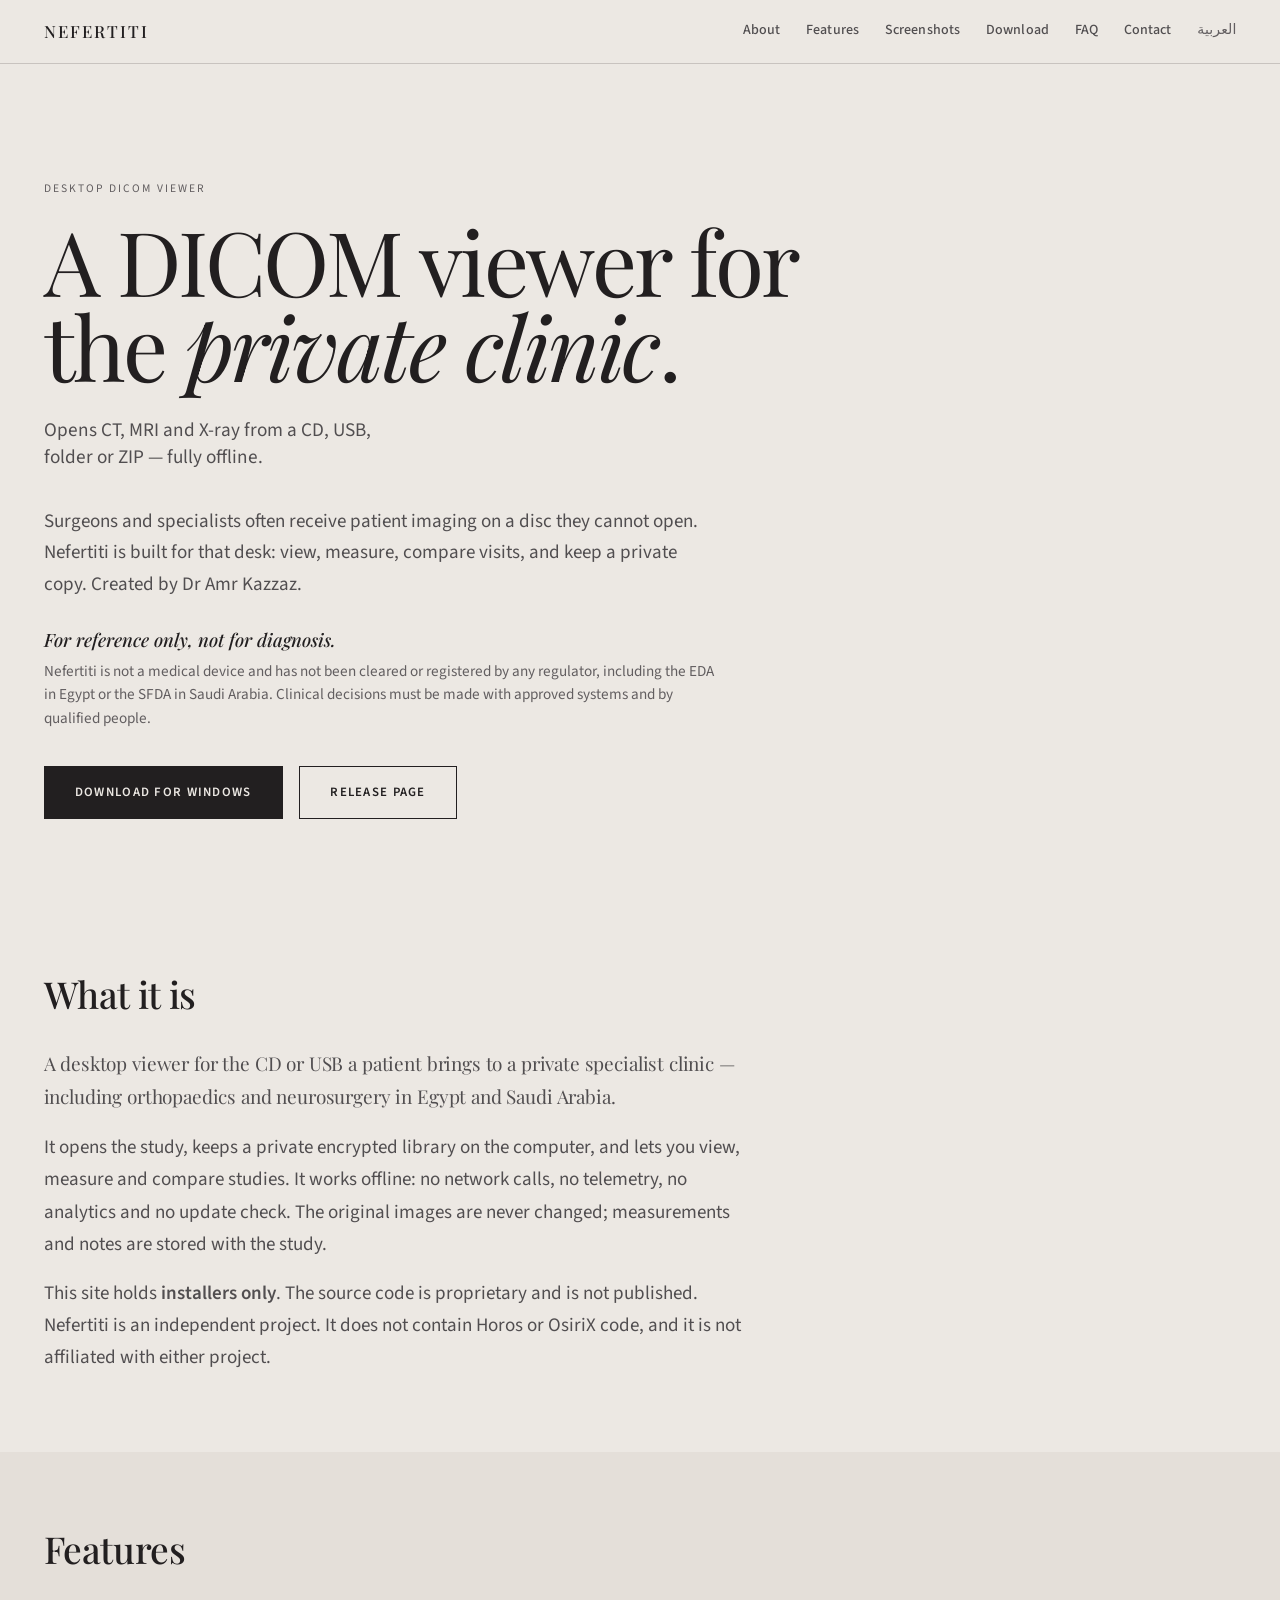
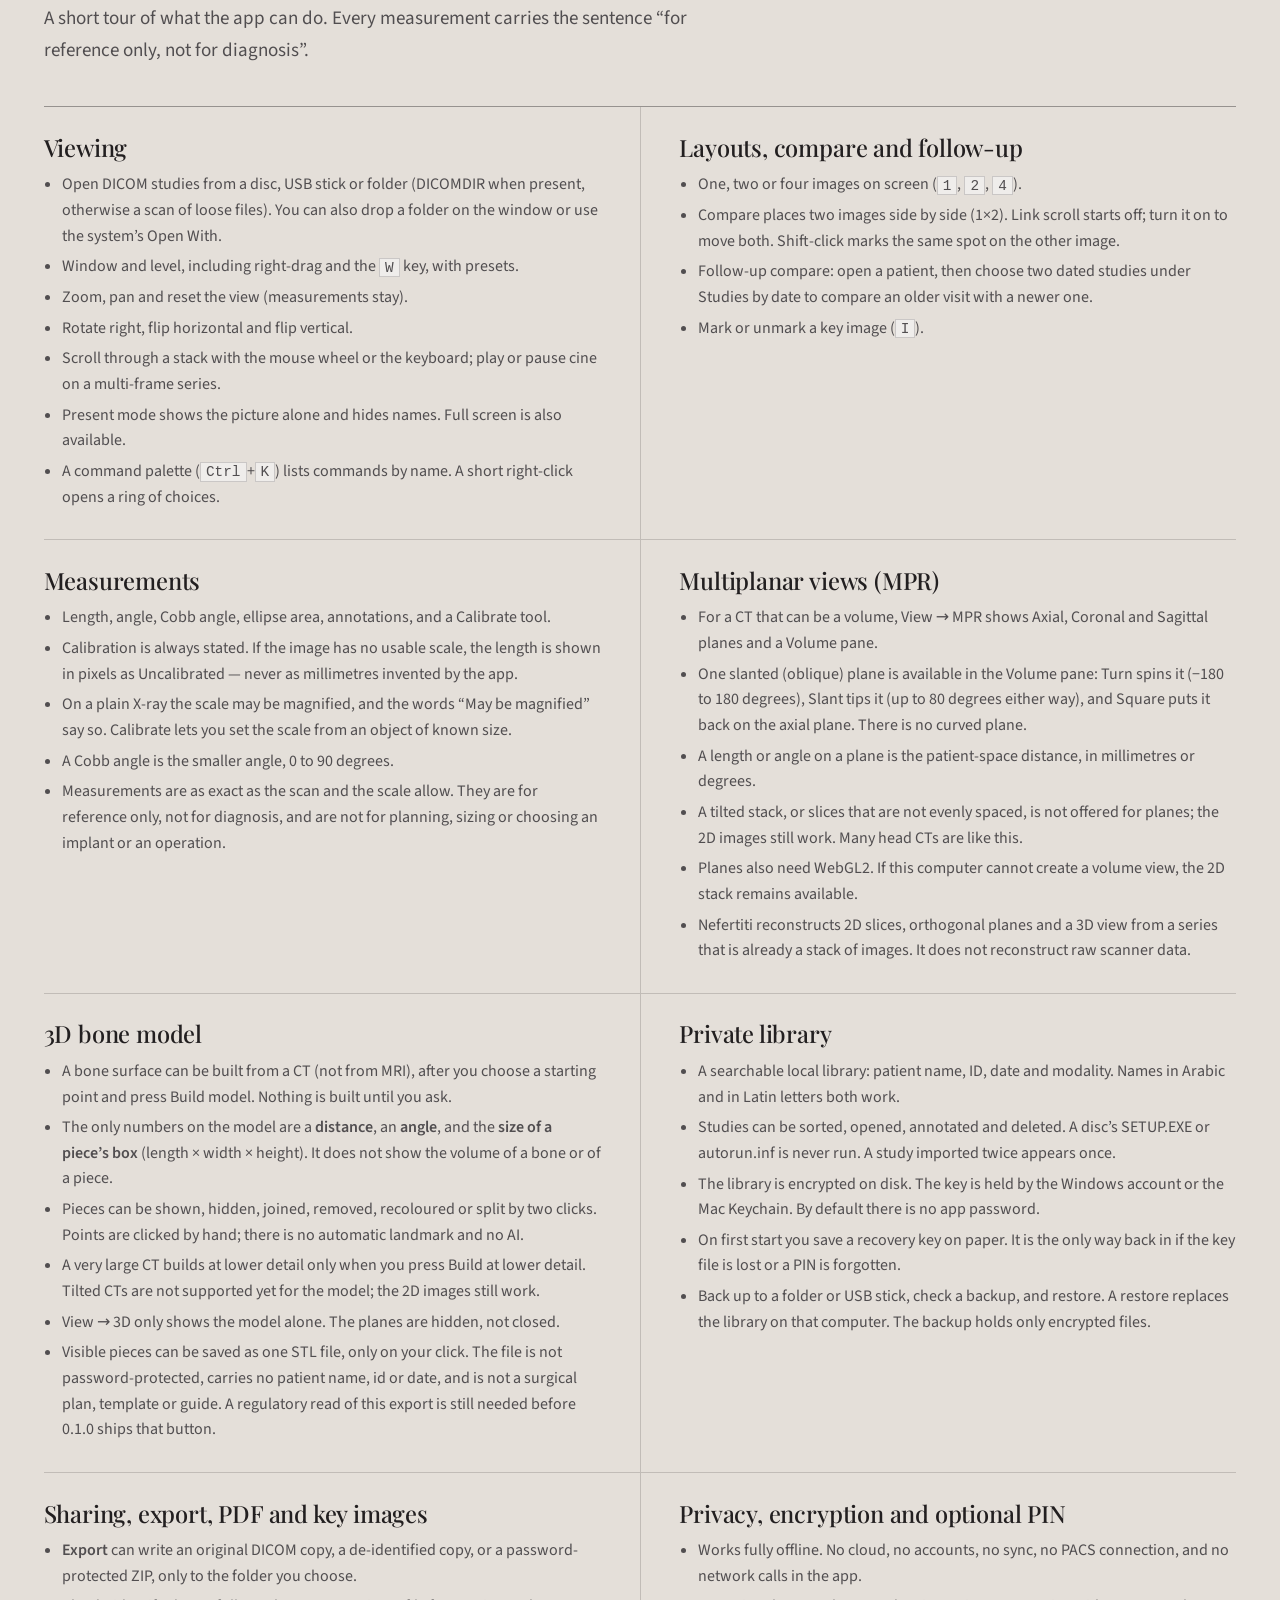
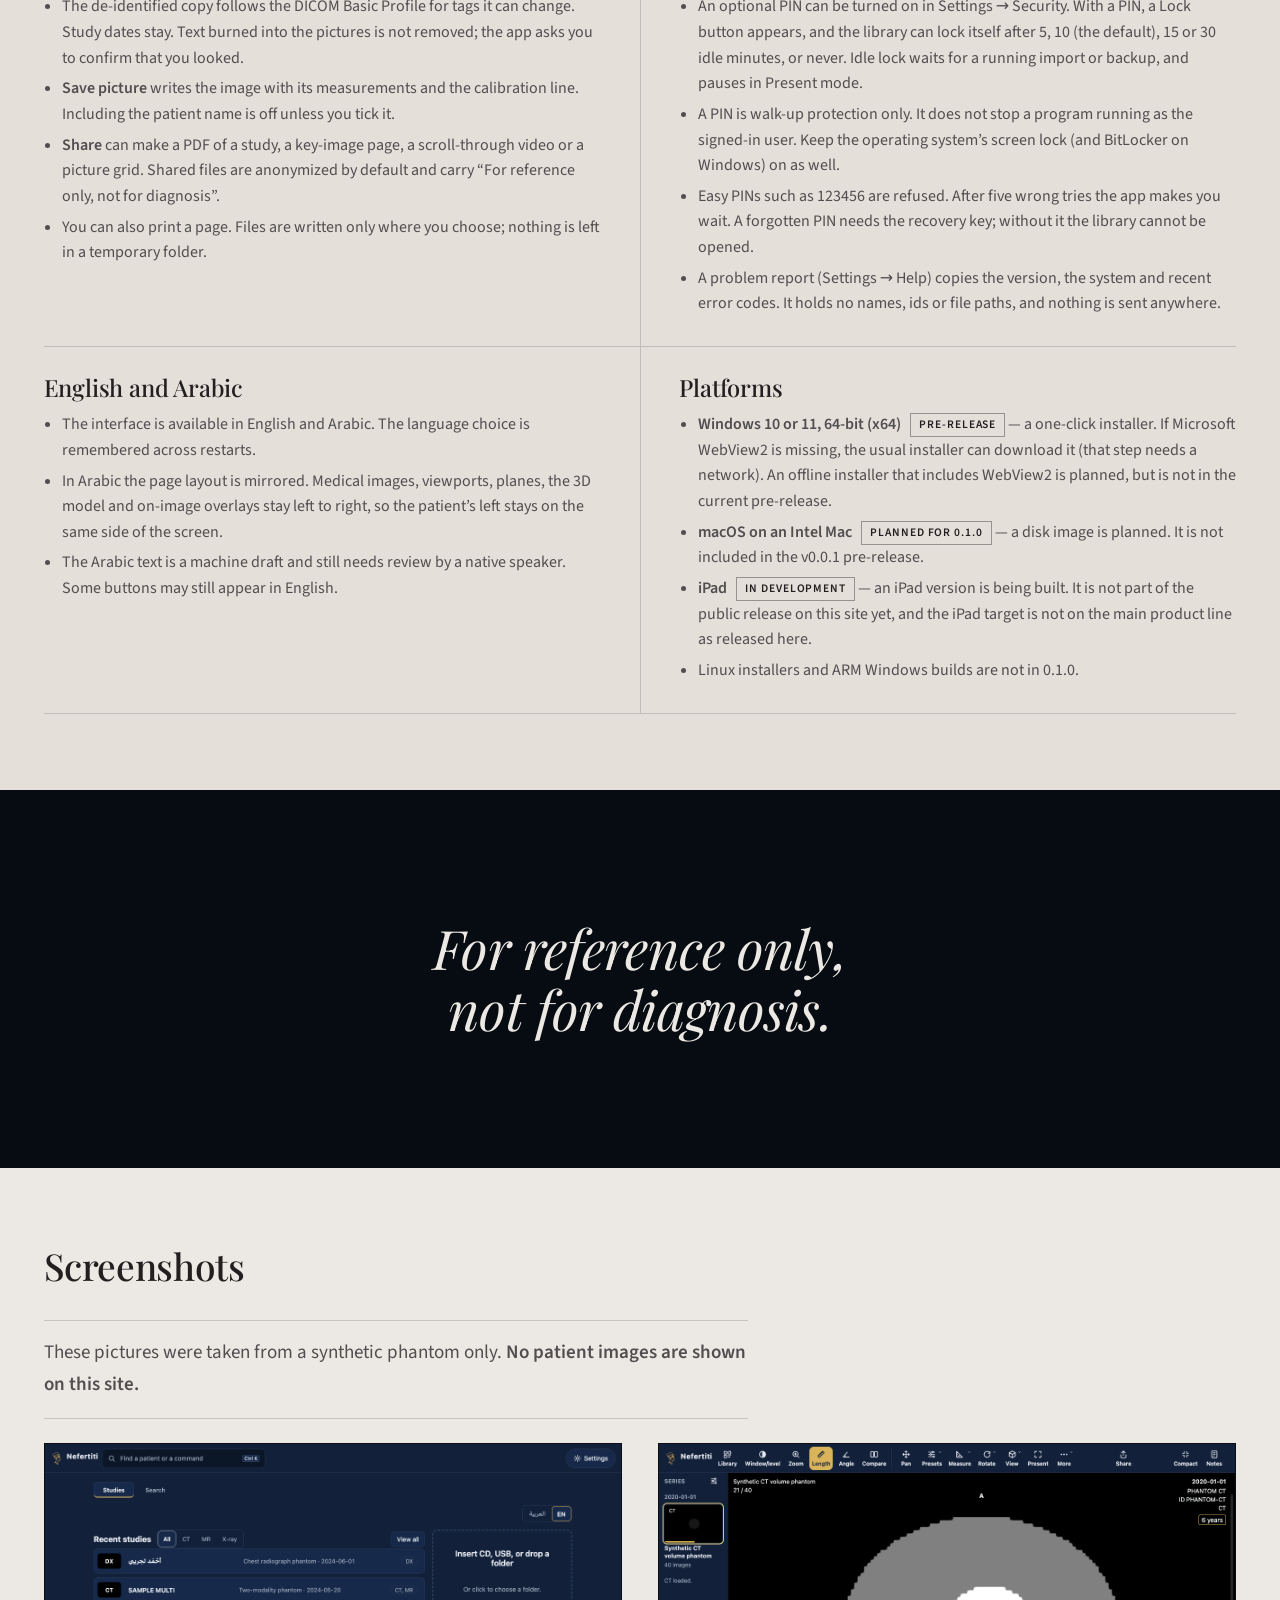
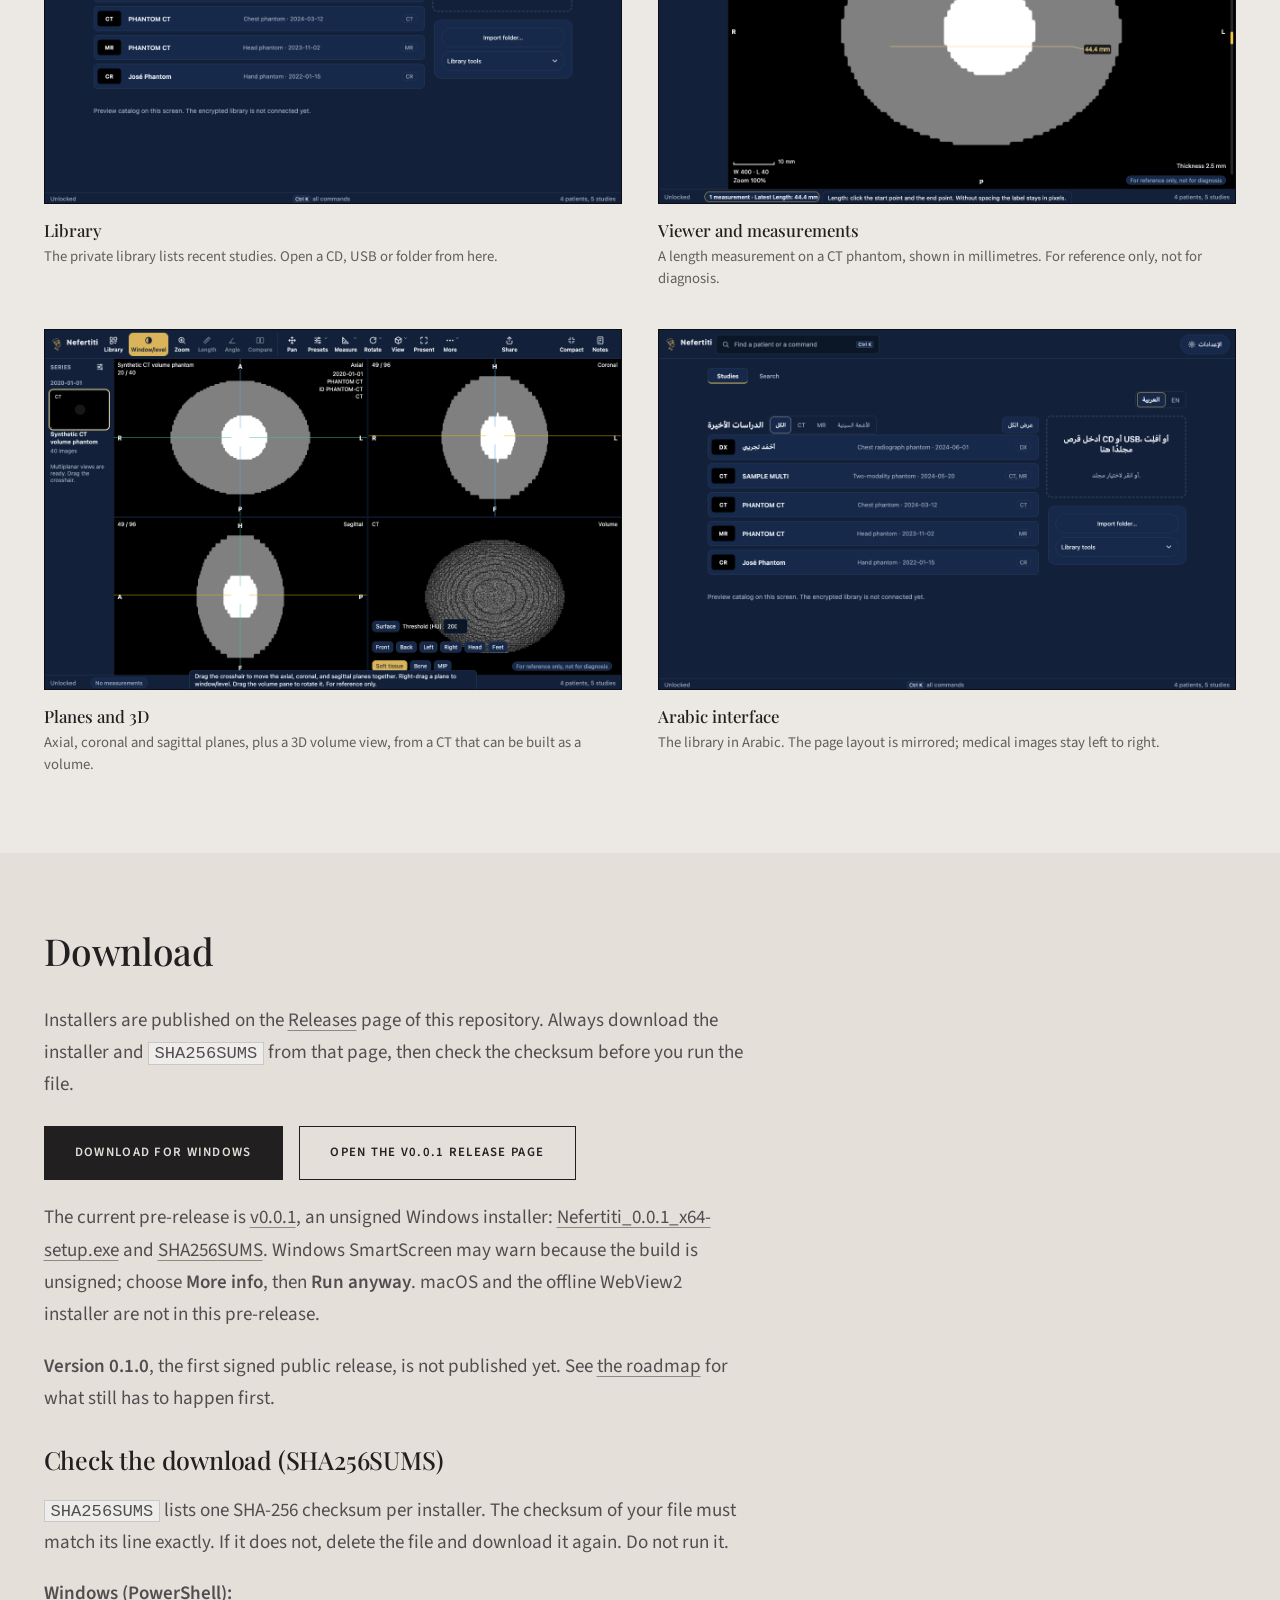
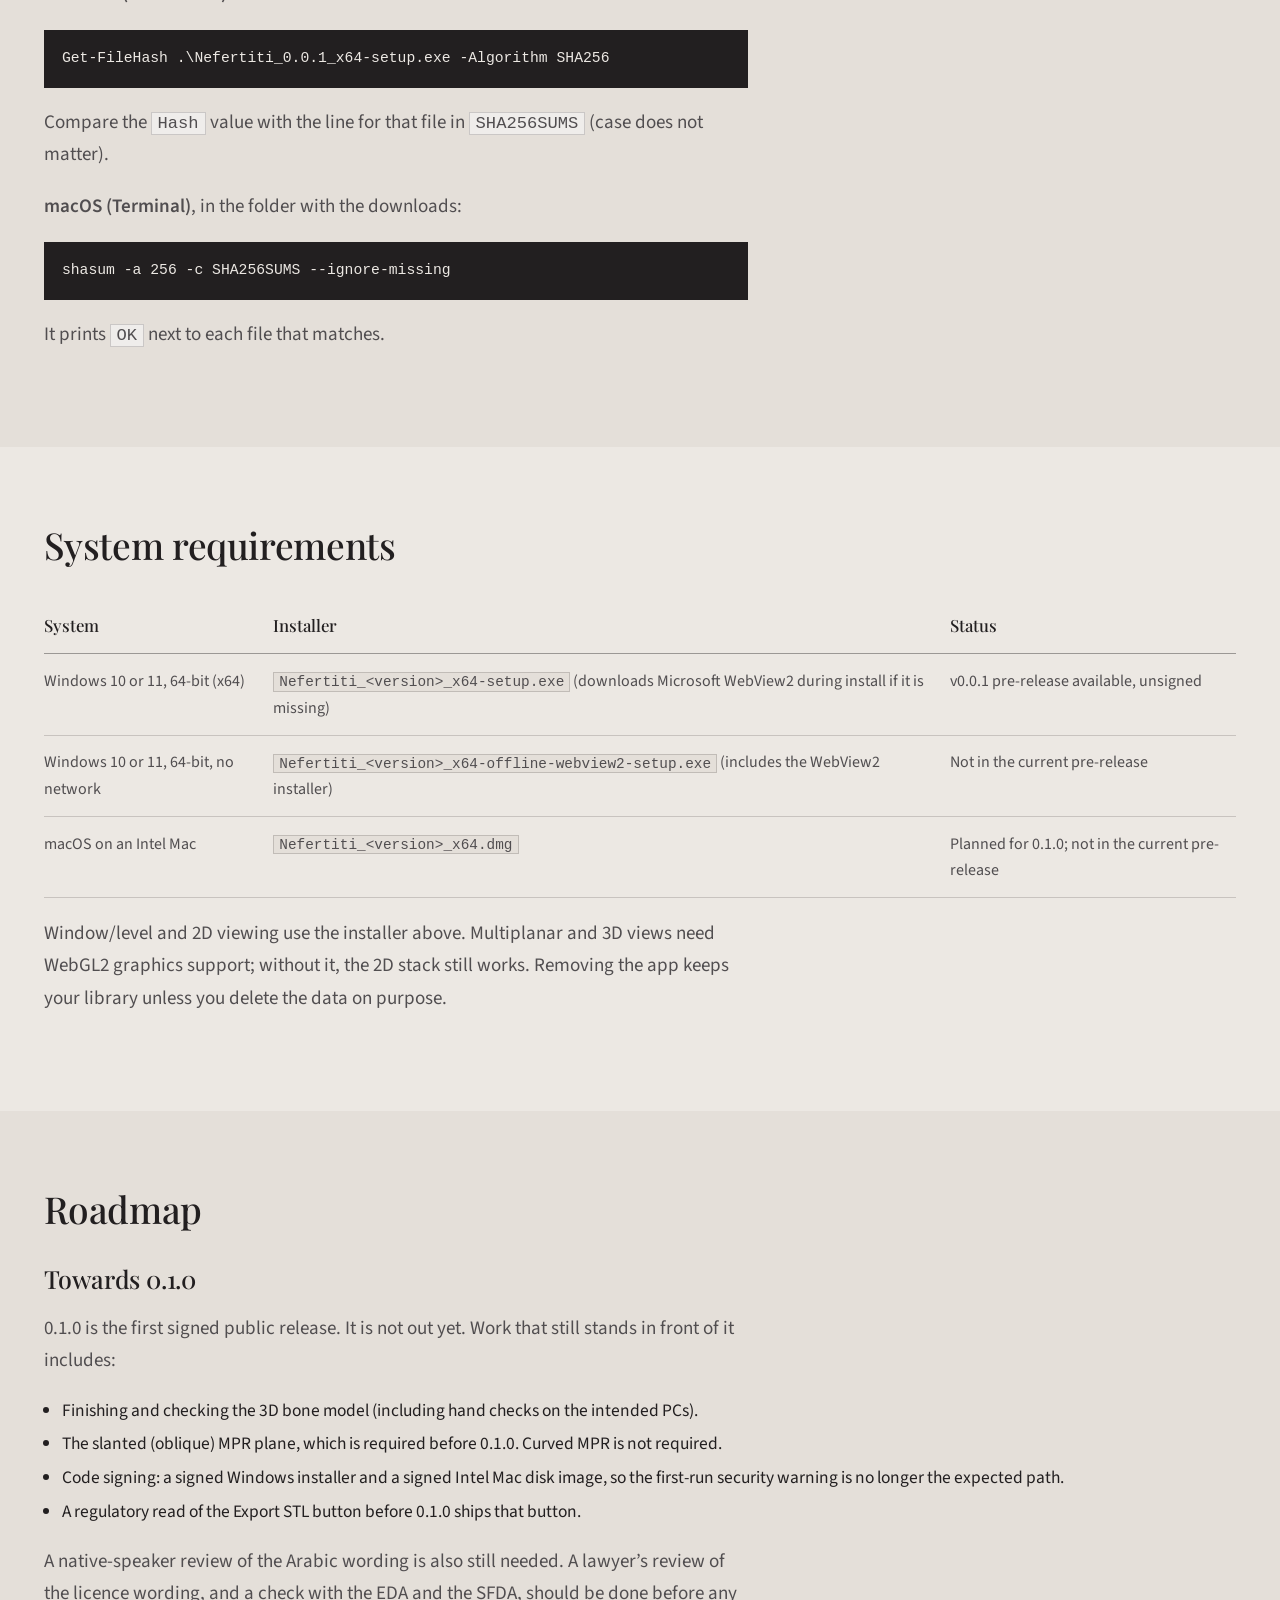
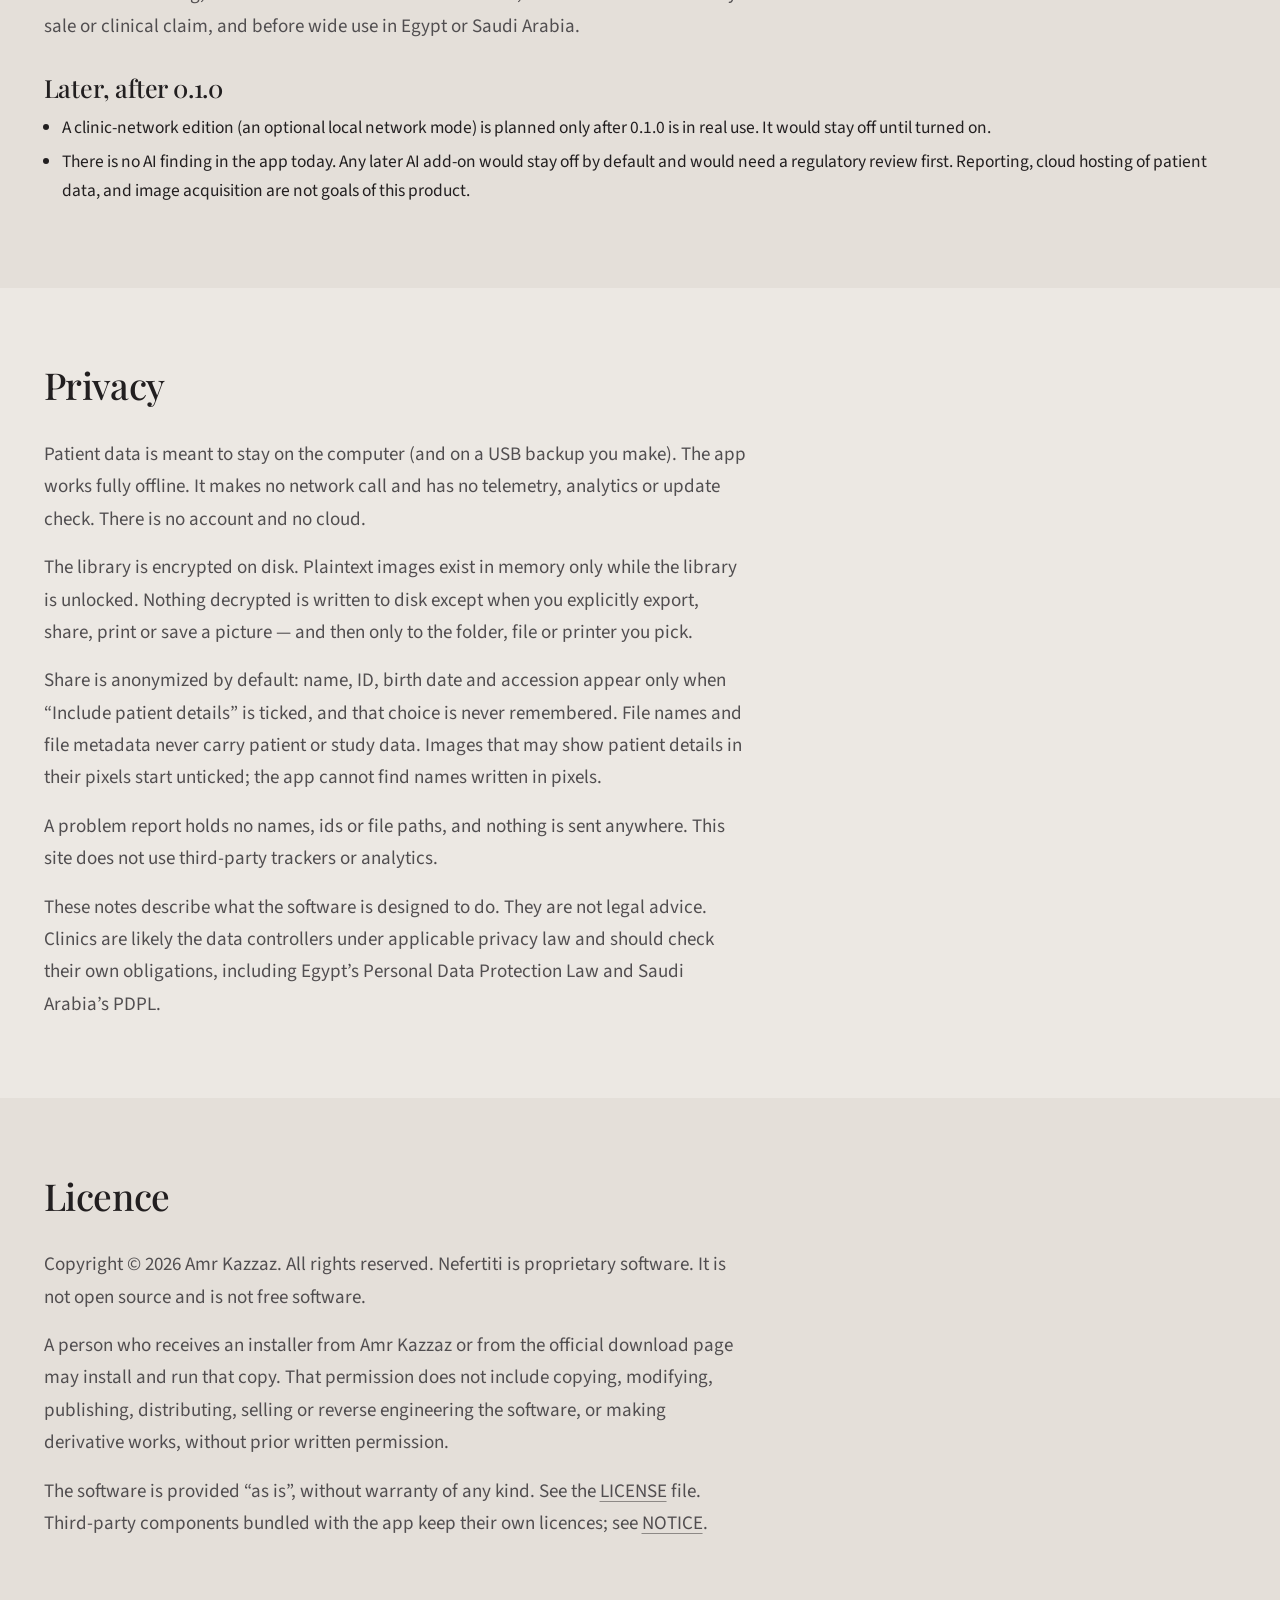
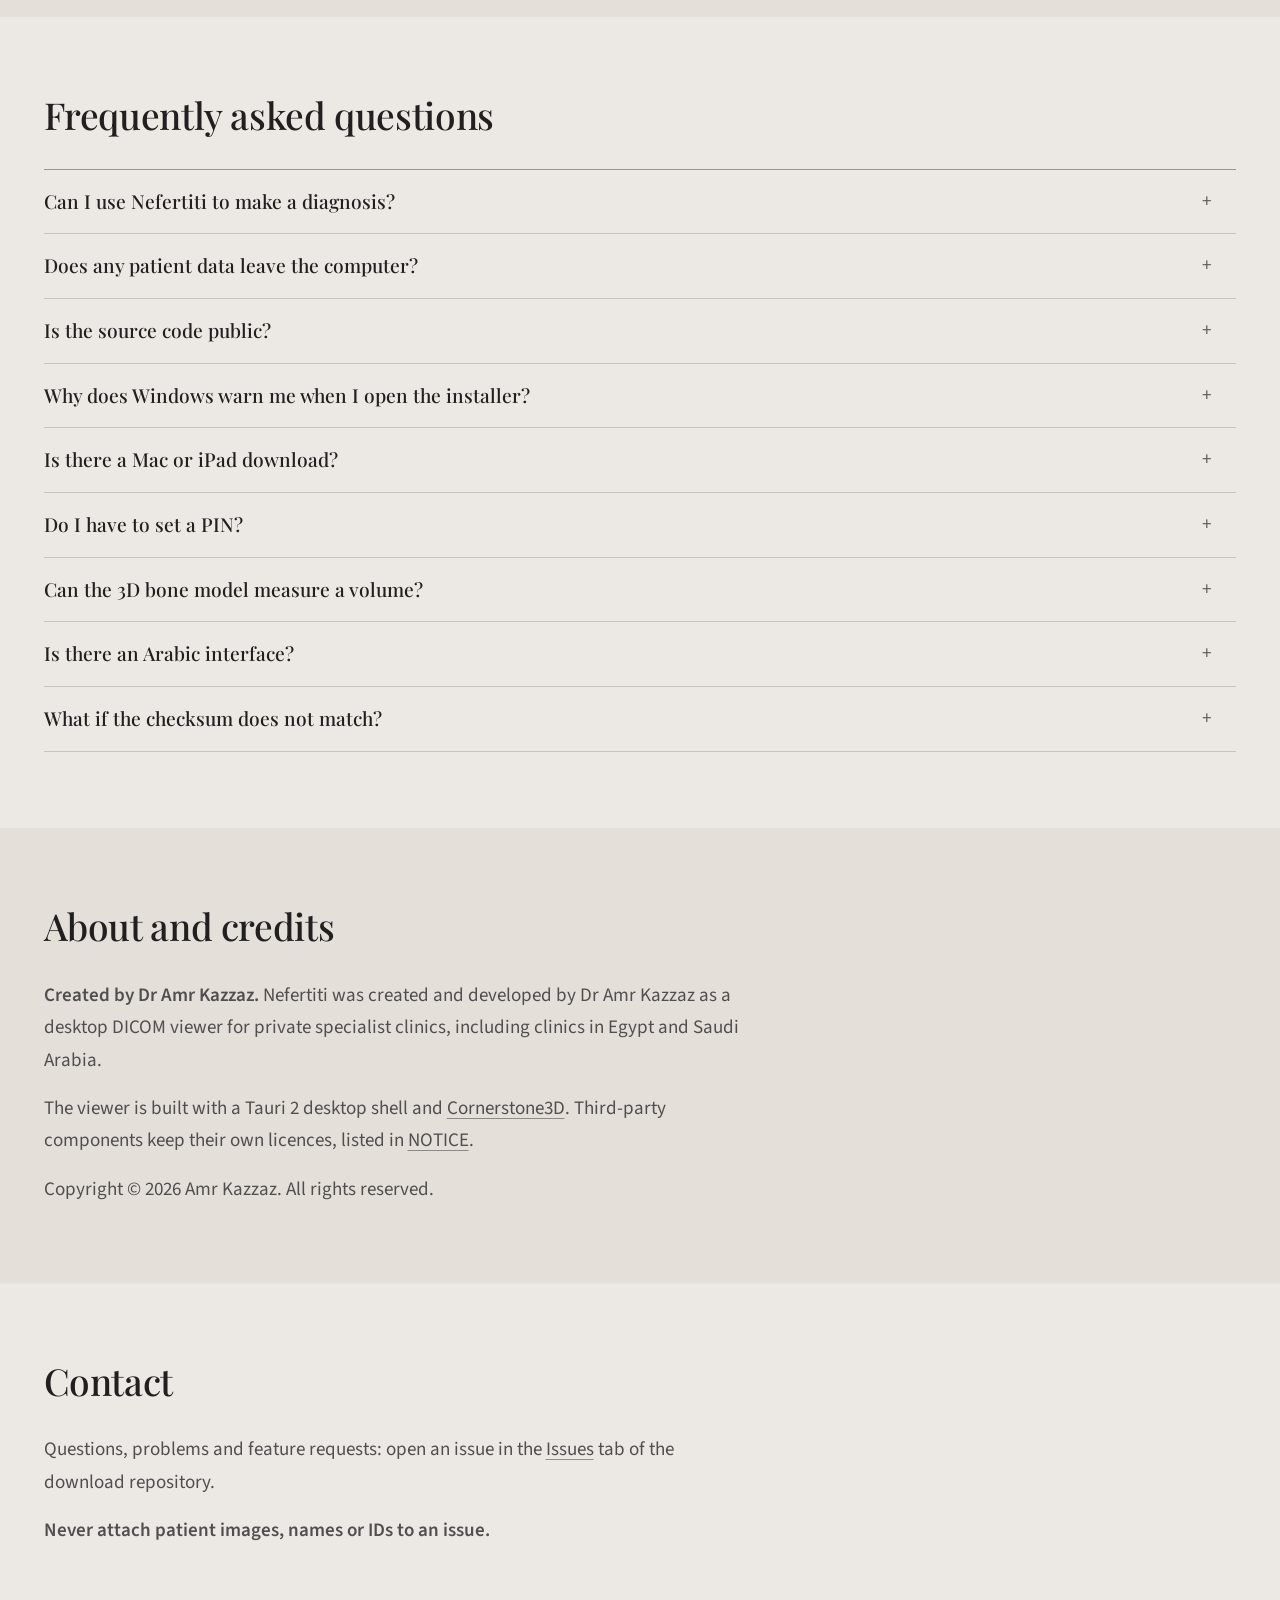
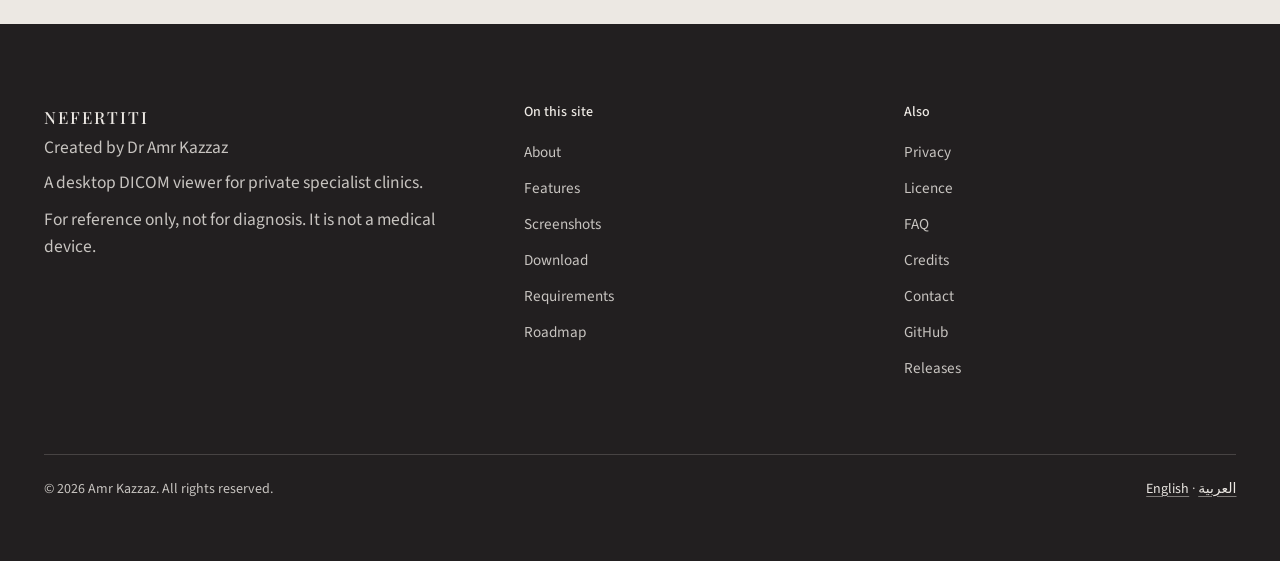
<file: docs/index.html>
<!DOCTYPE html>
<html lang="en">
<head>
  <meta charset="utf-8">
  <meta name="viewport" content="width=device-width, initial-scale=1">
  <title>Nefertiti — desktop DICOM viewer for private clinics</title>
  <meta name="description" content="Nefertiti is a desktop DICOM viewer for CT, MRI and X-ray images, made for private specialist clinics. For reference only, not for diagnosis. Created by Dr Amr Kazzaz.">
  <meta name="author" content="Dr Amr Kazzaz">
  <link rel="preload" href="fonts/nuFiD-vYSZviVYUb_rj3ij__anPXDTzYgA.woff2" as="font" type="font/woff2" crossorigin>
  <link rel="preload" href="fonts/nwpStKy2OAdR1K-IwhWudF-R3w8aZQ.woff2" as="font" type="font/woff2" crossorigin>
  <link rel="stylesheet" href="styles.css">
  <link rel="icon" href="favicon.svg" type="image/svg+xml">
  <link rel="icon" href="favicon-32.png" type="image/png" sizes="32x32">
  <link rel="apple-touch-icon" href="apple-touch-icon.png">
  <link rel="alternate" hreflang="ar" href="ar.html">
  <link rel="alternate" hreflang="en" href="index.html">
  <link rel="canonical" href="https://amrkz.github.io/Nefertiti-releases/">
</head>
<body>
  <a class="skip" href="#main">Skip to content</a>
  <header class="masthead">
    <div class="masthead__in">
      <a class="wordmark" href="index.html">Nefertiti</a>
      <button class="burger" type="button" aria-expanded="false" aria-controls="nav">Menu</button>
      <nav class="nav" id="nav" aria-label="Page sections">
        <a href="#about">About</a>
        <a href="#features">Features</a>
        <a href="#screenshots">Screenshots</a>
        <a href="#download">Download</a>
        <a href="#faq">FAQ</a>
        <a href="#contact">Contact</a>
        <a class="lang" href="ar.html" lang="ar" hreflang="ar">العربية</a>
      </nav>
    </div>
  </header>

  <main id="main">
    <section class="hero">
      <p class="kicker">Desktop DICOM viewer</p>
      <h1 class="hero__sig">A DICOM viewer for the <em>private clinic</em>.</h1>
      <p class="hero__sub">Opens CT, MRI and X-ray from a CD, USB, folder or ZIP — fully offline.</p>
      <p class="hero__claim">Surgeons and specialists often receive patient imaging on a disc they cannot open. Nefertiti is built for that desk: view, measure, compare visits, and keep a private copy. Created by Dr Amr Kazzaz.</p>
      <p class="hero__note"><strong>For reference only, not for diagnosis.</strong> Nefertiti is not a medical device and has not been cleared or registered by any regulator, including the EDA in Egypt or the SFDA in Saudi Arabia. Clinical decisions must be made with approved systems and by qualified people.</p>
      <div class="hero__actions">
        <a class="btn" href="https://github.com/Amrkz/Nefertiti-releases/releases/download/v0.0.1/Nefertiti_0.0.1_x64-setup.exe">Download for Windows</a>
        <a class="btn btn--ghost" href="https://github.com/Amrkz/Nefertiti-releases/releases/tag/v0.0.1">Release page</a>
      </div>
    </section>

    <section class="bande" id="about">
      <h2 class="section-titre">What it is</h2>
      <p class="lede">A desktop viewer for the CD or USB a patient brings to a private specialist clinic — including orthopaedics and neurosurgery in Egypt and Saudi Arabia.</p>
      <div class="prose">
        <p>It opens the study, keeps a private encrypted library on the computer, and lets you view, measure and compare studies. It works offline: no network calls, no telemetry, no analytics and no update check. The original images are never changed; measurements and notes are stored with the study.</p>
        <p>This site holds <strong>installers only</strong>. The source code is proprietary and is not published. Nefertiti is an independent project. It does not contain Horos or OsiriX code, and it is not affiliated with either project.</p>
      </div>
    </section>

    <section class="bande band--paper-high" id="features">
      <h2 class="section-titre">Features</h2>
      <p class="intro">A short tour of what the app can do. Every measurement carries the sentence “for reference only, not for diagnosis”.</p>

      <div class="comps">
        <article class="comp" id="viewing">
          <h3 class="comp__t">Viewing</h3>
          <div class="comp__c">
            <ul>
              <li>Open DICOM studies from a disc, USB stick or folder (DICOMDIR when present, otherwise a scan of loose files). You can also drop a folder on the window or use the system’s Open With.</li>
              <li>Window and level, including right-drag and the <kbd>W</kbd> key, with presets.</li>
              <li>Zoom, pan and reset the view (measurements stay).</li>
              <li>Rotate right, flip horizontal and flip vertical.</li>
              <li>Scroll through a stack with the mouse wheel or the keyboard; play or pause cine on a multi-frame series.</li>
              <li>Present mode shows the picture alone and hides names. Full screen is also available.</li>
              <li>A command palette (<kbd>Ctrl</kbd>+<kbd>K</kbd>) lists commands by name. A short right-click opens a ring of choices.</li>
            </ul>
          </div>
        </article>

        <article class="comp" id="layouts">
          <h3 class="comp__t">Layouts, compare and follow-up</h3>
          <div class="comp__c">
            <ul>
              <li>One, two or four images on screen (<kbd>1</kbd>, <kbd>2</kbd>, <kbd>4</kbd>).</li>
              <li>Compare places two images side by side (1×2). Link scroll starts off; turn it on to move both. Shift-click marks the same spot on the other image.</li>
              <li>Follow-up compare: open a patient, then choose two dated studies under Studies by date to compare an older visit with a newer one.</li>
              <li>Mark or unmark a key image (<kbd>I</kbd>).</li>
            </ul>
          </div>
        </article>

        <article class="comp" id="measurements">
          <h3 class="comp__t">Measurements</h3>
          <div class="comp__c">
            <ul>
              <li>Length, angle, Cobb angle, ellipse area, annotations, and a Calibrate tool.</li>
              <li>Calibration is always stated. If the image has no usable scale, the length is shown in pixels as Uncalibrated — never as millimetres invented by the app.</li>
              <li>On a plain X-ray the scale may be magnified, and the words “May be magnified” say so. Calibrate lets you set the scale from an object of known size.</li>
              <li>A Cobb angle is the smaller angle, 0 to 90 degrees.</li>
              <li>Measurements are as exact as the scan and the scale allow. They are for reference only, not for diagnosis, and are not for planning, sizing or choosing an implant or an operation.</li>
            </ul>
          </div>
        </article>

        <article class="comp" id="mpr">
          <h3 class="comp__t">Multiplanar views (MPR)</h3>
          <div class="comp__c">
            <ul>
              <li>For a CT that can be a volume, View → MPR shows Axial, Coronal and Sagittal planes and a Volume pane.</li>
              <li>One slanted (oblique) plane is available in the Volume pane: Turn spins it (−180 to 180 degrees), Slant tips it (up to 80 degrees either way), and Square puts it back on the axial plane. There is no curved plane.</li>
              <li>A length or angle on a plane is the patient-space distance, in millimetres or degrees.</li>
              <li>A tilted stack, or slices that are not evenly spaced, is not offered for planes; the 2D images still work. Many head CTs are like this.</li>
              <li>Planes also need WebGL2. If this computer cannot create a volume view, the 2D stack remains available.</li>
              <li>Nefertiti reconstructs 2D slices, orthogonal planes and a 3D view from a series that is already a stack of images. It does not reconstruct raw scanner data.</li>
            </ul>
          </div>
        </article>

        <article class="comp" id="model3d">
          <h3 class="comp__t">3D bone model</h3>
          <div class="comp__c">
            <ul>
              <li>A bone surface can be built from a CT (not from MRI), after you choose a starting point and press Build model. Nothing is built until you ask.</li>
              <li>The only numbers on the model are a <strong>distance</strong>, an <strong>angle</strong>, and the <strong>size of a piece’s box</strong> (length × width × height). It does not show the volume of a bone or of a piece.</li>
              <li>Pieces can be shown, hidden, joined, removed, recoloured or split by two clicks. Points are clicked by hand; there is no automatic landmark and no AI.</li>
              <li>A very large CT builds at lower detail only when you press Build at lower detail. Tilted CTs are not supported yet for the model; the 2D images still work.</li>
              <li>View → 3D only shows the model alone. The planes are hidden, not closed.</li>
              <li>Visible pieces can be saved as one STL file, only on your click. The file is not password-protected, carries no patient name, id or date, and is not a surgical plan, template or guide. A regulatory read of this export is still needed before 0.1.0 ships that button.</li>
            </ul>
          </div>
        </article>

        <article class="comp" id="library">
          <h3 class="comp__t">Private library</h3>
          <div class="comp__c">
            <ul>
              <li>A searchable local library: patient name, ID, date and modality. Names in Arabic and in Latin letters both work.</li>
              <li>Studies can be sorted, opened, annotated and deleted. A disc’s SETUP.EXE or autorun.inf is never run. A study imported twice appears once.</li>
              <li>The library is encrypted on disk. The key is held by the Windows account or the Mac Keychain. By default there is no app password.</li>
              <li>On first start you save a recovery key on paper. It is the only way back in if the key file is lost or a PIN is forgotten.</li>
              <li>Back up to a folder or USB stick, check a backup, and restore. A restore replaces the library on that computer. The backup holds only encrypted files.</li>
            </ul>
          </div>
        </article>

        <article class="comp" id="share">
          <h3 class="comp__t">Sharing, export, PDF and key images</h3>
          <div class="comp__c">
            <ul>
              <li><strong>Export</strong> can write an original DICOM copy, a de-identified copy, or a password-protected ZIP, only to the folder you choose.</li>
              <li>The de-identified copy follows the DICOM Basic Profile for tags it can change. Study dates stay. Text burned into the pictures is not removed; the app asks you to confirm that you looked.</li>
              <li><strong>Save picture</strong> writes the image with its measurements and the calibration line. Including the patient name is off unless you tick it.</li>
              <li><strong>Share</strong> can make a PDF of a study, a key-image page, a scroll-through video or a picture grid. Shared files are anonymized by default and carry “For reference only, not for diagnosis”.</li>
              <li>You can also print a page. Files are written only where you choose; nothing is left in a temporary folder.</li>
            </ul>
          </div>
        </article>

        <article class="comp" id="lock">
          <h3 class="comp__t">Privacy, encryption and optional PIN</h3>
          <div class="comp__c">
            <ul>
              <li>Works fully offline. No cloud, no accounts, no sync, no PACS connection, and no network calls in the app.</li>
              <li>An optional PIN can be turned on in Settings → Security. With a PIN, a Lock button appears, and the library can lock itself after 5, 10 (the default), 15 or 30 idle minutes, or never. Idle lock waits for a running import or backup, and pauses in Present mode.</li>
              <li>A PIN is walk-up protection only. It does not stop a program running as the signed-in user. Keep the operating system’s screen lock (and BitLocker on Windows) on as well.</li>
              <li>Easy PINs such as 123456 are refused. After five wrong tries the app makes you wait. A forgotten PIN needs the recovery key; without it the library cannot be opened.</li>
              <li>A problem report (Settings → Help) copies the version, the system and recent error codes. It holds no names, ids or file paths, and nothing is sent anywhere.</li>
            </ul>
          </div>
        </article>

        <article class="comp" id="arabic">
          <h3 class="comp__t">English and Arabic</h3>
          <div class="comp__c">
            <ul>
              <li>The interface is available in English and Arabic. The language choice is remembered across restarts.</li>
              <li>In Arabic the page layout is mirrored. Medical images, viewports, planes, the 3D model and on-image overlays stay left to right, so the patient’s left stays on the same side of the screen.</li>
              <li>The Arabic text is a machine draft and still needs review by a native speaker. Some buttons may still appear in English.</li>
            </ul>
          </div>
        </article>

        <article class="comp" id="platforms">
          <h3 class="comp__t">Platforms</h3>
          <div class="comp__c">
            <ul>
              <li><strong>Windows 10 or 11, 64-bit (x64)</strong> <span class="status status-now">Pre-release</span> — a one-click installer. If Microsoft WebView2 is missing, the usual installer can download it (that step needs a network). An offline installer that includes WebView2 is planned, but is not in the current pre-release.</li>
              <li><strong>macOS on an Intel Mac</strong> <span class="status status-soon">Planned for 0.1.0</span> — a disk image is planned. It is not included in the v0.0.1 pre-release.</li>
              <li><strong>iPad</strong> <span class="status status-dev">In development</span> — an iPad version is being built. It is not part of the public release on this site yet, and the iPad target is not on the main product line as released here.</li>
              <li>Linux installers and ARM Windows builds are not in 0.1.0.</li>
            </ul>
          </div>
        </article>
      </div>
    </section>

    <section class="photo" aria-label="Intended use">
      <p class="photo__q">For reference only, not for diagnosis.</p>
    </section>

    <section class="bande" id="screenshots">
      <h2 class="section-titre">Screenshots</h2>
      <p class="note">These pictures were taken from a synthetic phantom only. <strong>No patient images are shown on this site.</strong></p>
      <div class="shots">
        <figure class="shot">
          <img src="images/01-library-en.png" width="1280" height="800" alt="Nefertiti library in English, listing recent synthetic phantom studies and a drop zone for a CD, USB or folder.">
          <figcaption><strong>Library</strong> The private library lists recent studies. Open a CD, USB or folder from here.</figcaption>
        </figure>
        <figure class="shot">
          <img src="images/02-viewer-measurements-en.png" width="1280" height="800" alt="Nefertiti viewer showing a length measurement of 44.4 mm on a synthetic CT phantom, with the note for reference only, not for diagnosis.">
          <figcaption><strong>Viewer and measurements</strong> A length measurement on a CT phantom, shown in millimetres. For reference only, not for diagnosis.</figcaption>
        </figure>
        <figure class="shot">
          <img src="images/03-mpr-3d-en.png" width="1280" height="800" alt="Nefertiti multiplanar view of a synthetic CT phantom, with axial, coronal and sagittal planes and a 3D volume pane.">
          <figcaption><strong>Planes and 3D</strong> Axial, coronal and sagittal planes, plus a 3D volume view, from a CT that can be built as a volume.</figcaption>
        </figure>
        <figure class="shot">
          <img src="images/04-library-ar.png" width="1280" height="800" alt="Nefertiti library in Arabic, with a mirrored layout and the same synthetic phantom studies.">
          <figcaption><strong>Arabic interface</strong> The library in Arabic. The page layout is mirrored; medical images stay left to right.</figcaption>
        </figure>
      </div>
    </section>

    <section class="bande band--paper-high" id="download">
      <h2 class="section-titre">Download</h2>
      <p>Installers are published on the <a href="https://github.com/Amrkz/Nefertiti-releases/releases">Releases</a> page of this repository. Always download the installer and <code>SHA256SUMS</code> from that page, then check the checksum before you run the file.</p>
      <p class="download-actions">
        <a class="btn" href="https://github.com/Amrkz/Nefertiti-releases/releases/download/v0.0.1/Nefertiti_0.0.1_x64-setup.exe">Download for Windows</a>
        <a class="btn btn--ghost" href="https://github.com/Amrkz/Nefertiti-releases/releases/tag/v0.0.1">Open the v0.0.1 release page</a>
      </p>
      <p>The current pre-release is <a href="https://github.com/Amrkz/Nefertiti-releases/releases/tag/v0.0.1">v0.0.1</a>, an unsigned Windows installer: <a href="https://github.com/Amrkz/Nefertiti-releases/releases/download/v0.0.1/Nefertiti_0.0.1_x64-setup.exe">Nefertiti_0.0.1_x64-setup.exe</a> and <a href="https://github.com/Amrkz/Nefertiti-releases/releases/download/v0.0.1/SHA256SUMS">SHA256SUMS</a>. Windows SmartScreen may warn because the build is unsigned; choose <strong>More info</strong>, then <strong>Run anyway</strong>. macOS and the offline WebView2 installer are not in this pre-release.</p>
      <p><strong>Version 0.1.0</strong>, the first signed public release, is not published yet. See <a href="#roadmap">the roadmap</a> for what still has to happen first.</p>

      <h3 class="sub-titre">Check the download (SHA256SUMS)</h3>
      <p><code>SHA256SUMS</code> lists one SHA-256 checksum per installer. The checksum of your file must match its line exactly. If it does not, delete the file and download it again. Do not run it.</p>
      <p><strong>Windows (PowerShell):</strong></p>
      <pre><code>Get-FileHash .\Nefertiti_0.0.1_x64-setup.exe -Algorithm SHA256</code></pre>
      <p>Compare the <code>Hash</code> value with the line for that file in <code>SHA256SUMS</code> (case does not matter).</p>
      <p><strong>macOS (Terminal)</strong>, in the folder with the downloads:</p>
      <pre><code>shasum -a 256 -c SHA256SUMS --ignore-missing</code></pre>
      <p>It prints <code>OK</code> next to each file that matches.</p>
    </section>

    <section class="bande" id="requirements">
      <h2 class="section-titre">System requirements</h2>
      <div class="table-wrap">
        <table>
          <thead>
            <tr><th>System</th><th>Installer</th><th>Status</th></tr>
          </thead>
          <tbody>
            <tr>
              <td>Windows 10 or 11, 64-bit (x64)</td>
              <td><code>Nefertiti_&lt;version&gt;_x64-setup.exe</code> (downloads Microsoft WebView2 during install if it is missing)</td>
              <td>v0.0.1 pre-release available, unsigned</td>
            </tr>
            <tr>
              <td>Windows 10 or 11, 64-bit, no network</td>
              <td><code>Nefertiti_&lt;version&gt;_x64-offline-webview2-setup.exe</code> (includes the WebView2 installer)</td>
              <td>Not in the current pre-release</td>
            </tr>
            <tr>
              <td>macOS on an Intel Mac</td>
              <td><code>Nefertiti_&lt;version&gt;_x64.dmg</code></td>
              <td>Planned for 0.1.0; not in the current pre-release</td>
            </tr>
          </tbody>
        </table>
      </div>
      <p>Window/level and 2D viewing use the installer above. Multiplanar and 3D views need WebGL2 graphics support; without it, the 2D stack still works. Removing the app keeps your library unless you delete the data on purpose.</p>
    </section>

    <section class="bande band--paper-high" id="roadmap">
      <h2 class="section-titre">Roadmap</h2>
      <h3 class="sub-titre">Towards 0.1.0</h3>
      <p>0.1.0 is the first signed public release. It is not out yet. Work that still stands in front of it includes:</p>
      <ul class="clean">
        <li>Finishing and checking the 3D bone model (including hand checks on the intended PCs).</li>
        <li>The slanted (oblique) MPR plane, which is required before 0.1.0. Curved MPR is not required.</li>
        <li>Code signing: a signed Windows installer and a signed Intel Mac disk image, so the first-run security warning is no longer the expected path.</li>
        <li>A regulatory read of the Export STL button before 0.1.0 ships that button.</li>
      </ul>
      <p>A native-speaker review of the Arabic wording is also still needed. A lawyer’s review of the licence wording, and a check with the EDA and the SFDA, should be done before any sale or clinical claim, and before wide use in Egypt or Saudi Arabia.</p>
      <h3 class="sub-titre">Later, after 0.1.0</h3>
      <ul class="clean">
        <li>A clinic-network edition (an optional local network mode) is planned only after 0.1.0 is in real use. It would stay off until turned on.</li>
        <li>There is no AI finding in the app today. Any later AI add-on would stay off by default and would need a regulatory review first. Reporting, cloud hosting of patient data, and image acquisition are not goals of this product.</li>
      </ul>
    </section>

    <section class="bande" id="privacy">
      <h2 class="section-titre">Privacy</h2>
      <div class="prose">
        <p>Patient data is meant to stay on the computer (and on a USB backup you make). The app works fully offline. It makes no network call and has no telemetry, analytics or update check. There is no account and no cloud.</p>
        <p>The library is encrypted on disk. Plaintext images exist in memory only while the library is unlocked. Nothing decrypted is written to disk except when you explicitly export, share, print or save a picture — and then only to the folder, file or printer you pick.</p>
        <p>Share is anonymized by default: name, ID, birth date and accession appear only when “Include patient details” is ticked, and that choice is never remembered. File names and file metadata never carry patient or study data. Images that may show patient details in their pixels start unticked; the app cannot find names written in pixels.</p>
        <p>A problem report holds no names, ids or file paths, and nothing is sent anywhere. This site does not use third-party trackers or analytics.</p>
        <p class="muted">These notes describe what the software is designed to do. They are not legal advice. Clinics are likely the data controllers under applicable privacy law and should check their own obligations, including Egypt’s Personal Data Protection Law and Saudi Arabia’s PDPL.</p>
      </div>
    </section>

    <section class="bande band--paper-high" id="licence">
      <h2 class="section-titre">Licence</h2>
      <div class="prose">
        <p>Copyright © 2026 Amr Kazzaz. All rights reserved. Nefertiti is proprietary software. It is not open source and is not free software.</p>
        <p>A person who receives an installer from Amr Kazzaz or from the official download page may install and run that copy. That permission does not include copying, modifying, publishing, distributing, selling or reverse engineering the software, or making derivative works, without prior written permission.</p>
        <p>The software is provided “as is”, without warranty of any kind. See the <a href="https://github.com/Amrkz/Nefertiti-releases/blob/main/LICENSE">LICENSE</a> file. Third-party components bundled with the app keep their own licences; see <a href="https://github.com/Amrkz/Nefertiti-releases/blob/main/NOTICE">NOTICE</a>.</p>
      </div>
    </section>

    <section class="bande faq" id="faq">
      <h2 class="section-titre">Frequently asked questions</h2>

      <details>
        <summary>Can I use Nefertiti to make a diagnosis?</summary>
        <p>No. Nefertiti is for reference only, not for diagnosis. It is not a medical device and has not been cleared or registered by any regulator. Do not use it as the basis for a diagnosis. Clinical decisions must be made with approved systems and by qualified people.</p>
      </details>
      <details>
        <summary>Does any patient data leave the computer?</summary>
        <p>Not by itself. The app works offline and makes no network calls. Copies leave the device only when you export, share, print or save a picture, and only to the destination you choose. Shared files are anonymized by default.</p>
      </details>
      <details>
        <summary>Is the source code public?</summary>
        <p>No. The source is proprietary and is not published. This site and this repository provide installers, the licence and third-party notices only.</p>
      </details>
      <details>
        <summary>Why does Windows warn me when I open the installer?</summary>
        <p>The v0.0.1 pre-release is unsigned. Windows SmartScreen may warn; choose More info, then Run anyway, after you have checked the SHA-256 checksum. Signed installers are planned for 0.1.0.</p>
      </details>
      <details>
        <summary>Is there a Mac or iPad download?</summary>
        <p>Not in the current pre-release. A signed disk image for Intel Macs is planned for 0.1.0. An iPad version is in development and is not published here yet.</p>
      </details>
      <details>
        <summary>Do I have to set a PIN?</summary>
        <p>No. On first start you can choose a PIN, or choose “This is my personal computer: no PIN”. You can change that later in Settings → Security. The files are encrypted on disk either way. If other people can sit at the computer, turn a PIN on.</p>
      </details>
      <details>
        <summary>Can the 3D bone model measure a volume?</summary>
        <p>No. The only numbers on the model are a distance, an angle, and the size of a piece’s box. It does not use AI. It is for reference only, not for diagnosis, and only CT can be built into a model. Tilted CTs are not supported for planes or the model yet; the 2D images still work.</p>
      </details>
      <details>
        <summary>Is there an Arabic interface?</summary>
        <p>Yes. You can switch the language to Arabic. The layout is mirrored; medical images are not. The Arabic text is a machine draft awaiting a native-speaker review, and some labels may still be in English.</p>
      </details>
      <details>
        <summary>What if the checksum does not match?</summary>
        <p>Delete the file and download it again from the official Releases page. Do not run a file whose checksum does not match SHA256SUMS.</p>
      </details>
    </section>

    <section class="bande band--paper-high" id="credits">
      <h2 class="section-titre">About and credits</h2>
      <div class="prose">
        <p><strong>Created by Dr Amr Kazzaz.</strong> Nefertiti was created and developed by Dr Amr Kazzaz as a desktop DICOM viewer for private specialist clinics, including clinics in Egypt and Saudi Arabia.</p>
        <p>The viewer is built with a Tauri 2 desktop shell and <a href="https://github.com/cornerstonejs/cornerstone3D">Cornerstone3D</a>. Third-party components keep their own licences, listed in <a href="https://github.com/Amrkz/Nefertiti-releases/blob/main/NOTICE">NOTICE</a>.</p>
        <p>Copyright © 2026 Amr Kazzaz. All rights reserved.</p>
      </div>
    </section>

    <section class="bande" id="contact">
      <h2 class="section-titre">Contact</h2>
      <div class="prose">
        <p>Questions, problems and feature requests: open an issue in the <a href="https://github.com/Amrkz/Nefertiti-releases/issues">Issues</a> tab of the download repository.</p>
        <p><strong>Never attach patient images, names or IDs to an issue.</strong></p>
      </div>
    </section>
  </main>

  <footer class="foot">
    <div class="foot__grid">
      <div>
        <a class="foot__wm" href="index.html">Nefertiti</a>
        <p class="by">Created by Dr Amr Kazzaz</p>
        <p>A desktop DICOM viewer for private specialist clinics.</p>
        <p>For reference only, not for diagnosis. It is not a medical device.</p>
      </div>
      <div>
        <h3>On this site</h3>
        <ul>
          <li><a href="#about">About</a></li>
          <li><a href="#features">Features</a></li>
          <li><a href="#screenshots">Screenshots</a></li>
          <li><a href="#download">Download</a></li>
          <li><a href="#requirements">Requirements</a></li>
          <li><a href="#roadmap">Roadmap</a></li>
        </ul>
      </div>
      <div>
        <h3>Also</h3>
        <ul>
          <li><a href="#privacy">Privacy</a></li>
          <li><a href="#licence">Licence</a></li>
          <li><a href="#faq">FAQ</a></li>
          <li><a href="#credits">Credits</a></li>
          <li><a href="#contact">Contact</a></li>
          <li><a href="https://github.com/Amrkz/Nefertiti-releases">GitHub</a></li>
          <li><a href="https://github.com/Amrkz/Nefertiti-releases/releases">Releases</a></li>
        </ul>
      </div>
    </div>
    <div class="foot__base">
      <p>© 2026 Amr Kazzaz. All rights reserved.</p>
      <p><a href="index.html">English</a> · <a href="ar.html" lang="ar" hreflang="ar">العربية</a></p>
    </div>
    <p class="foot__counts"></p>
  </footer>

  <script>
    (function () {
      var btn = document.querySelector(".burger");
      var nav = document.getElementById("nav");
      if (!btn || !nav) return;
      function close() {
        btn.setAttribute("aria-expanded", "false");
        nav.classList.remove("is-open");
        document.body.classList.remove("nav-open");
      }
      function toggle() {
        var open = btn.getAttribute("aria-expanded") === "true";
        if (open) close();
        else {
          btn.setAttribute("aria-expanded", "true");
          nav.classList.add("is-open");
          document.body.classList.add("nav-open");
        }
      }
      btn.addEventListener("click", toggle);
      nav.addEventListener("click", function (e) {
        if (e.target.closest("a")) close();
      });
      document.addEventListener("keydown", function (e) {
        if (e.key === "Escape") close();
      });
    })();
  </script>
  <script src="counts.js" defer></script>
</body>
</html>
</file>
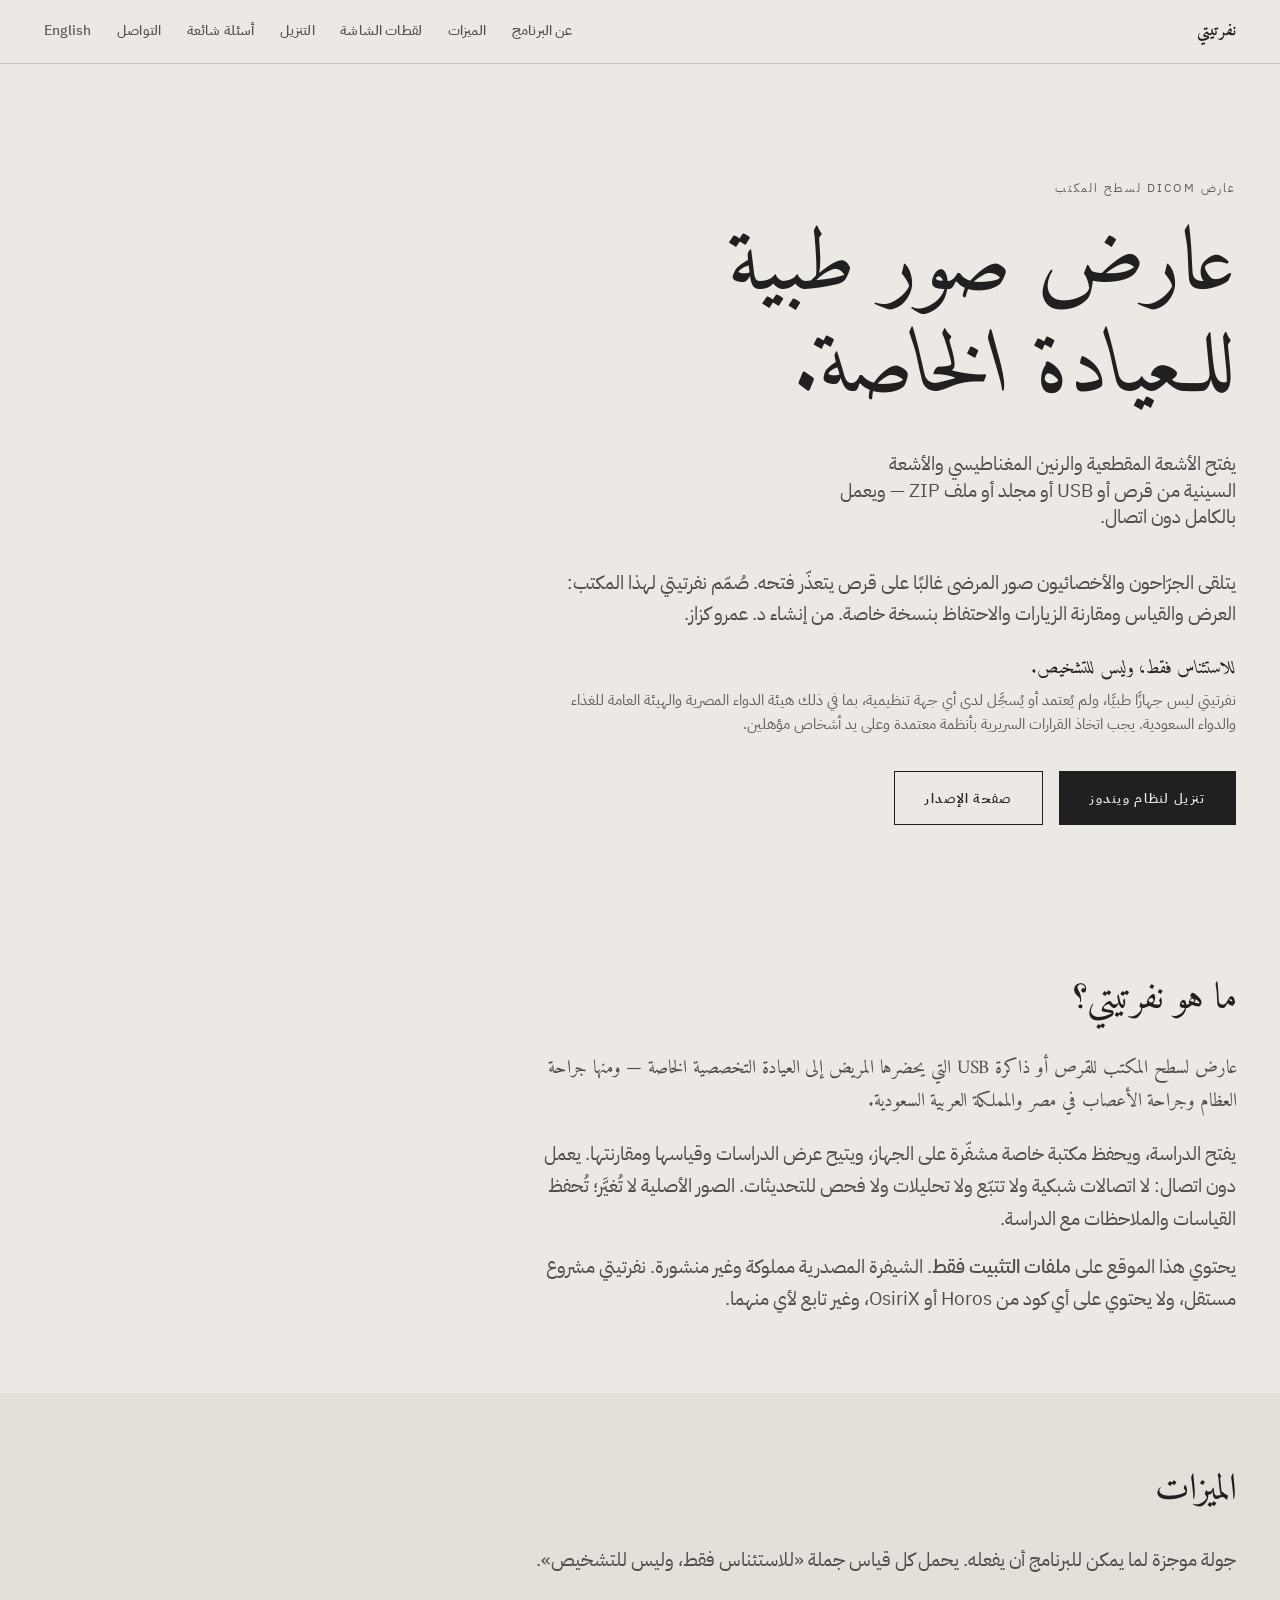
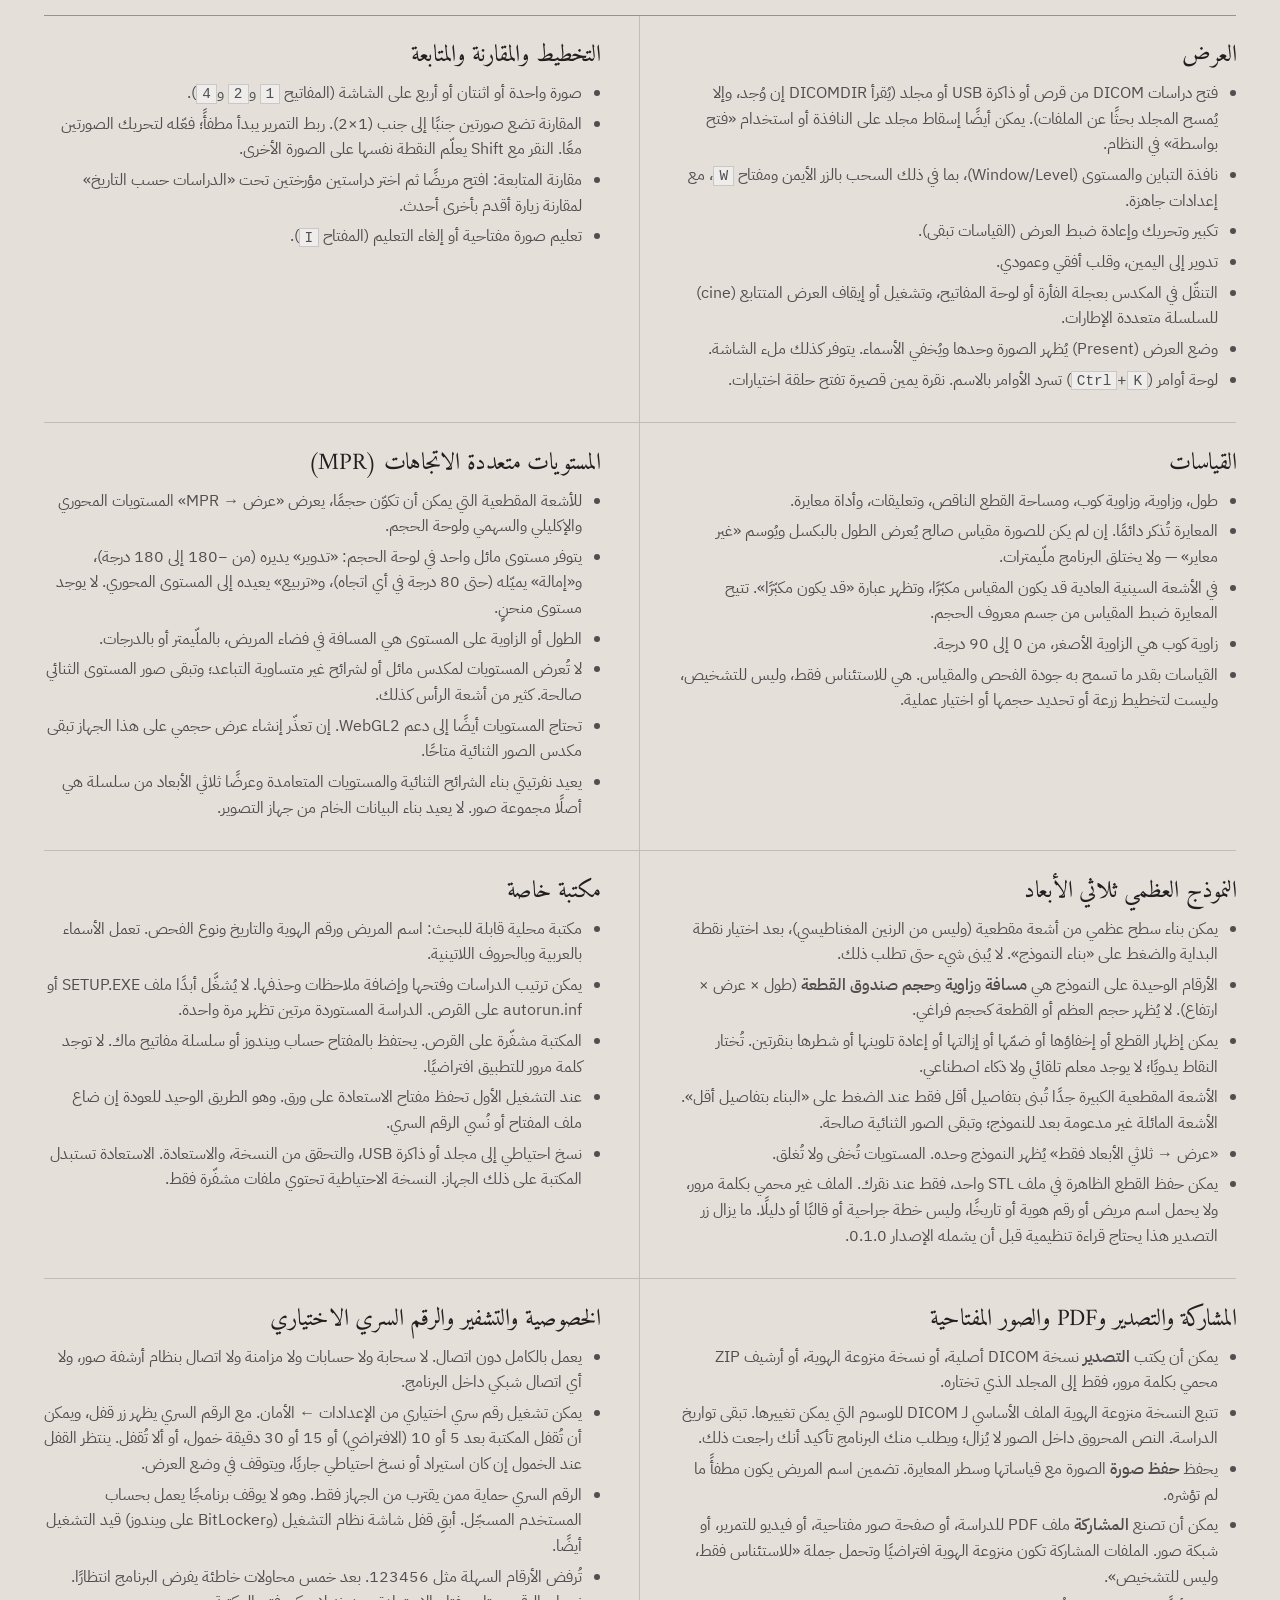
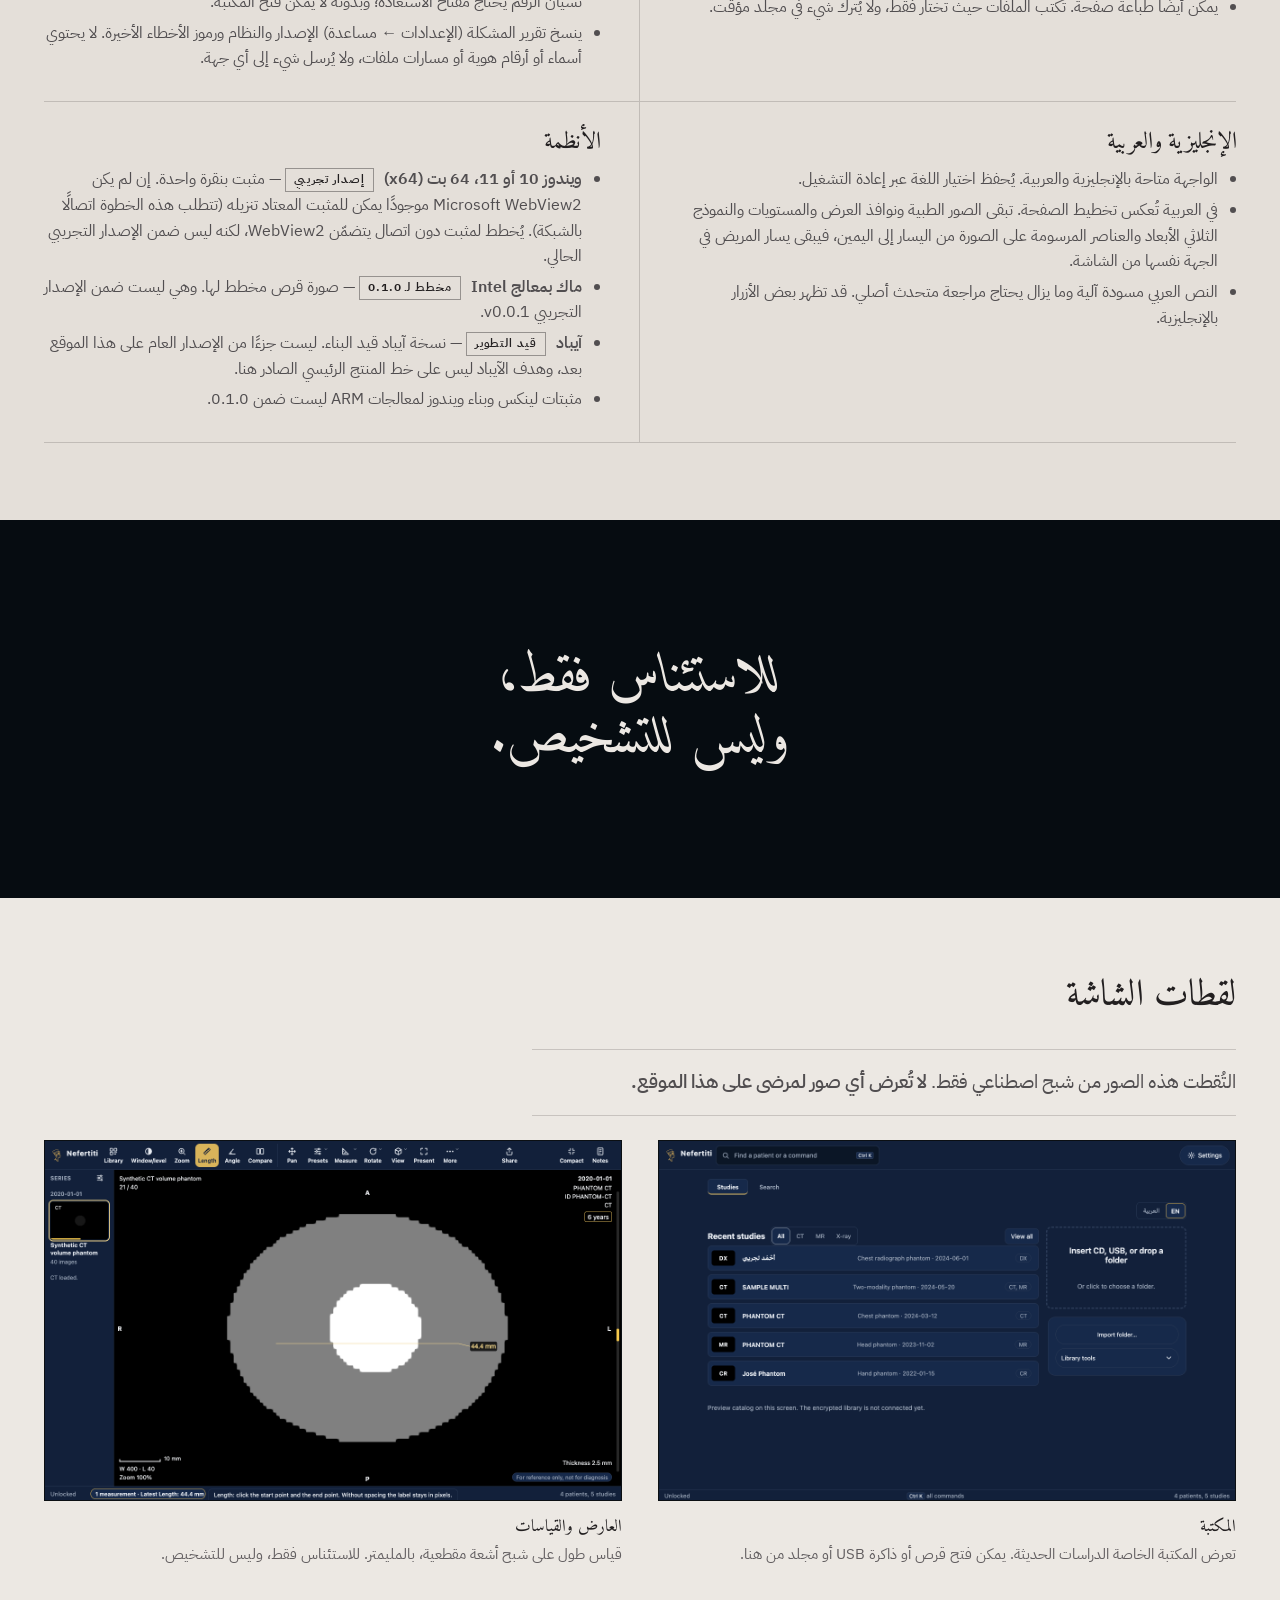
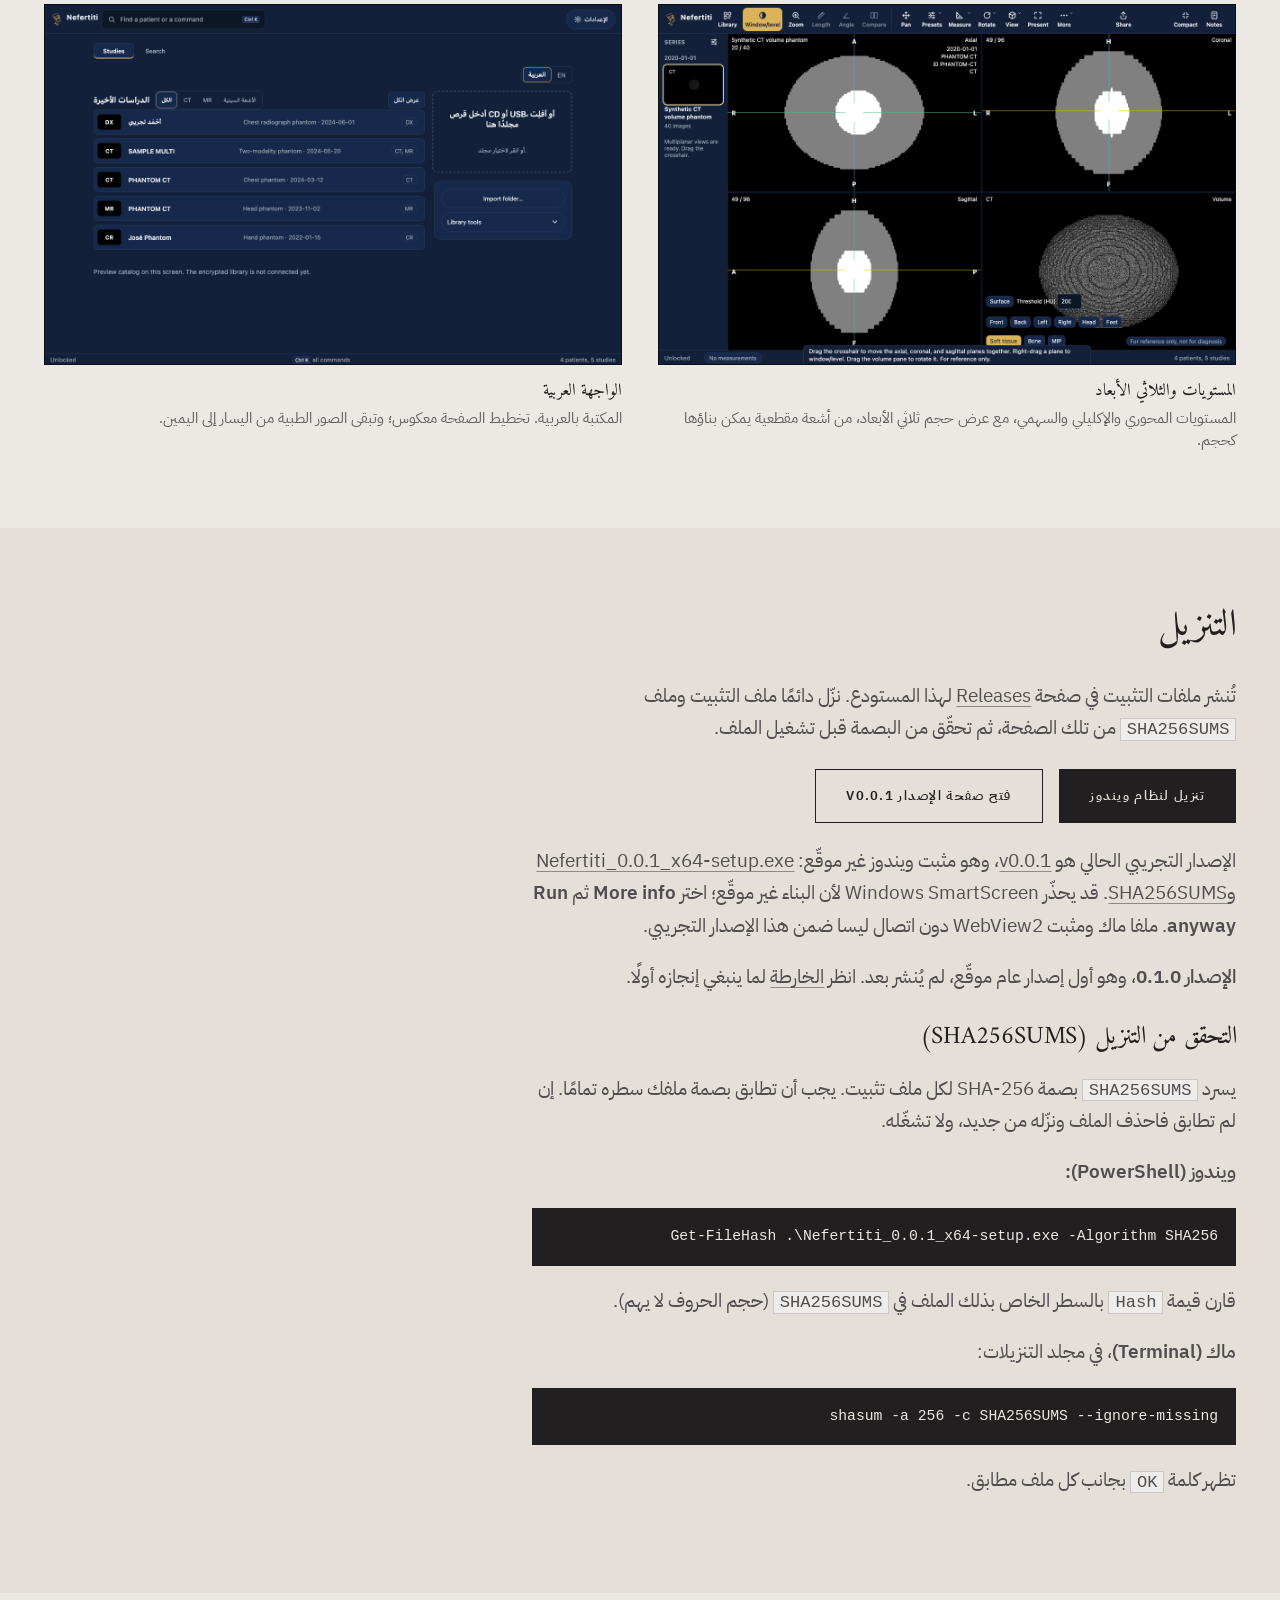
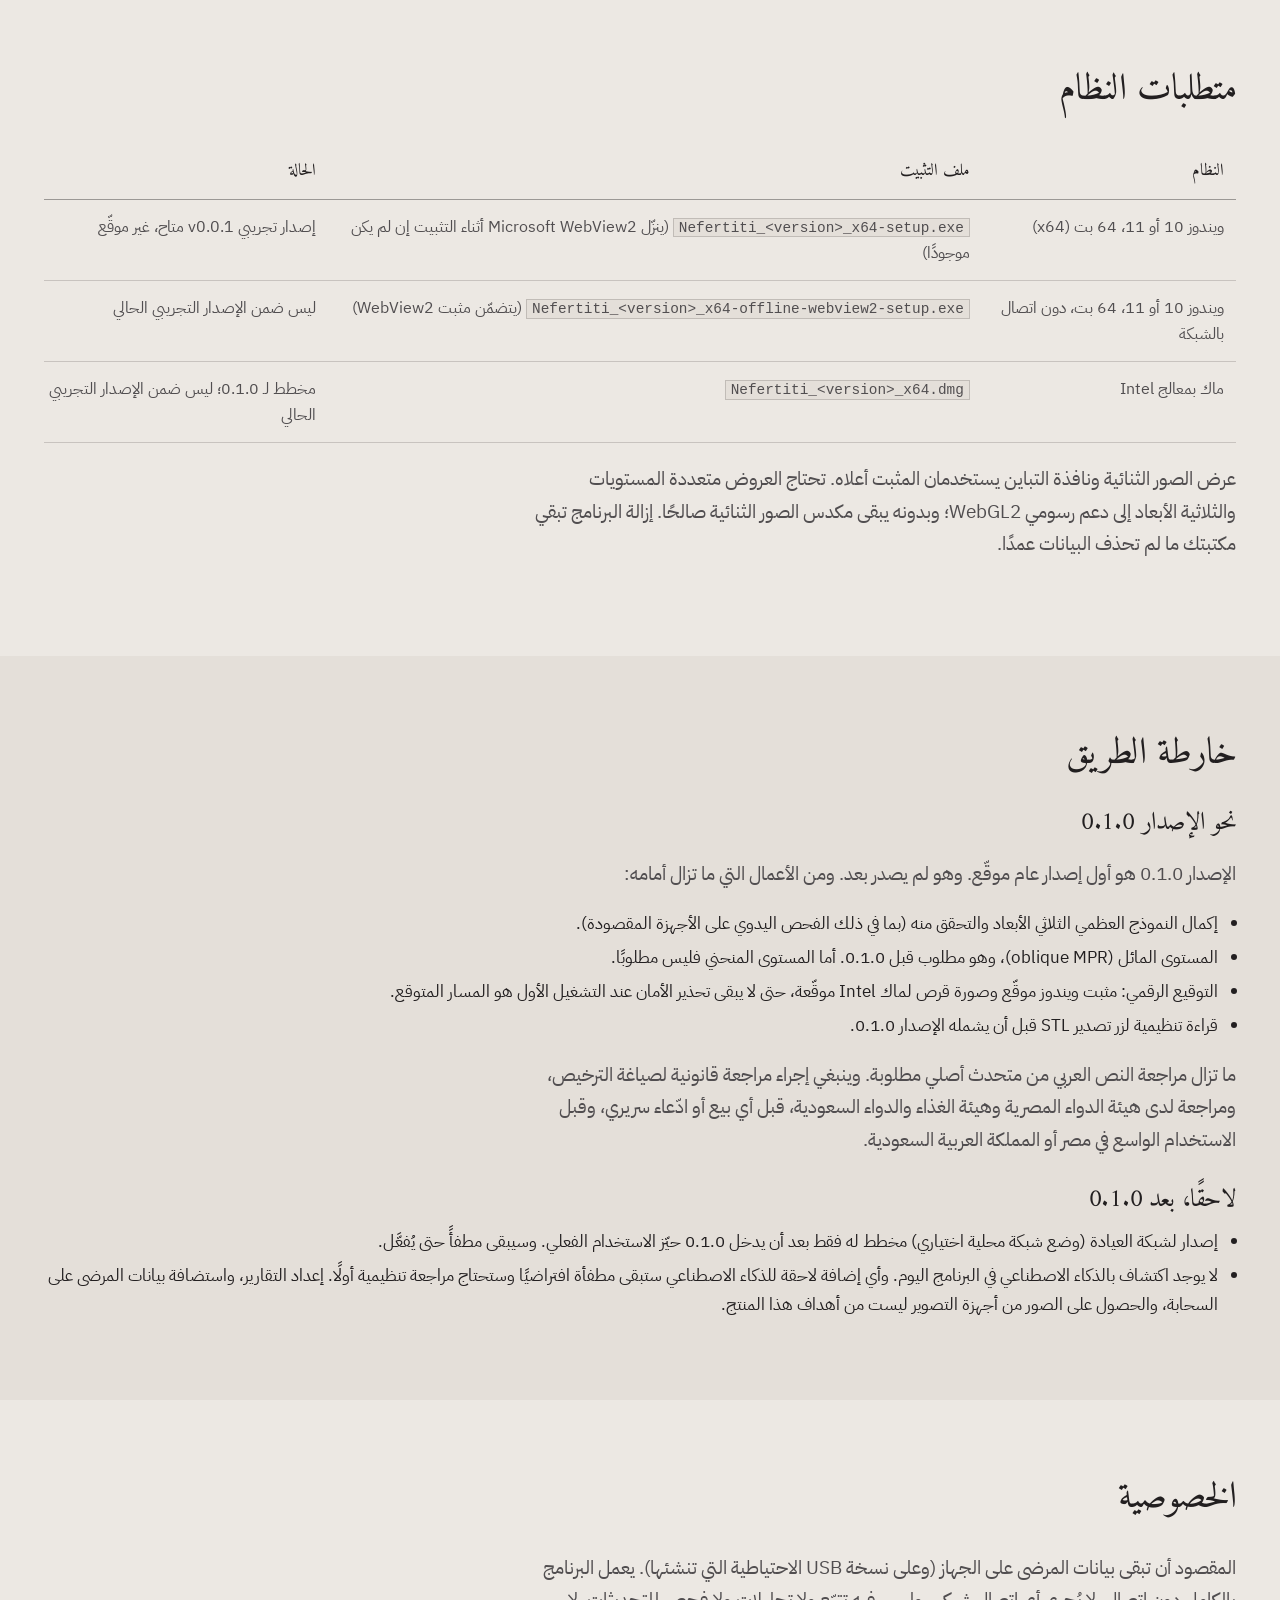
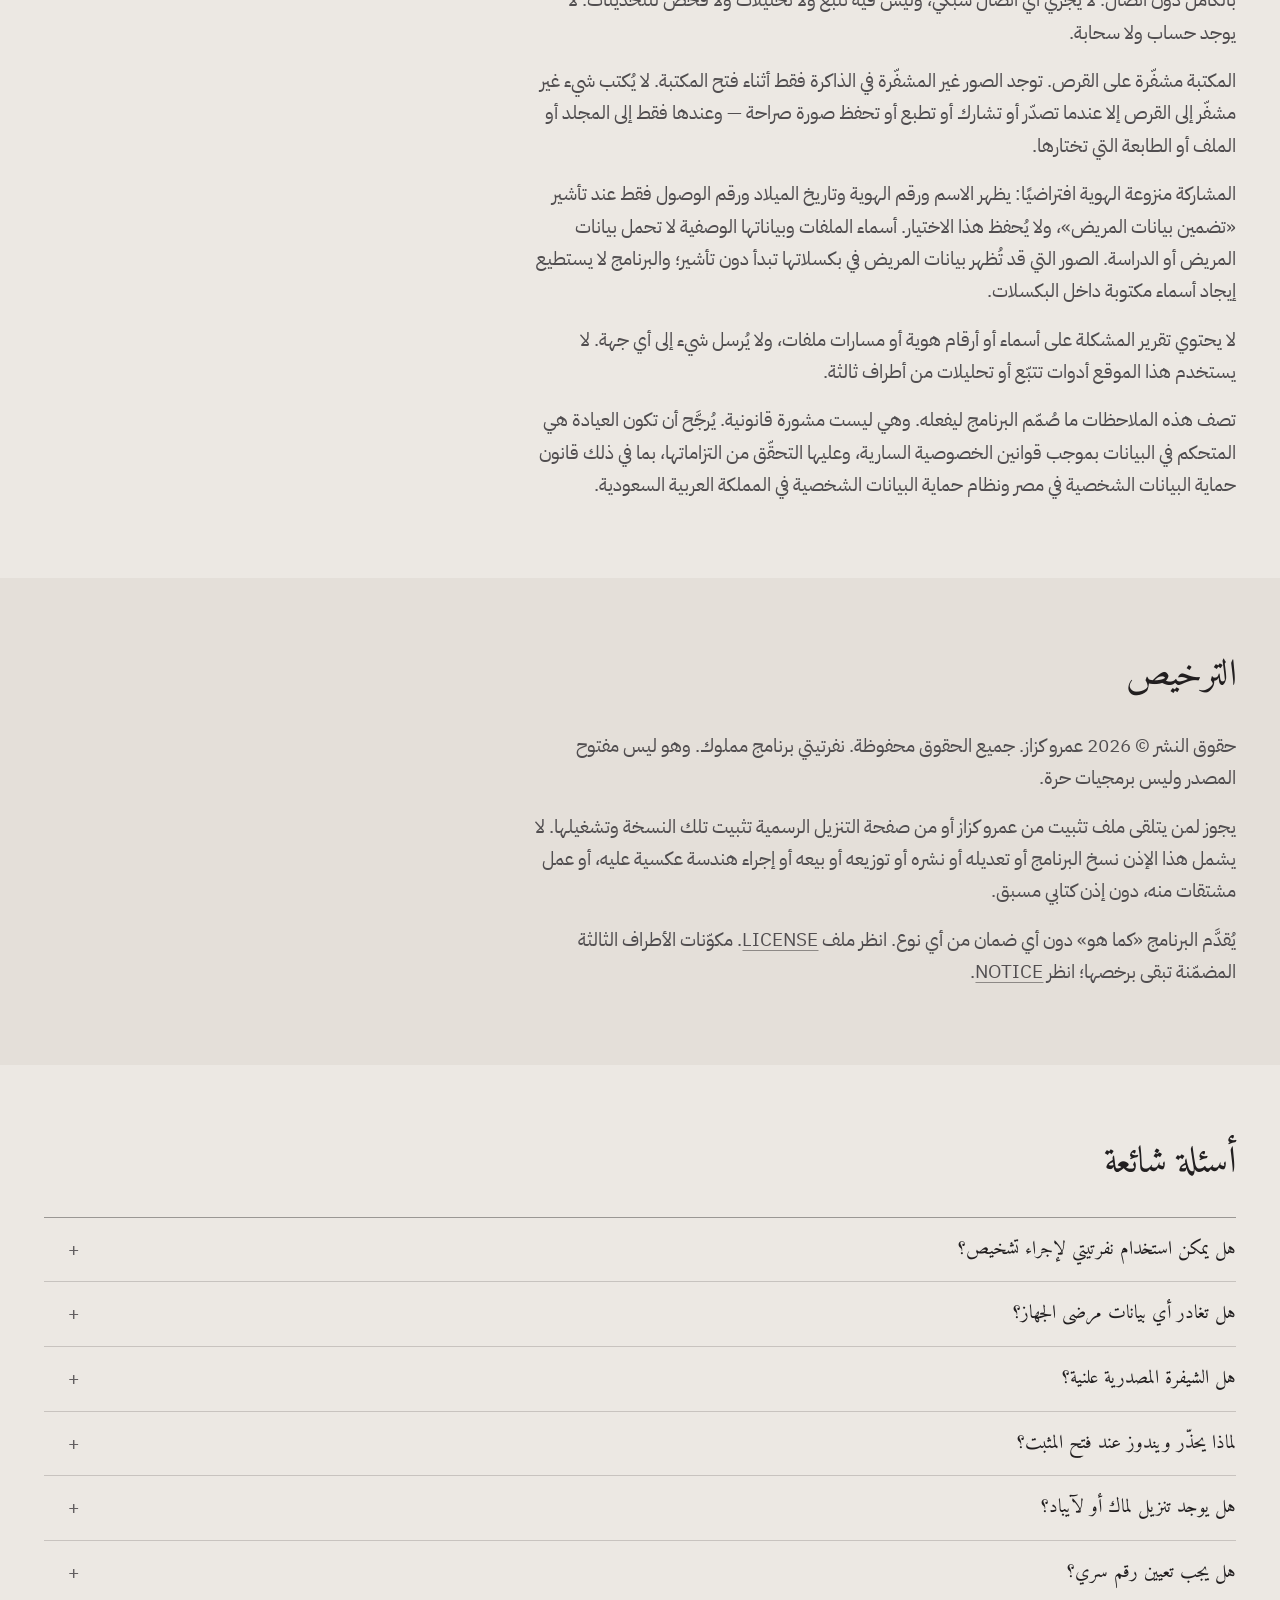
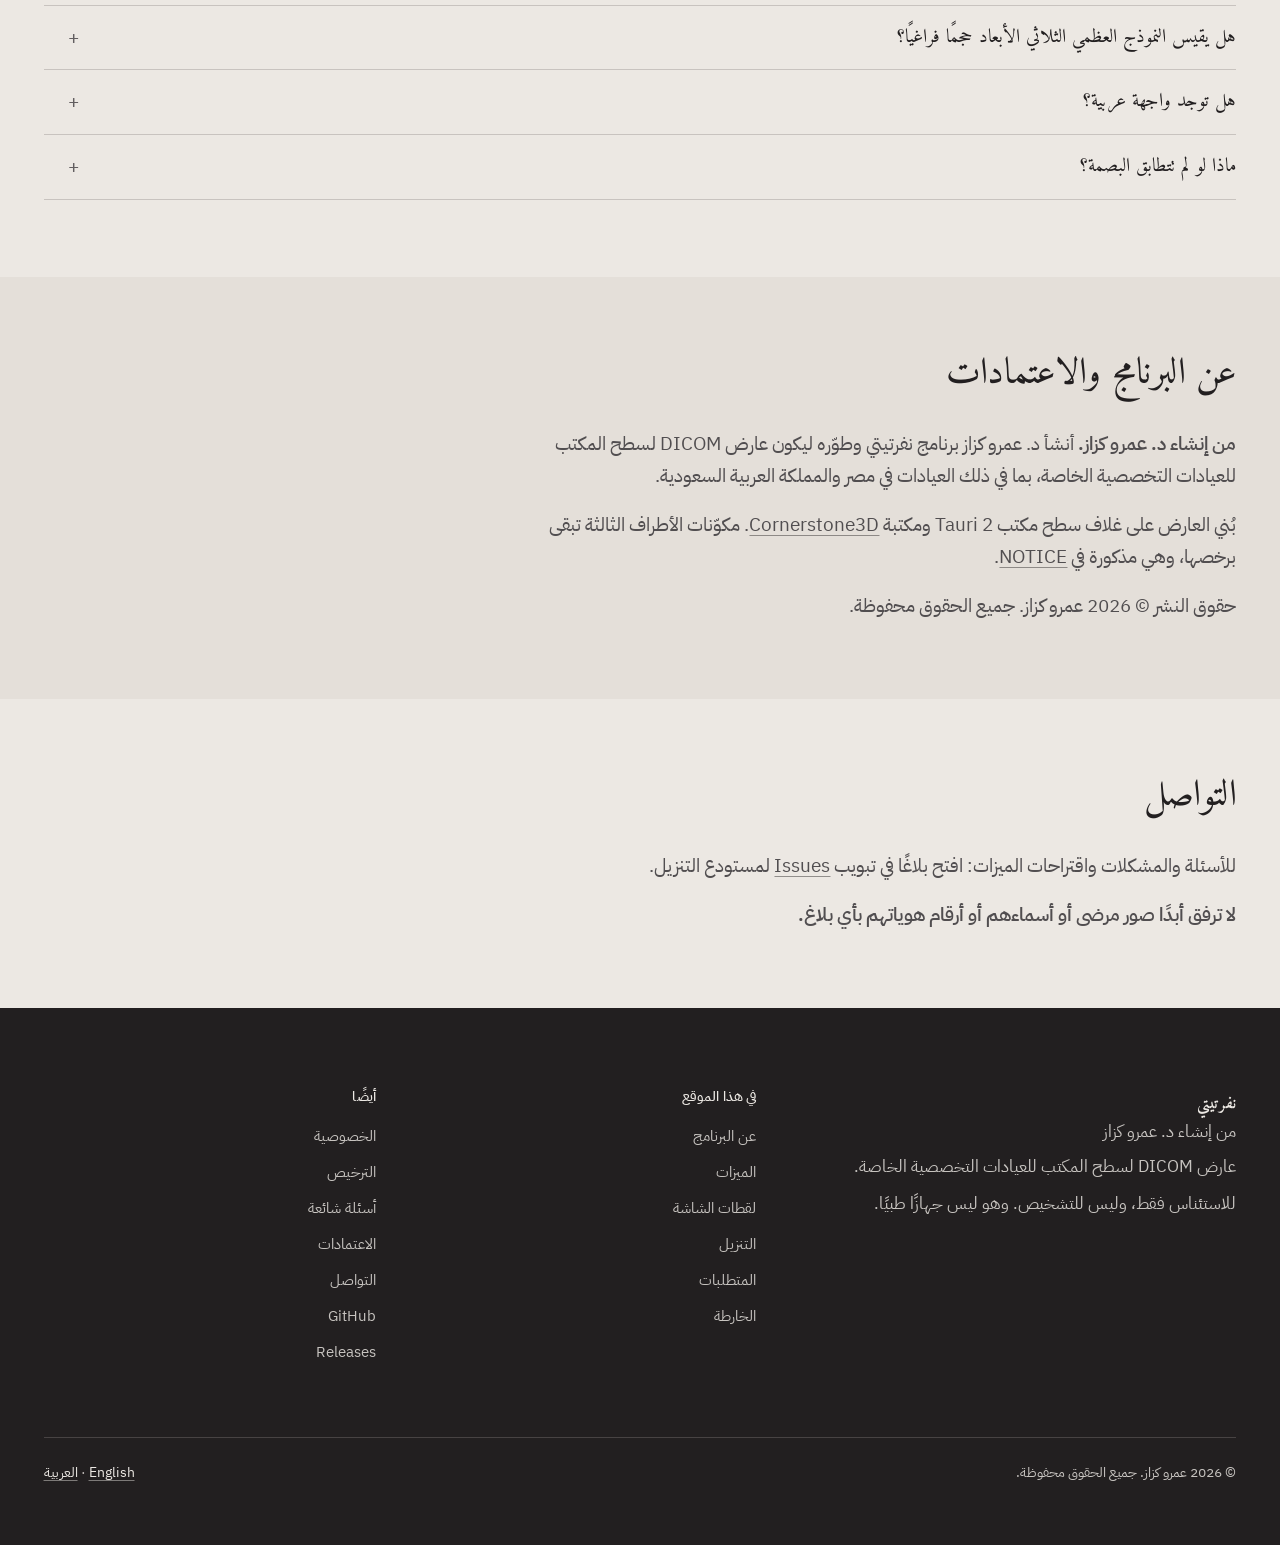
<file: docs/ar.html>
<!DOCTYPE html>
<html lang="ar" dir="rtl">
<head>
  <meta charset="utf-8">
  <meta name="viewport" content="width=device-width, initial-scale=1">
  <title>نفرتيتي — عارض DICOM لسطح المكتب للعيادات الخاصة</title>
  <meta name="description" content="نفرتيتي برنامج سطح مكتب لعرض صور DICOM للأشعة المقطعية والرنين المغناطيسي والأشعة السينية، مصمم للعيادات التخصصية الخاصة. للاستئناس فقط، وليس للتشخيص. من إنشاء د. عمرو كزاز.">
  <meta name="author" content="د. عمرو كزاز">
  <link rel="preload" href="fonts/J7aRnpd8CGxBHpUrtLMA7w.woff2" as="font" type="font/woff2" crossorigin>
  <link rel="preload" href="fonts/Qw3CZRtWPQCuHme67tEYUIx3Kh0PHR9N6Ys43PWrfQ.woff2" as="font" type="font/woff2" crossorigin>
  <link rel="stylesheet" href="styles.css">
  <link rel="icon" href="favicon.svg" type="image/svg+xml">
  <link rel="icon" href="favicon-32.png" type="image/png" sizes="32x32">
  <link rel="apple-touch-icon" href="apple-touch-icon.png">
  <link rel="alternate" hreflang="en" href="index.html">
  <link rel="alternate" hreflang="ar" href="ar.html">
  <link rel="canonical" href="https://amrkz.github.io/Nefertiti-releases/ar.html">
</head>
<body>
  <a class="skip" href="#main">تخطي إلى المحتوى</a>
  <header class="masthead">
    <div class="masthead__in">
      <a class="wordmark" href="ar.html">نفرتيتي</a>
      <button class="burger" type="button" aria-expanded="false" aria-controls="nav">القائمة</button>
      <nav class="nav" id="nav" aria-label="أقسام الصفحة">
        <a href="#about">عن البرنامج</a>
        <a href="#features">الميزات</a>
        <a href="#screenshots">لقطات الشاشة</a>
        <a href="#download">التنزيل</a>
        <a href="#faq">أسئلة شائعة</a>
        <a href="#contact">التواصل</a>
        <a class="lang" href="index.html" lang="en" hreflang="en">English</a>
      </nav>
    </div>
  </header>

  <main id="main">
    <section class="hero">
      <p class="kicker">عارض DICOM لسطح المكتب</p>
      <h1 class="hero__sig">عارض صور طبية للـ<em>عيادة الخاصة</em>.</h1>
      <p class="hero__sub">يفتح الأشعة المقطعية والرنين المغناطيسي والأشعة السينية من قرص أو USB أو مجلد أو ملف ZIP — ويعمل بالكامل دون اتصال.</p>
      <p class="hero__claim">يتلقى الجرّاحون والأخصائيون صور المرضى غالبًا على قرص يتعذّر فتحه. صُمّم نفرتيتي لهذا المكتب: العرض والقياس ومقارنة الزيارات والاحتفاظ بنسخة خاصة. من إنشاء د. عمرو كزاز.</p>
      <p class="hero__note"><strong>للاستئناس فقط، وليس للتشخيص.</strong> نفرتيتي ليس جهازًا طبيًا، ولم يُعتمد أو يُسجَّل لدى أي جهة تنظيمية، بما في ذلك هيئة الدواء المصرية والهيئة العامة للغذاء والدواء السعودية. يجب اتخاذ القرارات السريرية بأنظمة معتمدة وعلى يد أشخاص مؤهلين.</p>
      <div class="hero__actions">
        <a class="btn" href="https://github.com/Amrkz/Nefertiti-releases/releases/download/v0.0.1/Nefertiti_0.0.1_x64-setup.exe">تنزيل لنظام ويندوز</a>
        <a class="btn btn--ghost" href="https://github.com/Amrkz/Nefertiti-releases/releases/tag/v0.0.1">صفحة الإصدار</a>
      </div>
    </section>

    <section class="bande" id="about">
      <h2 class="section-titre">ما هو نفرتيتي؟</h2>
      <p class="lede">عارض لسطح المكتب للقرص أو ذاكرة USB التي يحضرها المريض إلى العيادة التخصصية الخاصة — ومنها جراحة العظام وجراحة الأعصاب في مصر والمملكة العربية السعودية.</p>
      <div class="prose">
        <p>يفتح الدراسة، ويحفظ مكتبة خاصة مشفّرة على الجهاز، ويتيح عرض الدراسات وقياسها ومقارنتها. يعمل دون اتصال: لا اتصالات شبكية ولا تتبّع ولا تحليلات ولا فحص للتحديثات. الصور الأصلية لا تُغيَّر؛ تُحفظ القياسات والملاحظات مع الدراسة.</p>
        <p>يحتوي هذا الموقع على <strong>ملفات التثبيت فقط</strong>. الشيفرة المصدرية مملوكة وغير منشورة. نفرتيتي مشروع مستقل، ولا يحتوي على أي كود من Horos أو OsiriX، وغير تابع لأي منهما.</p>
      </div>
    </section>

    <section class="bande band--paper-high" id="features">
      <h2 class="section-titre">الميزات</h2>
      <p class="intro">جولة موجزة لما يمكن للبرنامج أن يفعله. يحمل كل قياس جملة «للاستئناس فقط، وليس للتشخيص».</p>

      <div class="comps">
        <article class="comp" id="viewing">
          <h3 class="comp__t">العرض</h3>
          <div class="comp__c">
            <ul>
              <li>فتح دراسات DICOM من قرص أو ذاكرة USB أو مجلد (يُقرأ DICOMDIR إن وُجد، وإلا يُمسح المجلد بحثًا عن الملفات). يمكن أيضًا إسقاط مجلد على النافذة أو استخدام «فتح بواسطة» في النظام.</li>
              <li>نافذة التباين والمستوى (Window/Level)، بما في ذلك السحب بالزر الأيمن ومفتاح <kbd>W</kbd>، مع إعدادات جاهزة.</li>
              <li>تكبير وتحريك وإعادة ضبط العرض (القياسات تبقى).</li>
              <li>تدوير إلى اليمين، وقلب أفقي وعمودي.</li>
              <li>التنقّل في المكدس بعجلة الفأرة أو لوحة المفاتيح، وتشغيل أو إيقاف العرض المتتابع (cine) للسلسلة متعددة الإطارات.</li>
              <li>وضع العرض (Present) يُظهر الصورة وحدها ويُخفي الأسماء. يتوفر كذلك ملء الشاشة.</li>
              <li>لوحة أوامر (<kbd>Ctrl</kbd>+<kbd>K</kbd>) تسرد الأوامر بالاسم. نقرة يمين قصيرة تفتح حلقة اختيارات.</li>
            </ul>
          </div>
        </article>

        <article class="comp" id="layouts">
          <h3 class="comp__t">التخطيط والمقارنة والمتابعة</h3>
          <div class="comp__c">
            <ul>
              <li>صورة واحدة أو اثنتان أو أربع على الشاشة (المفاتيح <kbd>1</kbd> و<kbd>2</kbd> و<kbd>4</kbd>).</li>
              <li>المقارنة تضع صورتين جنبًا إلى جنب (1×2). ربط التمرير يبدأ مطفأً؛ فعّله لتحريك الصورتين معًا. النقر مع Shift يعلّم النقطة نفسها على الصورة الأخرى.</li>
              <li>مقارنة المتابعة: افتح مريضًا ثم اختر دراستين مؤرختين تحت «الدراسات حسب التاريخ» لمقارنة زيارة أقدم بأخرى أحدث.</li>
              <li>تعليم صورة مفتاحية أو إلغاء التعليم (المفتاح <kbd>I</kbd>).</li>
            </ul>
          </div>
        </article>

        <article class="comp" id="measurements">
          <h3 class="comp__t">القياسات</h3>
          <div class="comp__c">
            <ul>
              <li>طول، وزاوية، وزاوية كوب، ومساحة القطع الناقص، وتعليقات، وأداة معايرة.</li>
              <li>المعايرة تُذكر دائمًا. إن لم يكن للصورة مقياس صالح يُعرض الطول بالبكسل ويُوسم «غير معاير» — ولا يختلق البرنامج ملّيمترات.</li>
              <li>في الأشعة السينية العادية قد يكون المقياس مكبّرًا، وتظهر عبارة «قد يكون مكبّرًا». تتيح المعايرة ضبط المقياس من جسم معروف الحجم.</li>
              <li>زاوية كوب هي الزاوية الأصغر، من 0 إلى 90 درجة.</li>
              <li>القياسات بقدر ما تسمح به جودة الفحص والمقياس. هي للاستئناس فقط، وليس للتشخيص، وليست لتخطيط زرعة أو تحديد حجمها أو اختيار عملية.</li>
            </ul>
          </div>
        </article>

        <article class="comp" id="mpr">
          <h3 class="comp__t">المستويات متعددة الاتجاهات (MPR)</h3>
          <div class="comp__c">
            <ul>
              <li>للأشعة المقطعية التي يمكن أن تكوّن حجمًا، يعرض «عرض → MPR» المستويات المحوري والإكليلي والسهمي ولوحة الحجم.</li>
              <li>يتوفر مستوى مائل واحد في لوحة الحجم: «تدوير» يديره (من −180 إلى 180 درجة)، و«إمالة» يميّله (حتى 80 درجة في أي اتجاه)، و«تربيع» يعيده إلى المستوى المحوري. لا يوجد مستوى منحنٍ.</li>
              <li>الطول أو الزاوية على المستوى هي المسافة في فضاء المريض، بالملّيمتر أو بالدرجات.</li>
              <li>لا تُعرض المستويات لمكدس مائل أو لشرائح غير متساوية التباعد؛ وتبقى صور المستوى الثنائي صالحة. كثير من أشعة الرأس كذلك.</li>
              <li>تحتاج المستويات أيضًا إلى دعم WebGL2. إن تعذّر إنشاء عرض حجمي على هذا الجهاز تبقى مكدس الصور الثنائية متاحًا.</li>
              <li>يعيد نفرتيتي بناء الشرائح الثنائية والمستويات المتعامدة وعرضًا ثلاثي الأبعاد من سلسلة هي أصلًا مجموعة صور. لا يعيد بناء البيانات الخام من جهاز التصوير.</li>
            </ul>
          </div>
        </article>

        <article class="comp" id="model3d">
          <h3 class="comp__t">النموذج العظمي ثلاثي الأبعاد</h3>
          <div class="comp__c">
            <ul>
              <li>يمكن بناء سطح عظمي من أشعة مقطعية (وليس من الرنين المغناطيسي)، بعد اختيار نقطة البداية والضغط على «بناء النموذج». لا يُبنى شيء حتى تطلب ذلك.</li>
              <li>الأرقام الوحيدة على النموذج هي <strong>مسافة</strong> و<strong>زاوية</strong> و<strong>حجم صندوق القطعة</strong> (طول × عرض × ارتفاع). لا يُظهر حجم العظم أو القطعة كحجم فراغي.</li>
              <li>يمكن إظهار القطع أو إخفاؤها أو ضمّها أو إزالتها أو إعادة تلوينها أو شطرها بنقرتين. تُختار النقاط يدويًا؛ لا يوجد معلم تلقائي ولا ذكاء اصطناعي.</li>
              <li>الأشعة المقطعية الكبيرة جدًا تُبنى بتفاصيل أقل فقط عند الضغط على «البناء بتفاصيل أقل». الأشعة المائلة غير مدعومة بعد للنموذج؛ وتبقى الصور الثنائية صالحة.</li>
              <li>«عرض → ثلاثي الأبعاد فقط» يُظهر النموذج وحده. المستويات تُخفى ولا تُغلق.</li>
              <li>يمكن حفظ القطع الظاهرة في ملف STL واحد، فقط عند نقرك. الملف غير محمي بكلمة مرور، ولا يحمل اسم مريض أو رقم هوية أو تاريخًا، وليس خطة جراحية أو قالبًا أو دليلًا. ما يزال زر التصدير هذا يحتاج قراءة تنظيمية قبل أن يشمله الإصدار 0.1.0.</li>
            </ul>
          </div>
        </article>

        <article class="comp" id="library">
          <h3 class="comp__t">مكتبة خاصة</h3>
          <div class="comp__c">
            <ul>
              <li>مكتبة محلية قابلة للبحث: اسم المريض ورقم الهوية والتاريخ ونوع الفحص. تعمل الأسماء بالعربية وبالحروف اللاتينية.</li>
              <li>يمكن ترتيب الدراسات وفتحها وإضافة ملاحظات وحذفها. لا يُشغَّل أبدًا ملف SETUP.EXE أو autorun.inf على القرص. الدراسة المستوردة مرتين تظهر مرة واحدة.</li>
              <li>المكتبة مشفّرة على القرص. يحتفظ بالمفتاح حساب ويندوز أو سلسلة مفاتيح ماك. لا توجد كلمة مرور للتطبيق افتراضيًا.</li>
              <li>عند التشغيل الأول تحفظ مفتاح الاستعادة على ورق. وهو الطريق الوحيد للعودة إن ضاع ملف المفتاح أو نُسي الرقم السري.</li>
              <li>نسخ احتياطي إلى مجلد أو ذاكرة USB، والتحقق من النسخة، والاستعادة. الاستعادة تستبدل المكتبة على ذلك الجهاز. النسخة الاحتياطية تحتوي ملفات مشفّرة فقط.</li>
            </ul>
          </div>
        </article>

        <article class="comp" id="share">
          <h3 class="comp__t">المشاركة والتصدير وPDF والصور المفتاحية</h3>
          <div class="comp__c">
            <ul>
              <li>يمكن أن يكتب <strong>التصدير</strong> نسخة DICOM أصلية، أو نسخة منزوعة الهوية، أو أرشيف ZIP محمي بكلمة مرور، فقط إلى المجلد الذي تختاره.</li>
              <li>تتبع النسخة منزوعة الهوية الملف الأساسي لـ DICOM للوسوم التي يمكن تغييرها. تبقى تواريخ الدراسة. النص المحروق داخل الصور لا يُزال؛ ويطلب منك البرنامج تأكيد أنك راجعت ذلك.</li>
              <li>يحفظ <strong>حفظ صورة</strong> الصورة مع قياساتها وسطر المعايرة. تضمين اسم المريض يكون مطفأً ما لم تؤشره.</li>
              <li>يمكن أن تصنع <strong>المشاركة</strong> ملف PDF للدراسة، أو صفحة صور مفتاحية، أو فيديو للتمرير، أو شبكة صور. الملفات المشاركة تكون منزوعة الهوية افتراضيًا وتحمل جملة «للاستئناس فقط، وليس للتشخيص».</li>
              <li>يمكن أيضًا طباعة صفحة. تُكتب الملفات حيث تختار فقط، ولا يُترك شيء في مجلد مؤقت.</li>
            </ul>
          </div>
        </article>

        <article class="comp" id="lock">
          <h3 class="comp__t">الخصوصية والتشفير والرقم السري الاختياري</h3>
          <div class="comp__c">
            <ul>
              <li>يعمل بالكامل دون اتصال. لا سحابة ولا حسابات ولا مزامنة ولا اتصال بنظام أرشفة صور، ولا أي اتصال شبكي داخل البرنامج.</li>
              <li>يمكن تشغيل رقم سري اختياري من الإعدادات ← الأمان. مع الرقم السري يظهر زر قفل، ويمكن أن تُقفل المكتبة بعد 5 أو 10 (الافتراضي) أو 15 أو 30 دقيقة خمول، أو ألا تُقفل. ينتظر القفل عند الخمول إن كان استيراد أو نسخ احتياطي جاريًا، ويتوقف في وضع العرض.</li>
              <li>الرقم السري حماية ممن يقترب من الجهاز فقط. وهو لا يوقف برنامجًا يعمل بحساب المستخدم المسجّل. أبقِ قفل شاشة نظام التشغيل (وBitLocker على ويندوز) قيد التشغيل أيضًا.</li>
              <li>تُرفض الأرقام السهلة مثل 123456. بعد خمس محاولات خاطئة يفرض البرنامج انتظارًا. نسيان الرقم يحتاج مفتاح الاستعادة؛ وبدونه لا يمكن فتح المكتبة.</li>
              <li>ينسخ تقرير المشكلة (الإعدادات ← مساعدة) الإصدار والنظام ورموز الأخطاء الأخيرة. لا يحتوي أسماء أو أرقام هوية أو مسارات ملفات، ولا يُرسل شيء إلى أي جهة.</li>
            </ul>
          </div>
        </article>

        <article class="comp" id="arabic">
          <h3 class="comp__t">الإنجليزية والعربية</h3>
          <div class="comp__c">
            <ul>
              <li>الواجهة متاحة بالإنجليزية والعربية. يُحفظ اختيار اللغة عبر إعادة التشغيل.</li>
              <li>في العربية تُعكس تخطيط الصفحة. تبقى الصور الطبية ونوافذ العرض والمستويات والنموذج الثلاثي الأبعاد والعناصر المرسومة على الصورة من اليسار إلى اليمين، فيبقى يسار المريض في الجهة نفسها من الشاشة.</li>
              <li>النص العربي مسودة آلية وما يزال يحتاج مراجعة متحدث أصلي. قد تظهر بعض الأزرار بالإنجليزية.</li>
            </ul>
          </div>
        </article>

        <article class="comp" id="platforms">
          <h3 class="comp__t">الأنظمة</h3>
          <div class="comp__c">
            <ul>
              <li><strong>ويندوز 10 أو 11، 64 بت (x64)</strong> <span class="status status-now">إصدار تجريبي</span> — مثبت بنقرة واحدة. إن لم يكن Microsoft WebView2 موجودًا يمكن للمثبت المعتاد تنزيله (تتطلب هذه الخطوة اتصالًا بالشبكة). يُخطط لمثبت دون اتصال يتضمّن WebView2، لكنه ليس ضمن الإصدار التجريبي الحالي.</li>
              <li><strong>ماك بمعالج Intel</strong> <span class="status status-soon">مخطط لـ 0.1.0</span> — صورة قرص مخطط لها. وهي ليست ضمن الإصدار التجريبي v0.0.1.</li>
              <li><strong>آيباد</strong> <span class="status status-dev">قيد التطوير</span> — نسخة آيباد قيد البناء. ليست جزءًا من الإصدار العام على هذا الموقع بعد، وهدف الآيباد ليس على خط المنتج الرئيسي الصادر هنا.</li>
              <li>مثبتات لينكس وبناء ويندوز لمعالجات ARM ليست ضمن 0.1.0.</li>
            </ul>
          </div>
        </article>
      </div>
    </section>

    <section class="photo" aria-label="الاستخدام المقصود">
      <p class="photo__q">للاستئناس فقط، وليس للتشخيص.</p>
    </section>

    <section class="bande" id="screenshots">
      <h2 class="section-titre">لقطات الشاشة</h2>
      <p class="note">التُقطت هذه الصور من شبح اصطناعي فقط. <strong>لا تُعرض أي صور لمرضى على هذا الموقع.</strong></p>
      <div class="shots">
        <figure class="shot">
          <img src="images/01-library-en.png" width="1280" height="800" alt="مكتبة نفرتيتي بالإنجليزية، تعرض دراسات شبح اصطناعي حديثة ومنطقة لإدخال قرص أو USB أو مجلد.">
          <figcaption><strong>المكتبة</strong> تعرض المكتبة الخاصة الدراسات الحديثة. يمكن فتح قرص أو ذاكرة USB أو مجلد من هنا.</figcaption>
        </figure>
        <figure class="shot">
          <img src="images/02-viewer-measurements-en.png" width="1280" height="800" alt="عارض نفرتيتي يعرض قياس طول 44.4 ملم على شبح أشعة مقطعية اصطناعي، مع عبارة للاستئناس فقط وليس للتشخيص.">
          <figcaption><strong>العارض والقياسات</strong> قياس طول على شبح أشعة مقطعية، بالمليمتر. للاستئناس فقط، وليس للتشخيص.</figcaption>
        </figure>
        <figure class="shot">
          <img src="images/03-mpr-3d-en.png" width="1280" height="800" alt="عرض نفرتيتي متعدد المستويات لشبح أشعة مقطعية اصطناعي، مع المستويات المحوري والإكليلي والسهمي ولوحة حجم ثلاثية الأبعاد.">
          <figcaption><strong>المستويات والثلاثي الأبعاد</strong> المستويات المحوري والإكليلي والسهمي، مع عرض حجم ثلاثي الأبعاد، من أشعة مقطعية يمكن بناؤها كحجم.</figcaption>
        </figure>
        <figure class="shot">
          <img src="images/04-library-ar.png" width="1280" height="800" alt="مكتبة نفرتيتي بالعربية، بتخطيط منعكس ونفس دراسات الشبح الاصطناعي.">
          <figcaption><strong>الواجهة العربية</strong> المكتبة بالعربية. تخطيط الصفحة معكوس؛ وتبقى الصور الطبية من اليسار إلى اليمين.</figcaption>
        </figure>
      </div>
    </section>

    <section class="bande band--paper-high" id="download">
      <h2 class="section-titre">التنزيل</h2>
      <p>تُنشر ملفات التثبيت في صفحة <a href="https://github.com/Amrkz/Nefertiti-releases/releases">Releases</a> لهذا المستودع. نزّل دائمًا ملف التثبيت وملف <code>SHA256SUMS</code> من تلك الصفحة، ثم تحقّق من البصمة قبل تشغيل الملف.</p>
      <p class="download-actions">
        <a class="btn" href="https://github.com/Amrkz/Nefertiti-releases/releases/download/v0.0.1/Nefertiti_0.0.1_x64-setup.exe">تنزيل لنظام ويندوز</a>
        <a class="btn btn--ghost" href="https://github.com/Amrkz/Nefertiti-releases/releases/tag/v0.0.1">فتح صفحة الإصدار v0.0.1</a>
      </p>
      <p>الإصدار التجريبي الحالي هو <a href="https://github.com/Amrkz/Nefertiti-releases/releases/tag/v0.0.1">v0.0.1</a>، وهو مثبت ويندوز غير موقّع: <a href="https://github.com/Amrkz/Nefertiti-releases/releases/download/v0.0.1/Nefertiti_0.0.1_x64-setup.exe">Nefertiti_0.0.1_x64-setup.exe</a> و<a href="https://github.com/Amrkz/Nefertiti-releases/releases/download/v0.0.1/SHA256SUMS">SHA256SUMS</a>. قد يحذّر Windows SmartScreen لأن البناء غير موقّع؛ اختر <strong>More info</strong> ثم <strong>Run anyway</strong>. ملفا ماك ومثبت WebView2 دون اتصال ليسا ضمن هذا الإصدار التجريبي.</p>
      <p><strong>الإصدار 0.1.0</strong>، وهو أول إصدار عام موقّع، لم يُنشر بعد. انظر <a href="#roadmap">الخارطة</a> لما ينبغي إنجازه أولًا.</p>

      <h3 class="sub-titre">التحقق من التنزيل (SHA256SUMS)</h3>
      <p>يسرد <code>SHA256SUMS</code> بصمة SHA-256 لكل ملف تثبيت. يجب أن تطابق بصمة ملفك سطره تمامًا. إن لم تطابق فاحذف الملف ونزّله من جديد، ولا تشغّله.</p>
      <p><strong>ويندوز (PowerShell):</strong></p>
      <pre><code>Get-FileHash .\Nefertiti_0.0.1_x64-setup.exe -Algorithm SHA256</code></pre>
      <p>قارن قيمة <code>Hash</code> بالسطر الخاص بذلك الملف في <code>SHA256SUMS</code> (حجم الحروف لا يهم).</p>
      <p><strong>ماك (Terminal)</strong>، في مجلد التنزيلات:</p>
      <pre><code>shasum -a 256 -c SHA256SUMS --ignore-missing</code></pre>
      <p>تظهر كلمة <code>OK</code> بجانب كل ملف مطابق.</p>
    </section>

    <section class="bande" id="requirements">
      <h2 class="section-titre">متطلبات النظام</h2>
      <div class="table-wrap">
        <table>
          <thead>
            <tr><th>النظام</th><th>ملف التثبيت</th><th>الحالة</th></tr>
          </thead>
          <tbody>
            <tr>
              <td>ويندوز 10 أو 11، 64 بت (x64)</td>
              <td><code>Nefertiti_&lt;version&gt;_x64-setup.exe</code> (ينزّل Microsoft WebView2 أثناء التثبيت إن لم يكن موجودًا)</td>
              <td>إصدار تجريبي v0.0.1 متاح، غير موقّع</td>
            </tr>
            <tr>
              <td>ويندوز 10 أو 11، 64 بت، دون اتصال بالشبكة</td>
              <td><code>Nefertiti_&lt;version&gt;_x64-offline-webview2-setup.exe</code> (يتضمّن مثبت WebView2)</td>
              <td>ليس ضمن الإصدار التجريبي الحالي</td>
            </tr>
            <tr>
              <td>ماك بمعالج Intel</td>
              <td><code>Nefertiti_&lt;version&gt;_x64.dmg</code></td>
              <td>مخطط لـ 0.1.0؛ ليس ضمن الإصدار التجريبي الحالي</td>
            </tr>
          </tbody>
        </table>
      </div>
      <p>عرض الصور الثنائية ونافذة التباين يستخدمان المثبت أعلاه. تحتاج العروض متعددة المستويات والثلاثية الأبعاد إلى دعم رسومي WebGL2؛ وبدونه يبقى مكدس الصور الثنائية صالحًا. إزالة البرنامج تبقي مكتبتك ما لم تحذف البيانات عمدًا.</p>
    </section>

    <section class="bande band--paper-high" id="roadmap">
      <h2 class="section-titre">خارطة الطريق</h2>
      <h3 class="sub-titre">نحو الإصدار 0.1.0</h3>
      <p>الإصدار 0.1.0 هو أول إصدار عام موقّع. وهو لم يصدر بعد. ومن الأعمال التي ما تزال أمامه:</p>
      <ul class="clean">
        <li>إكمال النموذج العظمي الثلاثي الأبعاد والتحقق منه (بما في ذلك الفحص اليدوي على الأجهزة المقصودة).</li>
        <li>المستوى المائل (oblique MPR)، وهو مطلوب قبل 0.1.0. أما المستوى المنحني فليس مطلوبًا.</li>
        <li>التوقيع الرقمي: مثبت ويندوز موقّع وصورة قرص لماك Intel موقّعة، حتى لا يبقى تحذير الأمان عند التشغيل الأول هو المسار المتوقع.</li>
        <li>قراءة تنظيمية لزر تصدير STL قبل أن يشمله الإصدار 0.1.0.</li>
      </ul>
      <p>ما تزال مراجعة النص العربي من متحدث أصلي مطلوبة. وينبغي إجراء مراجعة قانونية لصياغة الترخيص، ومراجعة لدى هيئة الدواء المصرية وهيئة الغذاء والدواء السعودية، قبل أي بيع أو ادّعاء سريري، وقبل الاستخدام الواسع في مصر أو المملكة العربية السعودية.</p>
      <h3 class="sub-titre">لاحقًا، بعد 0.1.0</h3>
      <ul class="clean">
        <li>إصدار لشبكة العيادة (وضع شبكة محلية اختياري) مخطط له فقط بعد أن يدخل 0.1.0 حيّز الاستخدام الفعلي. وسيبقى مطفأً حتى يُفعَّل.</li>
        <li>لا يوجد اكتشاف بالذكاء الاصطناعي في البرنامج اليوم. وأي إضافة لاحقة للذكاء الاصطناعي ستبقى مطفأة افتراضيًا وستحتاج مراجعة تنظيمية أولًا. إعداد التقارير، واستضافة بيانات المرضى على السحابة، والحصول على الصور من أجهزة التصوير ليست من أهداف هذا المنتج.</li>
      </ul>
    </section>

    <section class="bande" id="privacy">
      <h2 class="section-titre">الخصوصية</h2>
      <div class="prose">
        <p>المقصود أن تبقى بيانات المرضى على الجهاز (وعلى نسخة USB الاحتياطية التي تنشئها). يعمل البرنامج بالكامل دون اتصال. لا يُجري أي اتصال شبكي، وليس فيه تتبّع ولا تحليلات ولا فحص للتحديثات. لا يوجد حساب ولا سحابة.</p>
        <p>المكتبة مشفّرة على القرص. توجد الصور غير المشفّرة في الذاكرة فقط أثناء فتح المكتبة. لا يُكتب شيء غير مشفّر إلى القرص إلا عندما تصدّر أو تشارك أو تطبع أو تحفظ صورة صراحة — وعندها فقط إلى المجلد أو الملف أو الطابعة التي تختارها.</p>
        <p>المشاركة منزوعة الهوية افتراضيًا: يظهر الاسم ورقم الهوية وتاريخ الميلاد ورقم الوصول فقط عند تأشير «تضمين بيانات المريض»، ولا يُحفظ هذا الاختيار. أسماء الملفات وبياناتها الوصفية لا تحمل بيانات المريض أو الدراسة. الصور التي قد تُظهر بيانات المريض في بكسلاتها تبدأ دون تأشير؛ والبرنامج لا يستطيع إيجاد أسماء مكتوبة داخل البكسلات.</p>
        <p>لا يحتوي تقرير المشكلة على أسماء أو أرقام هوية أو مسارات ملفات، ولا يُرسل شيء إلى أي جهة. لا يستخدم هذا الموقع أدوات تتبّع أو تحليلات من أطراف ثالثة.</p>
        <p class="muted">تصف هذه الملاحظات ما صُمّم البرنامج ليفعله. وهي ليست مشورة قانونية. يُرجَّح أن تكون العيادة هي المتحكم في البيانات بموجب قوانين الخصوصية السارية، وعليها التحقّق من التزاماتها، بما في ذلك قانون حماية البيانات الشخصية في مصر ونظام حماية البيانات الشخصية في المملكة العربية السعودية.</p>
      </div>
    </section>

    <section class="bande band--paper-high" id="licence">
      <h2 class="section-titre">الترخيص</h2>
      <div class="prose">
        <p>حقوق النشر © 2026 عمرو كزاز. جميع الحقوق محفوظة. نفرتيتي برنامج مملوك. وهو ليس مفتوح المصدر وليس برمجيات حرة.</p>
        <p>يجوز لمن يتلقى ملف تثبيت من عمرو كزاز أو من صفحة التنزيل الرسمية تثبيت تلك النسخة وتشغيلها. لا يشمل هذا الإذن نسخ البرنامج أو تعديله أو نشره أو توزيعه أو بيعه أو إجراء هندسة عكسية عليه، أو عمل مشتقات منه، دون إذن كتابي مسبق.</p>
        <p>يُقدَّم البرنامج «كما هو» دون أي ضمان من أي نوع. انظر ملف <a href="https://github.com/Amrkz/Nefertiti-releases/blob/main/LICENSE">LICENSE</a>. مكوّنات الأطراف الثالثة المضمّنة تبقى برخصها؛ انظر <a href="https://github.com/Amrkz/Nefertiti-releases/blob/main/NOTICE">NOTICE</a>.</p>
      </div>
    </section>

    <section class="bande faq" id="faq">
      <h2 class="section-titre">أسئلة شائعة</h2>

      <details>
        <summary>هل يمكن استخدام نفرتيتي لإجراء تشخيص؟</summary>
        <p>لا. نفرتيتي للاستئناس فقط، وليس للتشخيص. وهو ليس جهازًا طبيًا ولم يُعتمد أو يُسجَّل لدى أي جهة تنظيمية. لا تستخدمه أساسًا لتشخيص. يجب اتخاذ القرارات السريرية بأنظمة معتمدة وعلى يد أشخاص مؤهلين.</p>
      </details>
      <details>
        <summary>هل تغادر أي بيانات مرضى الجهاز؟</summary>
        <p>ليس من تلقاء نفسها. يعمل البرنامج دون اتصال ولا يُجري اتصالات شبكية. تغادر النسخ الجهاز فقط عندما تصدّر أو تشارك أو تطبع أو تحفظ صورة، وإلى الوجهة التي تختارها فقط. الملفات المشاركة منزوعة الهوية افتراضيًا.</p>
      </details>
      <details>
        <summary>هل الشيفرة المصدرية علنية؟</summary>
        <p>لا. المصدر مملوك وغير منشور. يقدّم هذا الموقع وهذا المستودع ملفات التثبيت والترخيص وإشعارات الأطراف الثالثة فقط.</p>
      </details>
      <details>
        <summary>لماذا يحذّر ويندوز عند فتح المثبت؟</summary>
        <p>الإصدار التجريبي v0.0.1 غير موقّع. قد يحذّر Windows SmartScreen؛ اختر More info ثم Run anyway بعد التحقّق من بصمة SHA-256. المثبتات الموقّعة مخطط لها في 0.1.0.</p>
      </details>
      <details>
        <summary>هل يوجد تنزيل لماك أو لآيباد؟</summary>
        <p>ليس في الإصدار التجريبي الحالي. صورة قرص موقّعة لأجهزة ماك بمعالج Intel مخطط لها في 0.1.0. نسخة آيباد قيد التطوير ولم تُنشر هنا بعد.</p>
      </details>
      <details>
        <summary>هل يجب تعيين رقم سري؟</summary>
        <p>لا. عند التشغيل الأول يمكنك اختيار رقم سري، أو اختيار «هذا حاسوبي الشخصي: بلا رقم سري». يمكن تغيير ذلك لاحقًا من الإعدادات ← الأمان. الملفات مشفّرة على القرص في الحالتين. إن كان آخرون يستطيعون الجلوس إلى الجهاز ففعّل رقمًا سريًا.</p>
      </details>
      <details>
        <summary>هل يقيس النموذج العظمي الثلاثي الأبعاد حجمًا فراغيًا؟</summary>
        <p>لا. الأرقام الوحيدة على النموذج هي مسافة وزاوية وحجم صندوق القطعة. لا يستخدم ذكاءً اصطناعيًا. وهو للاستئناس فقط، وليس للتشخيص، ولا يُبنى إلا من الأشعة المقطعية. الأشعة المائلة غير مدعومة بعد للمستويات أو للنموذج؛ وتبقى الصور الثنائية صالحة.</p>
      </details>
      <details>
        <summary>هل توجد واجهة عربية؟</summary>
        <p>نعم. يمكن تبديل اللغة إلى العربية. يُعكس التخطيط؛ ولا تُعكس الصور الطبية. النص العربي مسودة آلية تنتظر مراجعة متحدث أصلي، وقد تبقى بعض التسميات بالإنجليزية.</p>
      </details>
      <details>
        <summary>ماذا لو لم تتطابق البصمة؟</summary>
        <p>احذف الملف ونزّله من جديد من صفحة Releases الرسمية. لا تشغّل ملفًا لا تطابق بصمته ملف SHA256SUMS.</p>
      </details>
    </section>

    <section class="bande band--paper-high" id="credits">
      <h2 class="section-titre">عن البرنامج والاعتمادات</h2>
      <div class="prose">
        <p><strong>من إنشاء د. عمرو كزاز.</strong> أنشأ د. عمرو كزاز برنامج نفرتيتي وطوّره ليكون عارض DICOM لسطح المكتب للعيادات التخصصية الخاصة، بما في ذلك العيادات في مصر والمملكة العربية السعودية.</p>
        <p>بُني العارض على غلاف سطح مكتب Tauri 2 ومكتبة <a href="https://github.com/cornerstonejs/cornerstone3D">Cornerstone3D</a>. مكوّنات الأطراف الثالثة تبقى برخصها، وهي مذكورة في <a href="https://github.com/Amrkz/Nefertiti-releases/blob/main/NOTICE">NOTICE</a>.</p>
        <p>حقوق النشر © 2026 عمرو كزاز. جميع الحقوق محفوظة.</p>
      </div>
    </section>

    <section class="bande" id="contact">
      <h2 class="section-titre">التواصل</h2>
      <div class="prose">
        <p>للأسئلة والمشكلات واقتراحات الميزات: افتح بلاغًا في تبويب <a href="https://github.com/Amrkz/Nefertiti-releases/issues">Issues</a> لمستودع التنزيل.</p>
        <p><strong>لا ترفق أبدًا صور مرضى أو أسماءهم أو أرقام هوياتهم بأي بلاغ.</strong></p>
      </div>
    </section>
  </main>

  <footer class="foot">
    <div class="foot__grid">
      <div>
        <a class="foot__wm" href="ar.html">نفرتيتي</a>
        <p class="by">من إنشاء د. عمرو كزاز</p>
        <p>عارض DICOM لسطح المكتب للعيادات التخصصية الخاصة.</p>
        <p>للاستئناس فقط، وليس للتشخيص. وهو ليس جهازًا طبيًا.</p>
      </div>
      <div>
        <h3>في هذا الموقع</h3>
        <ul>
          <li><a href="#about">عن البرنامج</a></li>
          <li><a href="#features">الميزات</a></li>
          <li><a href="#screenshots">لقطات الشاشة</a></li>
          <li><a href="#download">التنزيل</a></li>
          <li><a href="#requirements">المتطلبات</a></li>
          <li><a href="#roadmap">الخارطة</a></li>
        </ul>
      </div>
      <div>
        <h3>أيضًا</h3>
        <ul>
          <li><a href="#privacy">الخصوصية</a></li>
          <li><a href="#licence">الترخيص</a></li>
          <li><a href="#faq">أسئلة شائعة</a></li>
          <li><a href="#credits">الاعتمادات</a></li>
          <li><a href="#contact">التواصل</a></li>
          <li><a href="https://github.com/Amrkz/Nefertiti-releases">GitHub</a></li>
          <li><a href="https://github.com/Amrkz/Nefertiti-releases/releases">Releases</a></li>
        </ul>
      </div>
    </div>
    <div class="foot__base">
      <p>© 2026 عمرو كزاز. جميع الحقوق محفوظة.</p>
      <p><a href="index.html" lang="en" hreflang="en">English</a> · <a href="ar.html">العربية</a></p>
    </div>
    <p class="foot__counts"></p>
  </footer>

  <script>
    (function () {
      var btn = document.querySelector(".burger");
      var nav = document.getElementById("nav");
      if (!btn || !nav) return;
      function close() {
        btn.setAttribute("aria-expanded", "false");
        nav.classList.remove("is-open");
        document.body.classList.remove("nav-open");
      }
      function toggle() {
        var open = btn.getAttribute("aria-expanded") === "true";
        if (open) close();
        else {
          btn.setAttribute("aria-expanded", "true");
          nav.classList.add("is-open");
          document.body.classList.add("nav-open");
        }
      }
      btn.addEventListener("click", toggle);
      nav.addEventListener("click", function (e) {
        if (e.target.closest("a")) close();
      });
      document.addEventListener("keydown", function (e) {
        if (e.key === "Escape") close();
      });
    })();
  </script>
  <script src="counts.js" defer></script>
</body>
</html>
</file>
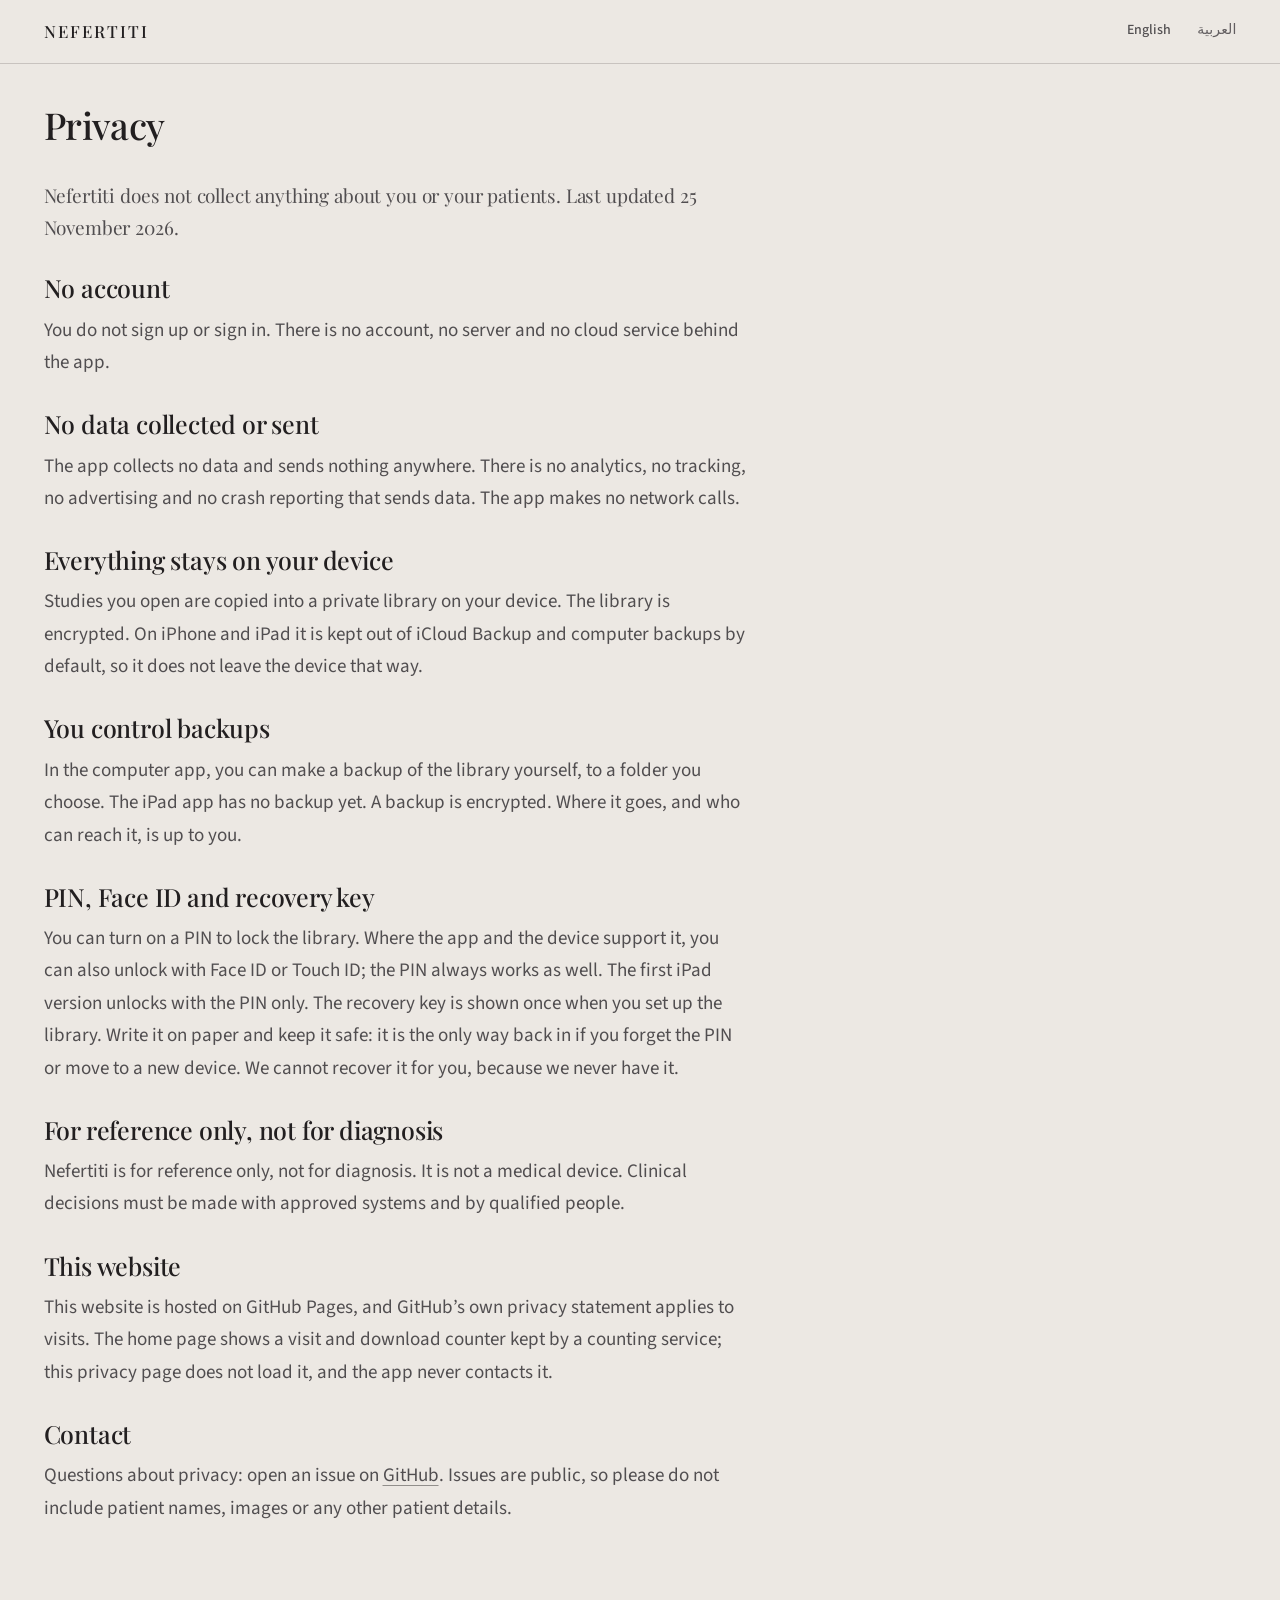
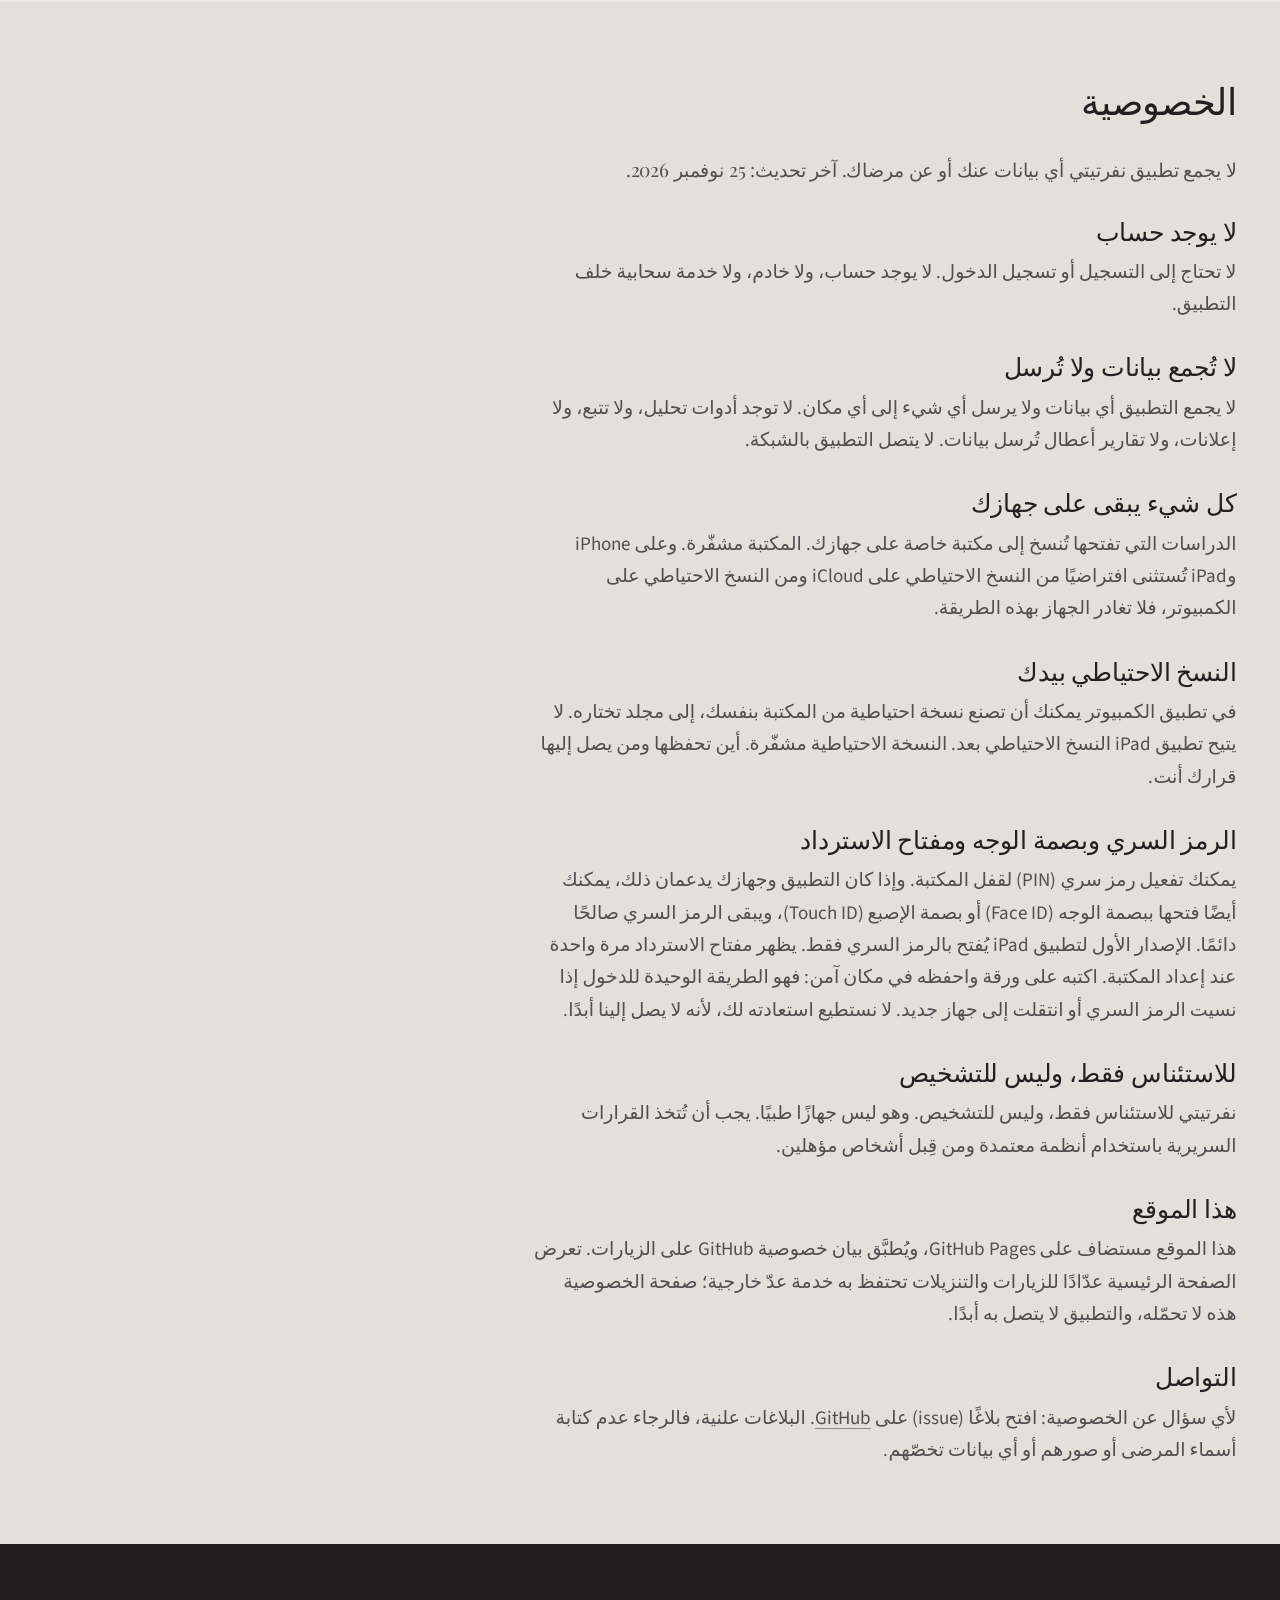
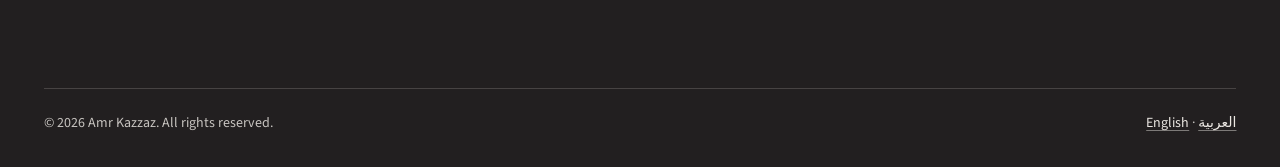
<file: docs/privacy.html>
<!DOCTYPE html>
<html lang="en">
<head>
  <meta charset="utf-8">
  <meta name="viewport" content="width=device-width, initial-scale=1">
  <title>Nefertiti — Privacy</title>
  <meta name="description" content="Privacy for the Nefertiti app: no account, no data collected, everything stays on your device. For reference only, not for diagnosis.">
  <meta name="author" content="Dr Amr Kazzaz">
  <link rel="preload" href="fonts/nuFiD-vYSZviVYUb_rj3ij__anPXDTzYgA.woff2" as="font" type="font/woff2" crossorigin>
  <link rel="preload" href="fonts/nwpStKy2OAdR1K-IwhWudF-R3w8aZQ.woff2" as="font" type="font/woff2" crossorigin>
  <link rel="stylesheet" href="styles.css">
  <link rel="icon" href="favicon.svg" type="image/svg+xml">
  <link rel="icon" href="favicon-32.png" type="image/png" sizes="32x32">
  <link rel="apple-touch-icon" href="apple-touch-icon.png">
  <link rel="canonical" href="https://amrkz.github.io/Nefertiti-releases/privacy.html">
</head>
<body>
  <a class="skip" href="#main">Skip to content</a>
  <header class="masthead">
    <div class="masthead__in">
      <a class="wordmark" href="index.html">Nefertiti</a>
      <nav class="nav nav--static" id="nav" aria-label="Page sections">
        <a href="#en">English</a>
        <a class="lang" href="#ar" lang="ar" hreflang="ar">العربية</a>
      </nav>
    </div>
  </header>

  <main id="main">
    <section class="bande page-top" id="en">
      <h2 class="section-titre">Privacy</h2>
      <p class="lede">Nefertiti does not collect anything about you or your patients. Last updated 25 November 2026.</p>
      <div class="prose">
        <h3 class="sub-titre">No account</h3>
        <p>You do not sign up or sign in. There is no account, no server and no cloud service behind the app.</p>

        <h3 class="sub-titre">No data collected or sent</h3>
        <p>The app collects no data and sends nothing anywhere. There is no analytics, no tracking, no advertising and no crash reporting that sends data. The app makes no network calls.</p>

        <h3 class="sub-titre">Everything stays on your device</h3>
        <p>Studies you open are copied into a private library on your device. The library is encrypted. On iPhone and iPad it is kept out of iCloud Backup and computer backups by default, so it does not leave the device that way.</p>

        <h3 class="sub-titre">You control backups</h3>
        <p>In the computer app, you can make a backup of the library yourself, to a folder you choose. The iPad app has no backup yet. A backup is encrypted. Where it goes, and who can reach it, is up to you.</p>

        <h3 class="sub-titre">PIN, Face ID and recovery key</h3>
        <p>You can turn on a PIN to lock the library. Where the app and the device support it, you can also unlock with Face ID or Touch ID; the PIN always works as well. The first iPad version unlocks with the PIN only. The recovery key is shown once when you set up the library. Write it on paper and keep it safe: it is the only way back in if you forget the PIN or move to a new device. We cannot recover it for you, because we never have it.</p>

        <h3 class="sub-titre">For reference only, not for diagnosis</h3>
        <p>Nefertiti is for reference only, not for diagnosis. It is not a medical device. Clinical decisions must be made with approved systems and by qualified people.</p>

        <h3 class="sub-titre">This website</h3>
        <p>This website is hosted on GitHub Pages, and GitHub’s own privacy statement applies to visits. The home page shows a visit and download counter kept by a counting service; this privacy page does not load it, and the app never contacts it.</p>

        <h3 class="sub-titre">Contact</h3>
        <p>Questions about privacy: open an issue on <a href="https://github.com/Amrkz/Nefertiti-releases/issues">GitHub</a>. Issues are public, so please do not include patient names, images or any other patient details.</p>
      </div>
    </section>

    <section class="bande band--paper-high" id="ar" lang="ar" dir="rtl">
      <h2 class="section-titre">الخصوصية</h2>
      <p class="lede">لا يجمع تطبيق نفرتيتي أي بيانات عنك أو عن مرضاك. آخر تحديث: 25 نوفمبر 2026.</p>
      <div class="prose">
        <h3 class="sub-titre">لا يوجد حساب</h3>
        <p>لا تحتاج إلى التسجيل أو تسجيل الدخول. لا يوجد حساب، ولا خادم، ولا خدمة سحابية خلف التطبيق.</p>

        <h3 class="sub-titre">لا تُجمع بيانات ولا تُرسل</h3>
        <p>لا يجمع التطبيق أي بيانات ولا يرسل أي شيء إلى أي مكان. لا توجد أدوات تحليل، ولا تتبع، ولا إعلانات، ولا تقارير أعطال تُرسل بيانات. لا يتصل التطبيق بالشبكة.</p>

        <h3 class="sub-titre">كل شيء يبقى على جهازك</h3>
        <p>الدراسات التي تفتحها تُنسخ إلى مكتبة خاصة على جهازك. المكتبة مشفّرة. وعلى iPhone وiPad تُستثنى افتراضيًا من النسخ الاحتياطي على iCloud ومن النسخ الاحتياطي على الكمبيوتر، فلا تغادر الجهاز بهذه الطريقة.</p>

        <h3 class="sub-titre">النسخ الاحتياطي بيدك</h3>
        <p>في تطبيق الكمبيوتر يمكنك أن تصنع نسخة احتياطية من المكتبة بنفسك، إلى مجلد تختاره. لا يتيح تطبيق iPad النسخ الاحتياطي بعد. النسخة الاحتياطية مشفّرة. أين تحفظها ومن يصل إليها قرارك أنت.</p>

        <h3 class="sub-titre">الرمز السري وبصمة الوجه ومفتاح الاسترداد</h3>
        <p>يمكنك تفعيل رمز سري (PIN) لقفل المكتبة. وإذا كان التطبيق وجهازك يدعمان ذلك، يمكنك أيضًا فتحها ببصمة الوجه (Face ID) أو بصمة الإصبع (Touch ID)، ويبقى الرمز السري صالحًا دائمًا. الإصدار الأول لتطبيق iPad يُفتح بالرمز السري فقط. يظهر مفتاح الاسترداد مرة واحدة عند إعداد المكتبة. اكتبه على ورقة واحفظه في مكان آمن: فهو الطريقة الوحيدة للدخول إذا نسيت الرمز السري أو انتقلت إلى جهاز جديد. لا نستطيع استعادته لك، لأنه لا يصل إلينا أبدًا.</p>

        <h3 class="sub-titre">للاستئناس فقط، وليس للتشخيص</h3>
        <p>نفرتيتي للاستئناس فقط، وليس للتشخيص. وهو ليس جهازًا طبيًا. يجب أن تُتخذ القرارات السريرية باستخدام أنظمة معتمدة ومن قِبل أشخاص مؤهلين.</p>

        <h3 class="sub-titre">هذا الموقع</h3>
        <p>هذا الموقع مستضاف على GitHub Pages، ويُطبَّق بيان خصوصية GitHub على الزيارات. تعرض الصفحة الرئيسية عدّادًا للزيارات والتنزيلات تحتفظ به خدمة عدّ خارجية؛ صفحة الخصوصية هذه لا تحمّله، والتطبيق لا يتصل به أبدًا.</p>

        <h3 class="sub-titre">التواصل</h3>
        <p>لأي سؤال عن الخصوصية: افتح بلاغًا (issue) على <a href="https://github.com/Amrkz/Nefertiti-releases/issues">GitHub</a>. البلاغات علنية، فالرجاء عدم كتابة أسماء المرضى أو صورهم أو أي بيانات تخصّهم.</p>
      </div>
    </section>
  </main>

  <footer class="foot">
    <div class="foot__base">
      <p>© 2026 Amr Kazzaz. All rights reserved.</p>
      <p><a href="index.html">English</a> · <a href="ar.html" lang="ar" hreflang="ar">العربية</a></p>
    </div>
  </footer>
</body>
</html>
</file>
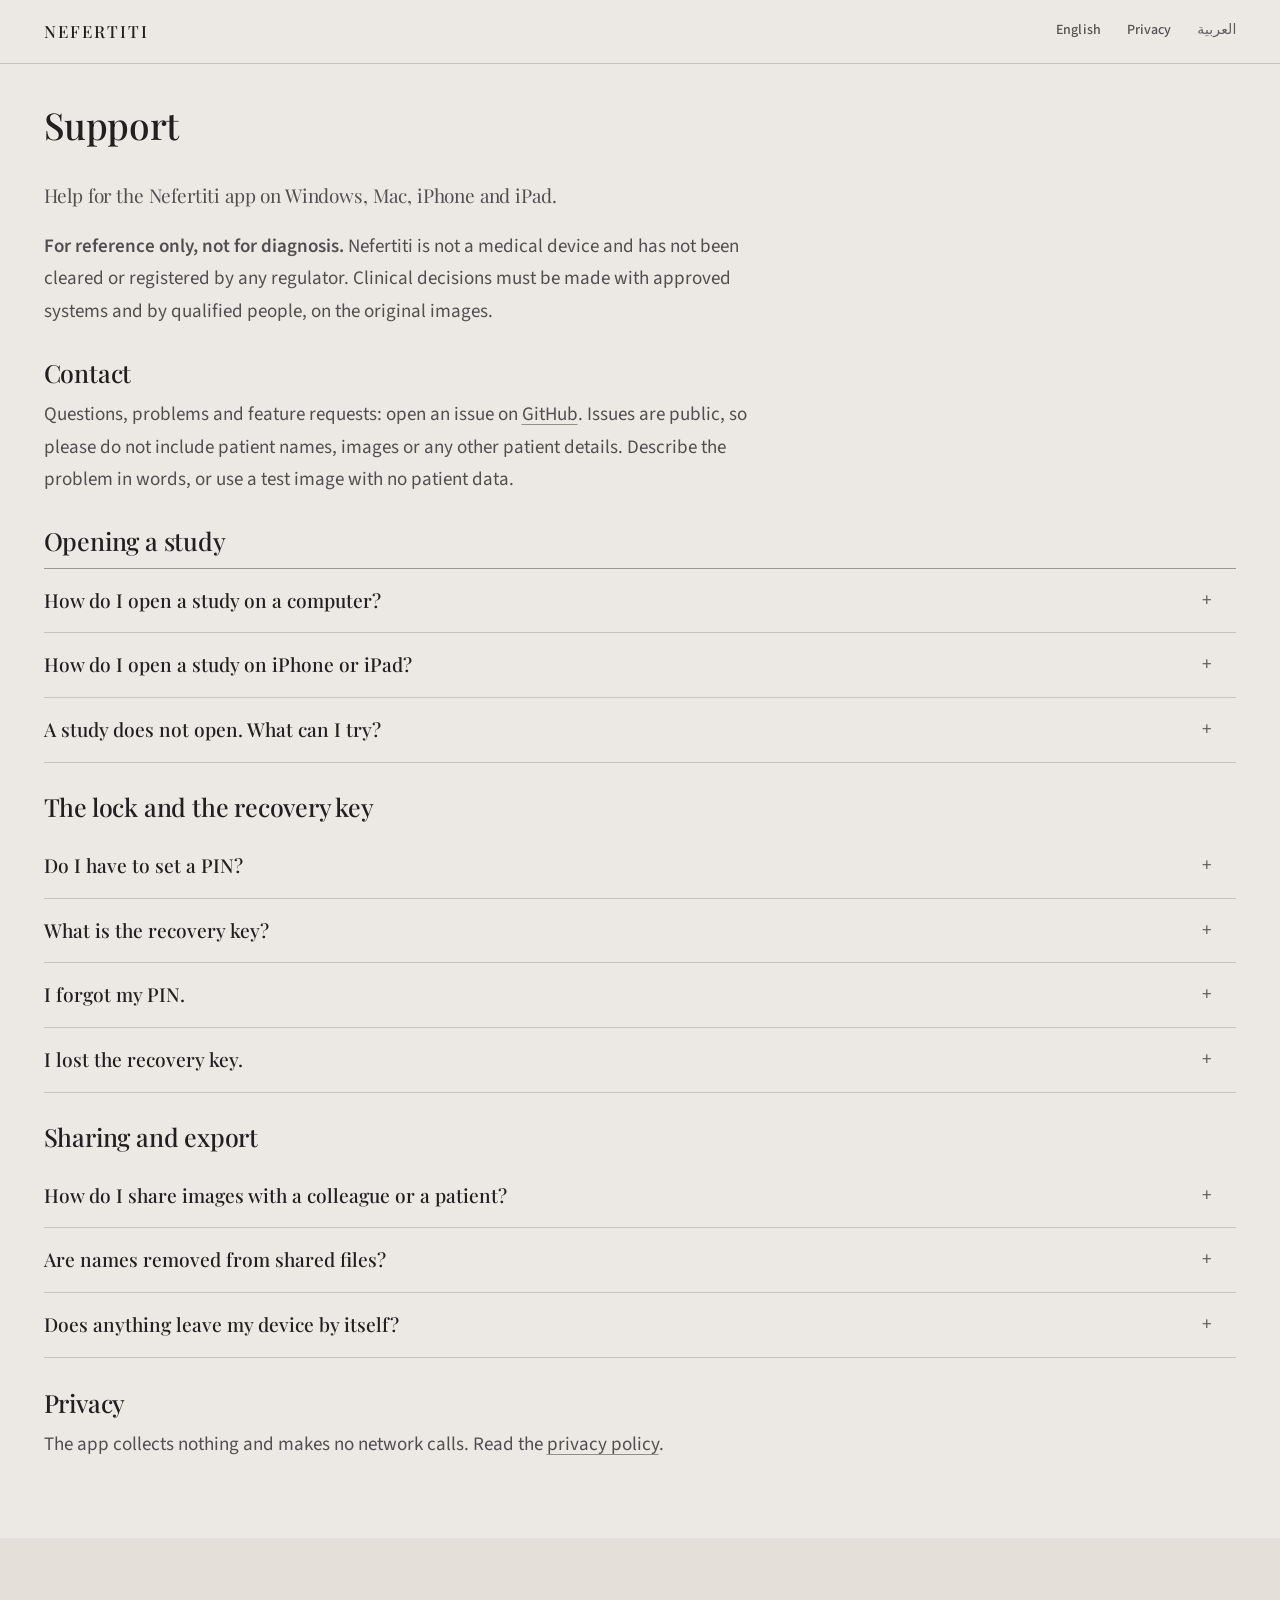
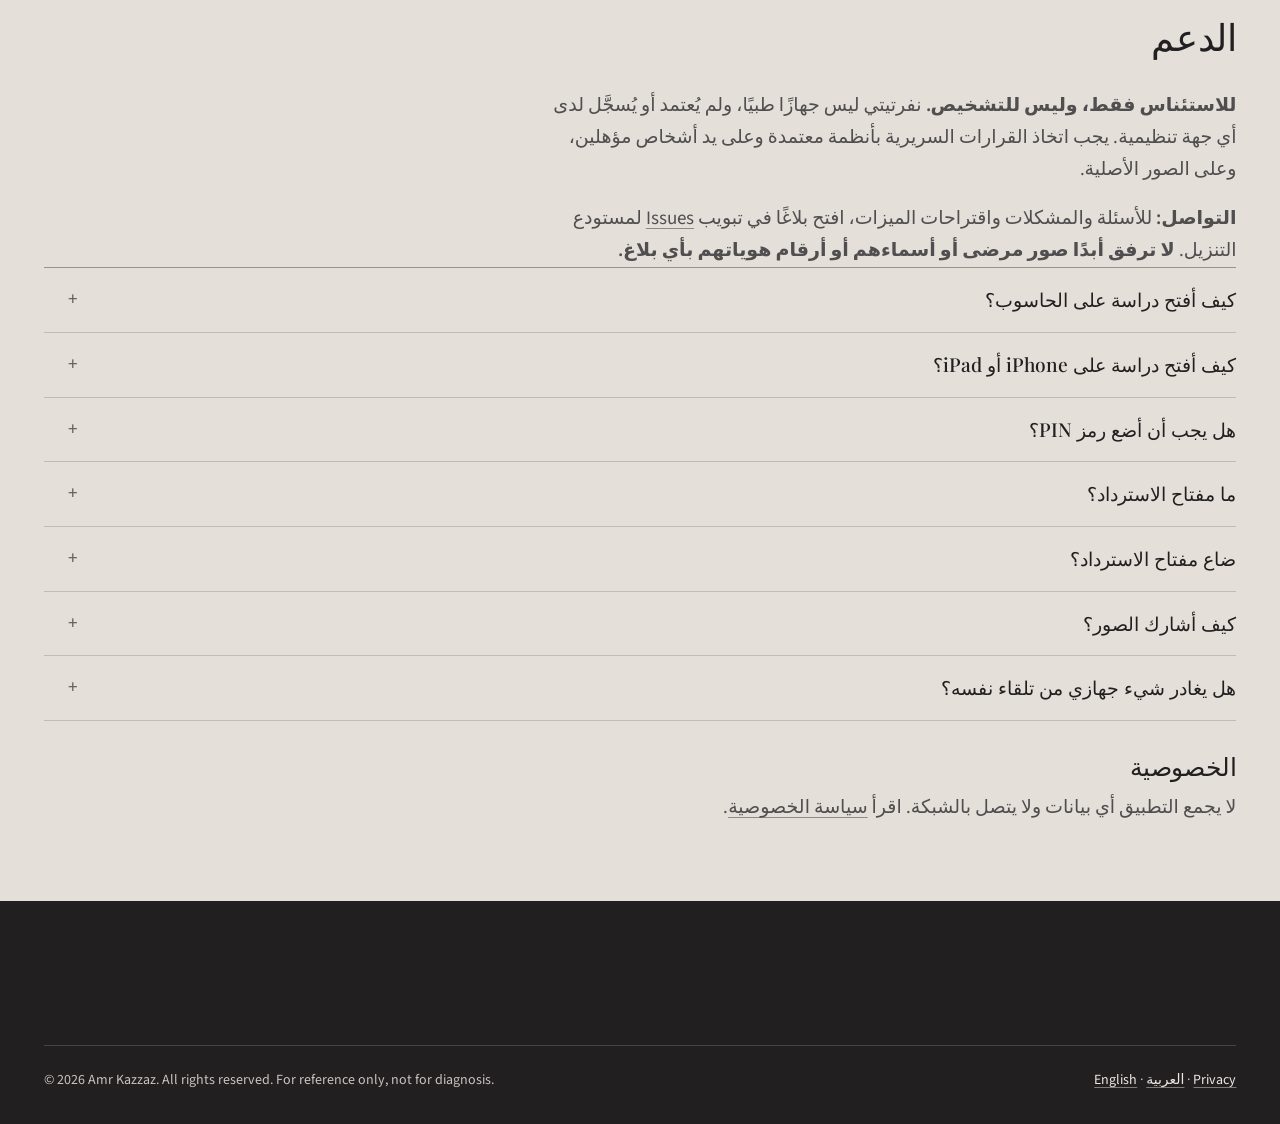
<file: docs/support.html>
<!DOCTYPE html>
<html lang="en">
<head>
  <meta charset="utf-8">
  <meta name="viewport" content="width=device-width, initial-scale=1">
  <title>Nefertiti — Support</title>
  <meta name="description" content="Support for Nefertiti, a DICOM viewer for private specialist clinics: how to open a study, the lock and recovery key, and sharing. For reference only, not for diagnosis.">
  <meta name="author" content="Dr Amr Kazzaz">
  <link rel="preload" href="fonts/nuFiD-vYSZviVYUb_rj3ij__anPXDTzYgA.woff2" as="font" type="font/woff2" crossorigin>
  <link rel="preload" href="fonts/nwpStKy2OAdR1K-IwhWudF-R3w8aZQ.woff2" as="font" type="font/woff2" crossorigin>
  <link rel="stylesheet" href="styles.css">
  <link rel="icon" href="favicon.svg" type="image/svg+xml">
  <link rel="icon" href="favicon-32.png" type="image/png" sizes="32x32">
  <link rel="apple-touch-icon" href="apple-touch-icon.png">
  <link rel="canonical" href="https://amrkz.github.io/Nefertiti-releases/support.html">
</head>
<body>
  <a class="skip" href="#main">Skip to content</a>
  <header class="masthead">
    <div class="masthead__in">
      <a class="wordmark" href="index.html">Nefertiti</a>
      <nav class="nav nav--static" id="nav" aria-label="Page sections">
        <a href="#en">English</a>
        <a href="privacy.html">Privacy</a>
        <a class="lang" href="#ar" lang="ar" hreflang="ar">العربية</a>
      </nav>
    </div>
  </header>

  <main id="main">
    <section class="bande page-top faq" id="en">
      <h2 class="section-titre">Support</h2>
      <p class="lede">Help for the Nefertiti app on Windows, Mac, iPhone and iPad.</p>
      <div class="prose">
        <p><strong>For reference only, not for diagnosis.</strong> Nefertiti is not a medical device and has not been cleared or registered by any regulator. Clinical decisions must be made with approved systems and by qualified people, on the original images.</p>

        <h3 class="sub-titre" id="contact">Contact</h3>
        <p>Questions, problems and feature requests: open an issue on <a href="https://github.com/Amrkz/Nefertiti-releases/issues">GitHub</a>. Issues are public, so please do not include patient names, images or any other patient details. Describe the problem in words, or use a test image with no patient data.</p>
        <!-- Support email: none is published yet. The owner adds one here before the App Store submission. -->

        <h3 class="sub-titre" id="faq">Opening a study</h3>
      </div>
      <details>
        <summary>How do I open a study on a computer?</summary>
        <p>Click Import and choose the CD, the USB drive, a folder or a ZIP file. You can also drop a folder on the window, or double-click a DICOM file. Files that are not DICOM are skipped and listed with a reason. The original files are never changed.</p>
      </details>
      <details>
        <summary>How do I open a study on iPhone or iPad?</summary>
        <p>In Nefertiti tap Import, then choose files, a folder or a ZIP file from the Files app. You can also use Share or Open In from Files, Mail or AirDrop and pick Nefertiti. On an iPad, a USB-C drive shows up in the Files app. Each study is copied into the private library in the app.</p>
      </details>
      <details>
        <summary>A study does not open. What can I try?</summary>
        <p>Check that the files are DICOM (CT, MRI or X-ray images from a scanner, often with no file extension). Try the whole folder rather than one file. A ZIP protected with a password asks for it. Very large studies may be refused on a phone or tablet with little memory. If it still fails, open an issue and describe the message you saw, without patient details.</p>
      </details>
      <div class="prose"><h3 class="sub-titre">The lock and the recovery key</h3></div>
      <details>
        <summary>Do I have to set a PIN?</summary>
        <p>No. The library is encrypted on the device either way. A PIN is optional; you can turn it on in Settings → Security. On iPhone and iPad, Face ID can open the library where the device has it, and the PIN always works as the fallback.</p>
      </details>
      <details>
        <summary>What is the recovery key?</summary>
        <p>A key shown once when you set up the library. Write it on paper and keep it safe; do not put it in a file, a chat or an email. It is the only way back in if you forget the PIN, or if the device key is lost, for example after reinstalling.</p>
      </details>
      <details>
        <summary>I forgot my PIN.</summary>
        <p>Type the recovery key in the PIN box and open the library; the app then asks for a new PIN. Without the recovery key a locked library cannot be opened, and nobody, including us, can open it for you.</p>
      </details>
      <details>
        <summary>I lost the recovery key.</summary>
        <p>While the library is open, go to Settings → Security → Make a new recovery key, and write the new key on paper. The old key stops working for this library. Backups made before that still need the old key, so make a new backup straight away.</p>
      </details>
      <div class="prose"><h3 class="sub-titre">Sharing and export</h3></div>
      <details>
        <summary>How do I share images with a colleague or a patient?</summary>
        <p>Use Share to make a PDF of the study, a one-page key-image report, a picture grid, or a short video that scrolls through a series. On iPhone and iPad this opens the system share sheet, where you can save to Files or send with an app you choose. Every file carries the line “for reference only, not for diagnosis”.</p>
      </details>
      <details>
        <summary>Are names removed from shared files?</summary>
        <p>Yes, by default. Patient details appear only if you tick “Include patient details”. Check what you send before you send it.</p>
      </details>
      <details>
        <summary>Does anything leave my device by itself?</summary>
        <p>No. Nefertiti works offline: no account, no network calls, no analytics. A copy leaves the device only when you share or export it, and only to the place you choose. See the <a href="privacy.html">privacy policy</a>.</p>
      </details>
      <div class="prose">
        <h3 class="sub-titre">Privacy</h3>
        <p>The app collects nothing and makes no network calls. Read the <a href="privacy.html">privacy policy</a>.</p>
      </div>
    </section>

    <section class="bande band--paper-high faq" id="ar" lang="ar" dir="rtl">
      <h2 class="section-titre">الدعم</h2>
      <div class="prose">
        <p><strong>للاستئناس فقط، وليس للتشخيص.</strong> نفرتيتي ليس جهازًا طبيًا، ولم يُعتمد أو يُسجَّل لدى أي جهة تنظيمية. يجب اتخاذ القرارات السريرية بأنظمة معتمدة وعلى يد أشخاص مؤهلين، وعلى الصور الأصلية.</p>
        <p><strong>التواصل:</strong> للأسئلة والمشكلات واقتراحات الميزات، افتح بلاغًا في تبويب <a href="https://github.com/Amrkz/Nefertiti-releases/issues">Issues</a> لمستودع التنزيل. <strong>لا ترفق أبدًا صور مرضى أو أسماءهم أو أرقام هوياتهم بأي بلاغ.</strong></p>
      </div>
        <details>
          <summary>كيف أفتح دراسة على الحاسوب؟</summary>
          <p>اضغط «استيراد» واختر القرص أو ذاكرة USB أو مجلدًا أو ملف ZIP. ويمكنك أيضًا إسقاط مجلد على النافذة أو النقر مرتين على ملف DICOM. الملفات التي ليست DICOM تُتخطّى مع ذكر السبب، ولا تتغير الملفات الأصلية أبدًا.</p>
        </details>
        <details>
          <summary>كيف أفتح دراسة على iPhone أو iPad؟</summary>
          <p>اضغط «استيراد» في نفرتيتي، ثم اختر ملفات أو مجلدًا أو ملف ZIP من تطبيق «الملفات». ويمكنك أيضًا استخدام «مشاركة» أو «فتح في» من «الملفات» أو «البريد» أو AirDrop واختيار نفرتيتي. على iPad تظهر ذاكرة USB-C في تطبيق «الملفات». تُنسخ كل دراسة إلى المكتبة الخاصة داخل التطبيق.</p>
        </details>
        <details>
          <summary>هل يجب أن أضع رمز PIN؟</summary>
          <p>لا. المكتبة مشفّرة على الجهاز في كل الأحوال. رمز PIN اختياري ويمكن تفعيله من Settings → Security. على iPhone وiPad يمكن فتح المكتبة بـ Face ID إن توفّر في الجهاز، ويبقى رمز PIN متاحًا دائمًا بديلًا.</p>
        </details>
        <details>
          <summary>ما مفتاح الاسترداد؟</summary>
          <p>مفتاح يظهر مرة واحدة عند إعداد المكتبة. اكتبه على ورقة واحفظه في مكان آمن، ولا تضعه في ملف أو محادثة أو بريد. هو الطريق الوحيد للدخول إذا نسيت رمز PIN أو ضاع مفتاح الجهاز، مثلًا بعد إعادة التثبيت. من دونه لا يمكن فتح مكتبة مقفلة، ولا نستطيع نحن فتحها لك.</p>
        </details>
        <details>
          <summary>ضاع مفتاح الاسترداد؟</summary>
          <p>والمكتبة مفتوحة، اذهب إلى Settings → Security → Make a new recovery key واكتب المفتاح الجديد على ورقة. يتوقف المفتاح القديم عن العمل لهذه المكتبة. النسخ الاحتياطية التي صُنعت قبل ذلك ما زالت تحتاج المفتاح القديم، لذا اصنع نسخة احتياطية جديدة فورًا.</p>
        </details>
        <details>
          <summary>كيف أشارك الصور؟</summary>
          <p>استخدم «مشاركة» لصنع ملف PDF للدراسة، أو تقرير صفحة واحدة بالصور الأساسية، أو شبكة صور، أو مقطع فيديو قصير يمرّ عبر سلسلة. على iPhone وiPad تُفتح ورقة المشاركة في النظام، فتحفظ في «الملفات» أو ترسل بالتطبيق الذي تختاره. تُنزع أسماء المرضى افتراضيًا، ولا تظهر إلا إذا اخترت «Include patient details». يحمل كل ملف عبارة «للاستئناس فقط، وليس للتشخيص».</p>
        </details>
        <details>
          <summary>هل يغادر شيء جهازي من تلقاء نفسه؟</summary>
          <p>لا. يعمل نفرتيتي دون اتصال: لا حساب، ولا اتصالات شبكية، ولا تحليلات. تغادر النسخة الجهاز فقط عندما تشاركها أو تصدّرها، وإلى المكان الذي تختاره. راجع <a href="privacy.html">سياسة الخصوصية</a>.</p>
        </details>
      <div class="prose">
        <h3 class="sub-titre">الخصوصية</h3>
        <p>لا يجمع التطبيق أي بيانات ولا يتصل بالشبكة. اقرأ <a href="privacy.html">سياسة الخصوصية</a>.</p>
      </div>
    </section>
  </main>

  <footer class="foot">
    <div class="foot__base">
      <p>© 2026 Amr Kazzaz. All rights reserved. For reference only, not for diagnosis.</p>
      <p><a href="index.html">English</a> · <a href="ar.html" lang="ar" hreflang="ar">العربية</a> · <a href="privacy.html">Privacy</a></p>
    </div>
  </footer>
</body>
</html>
</file>
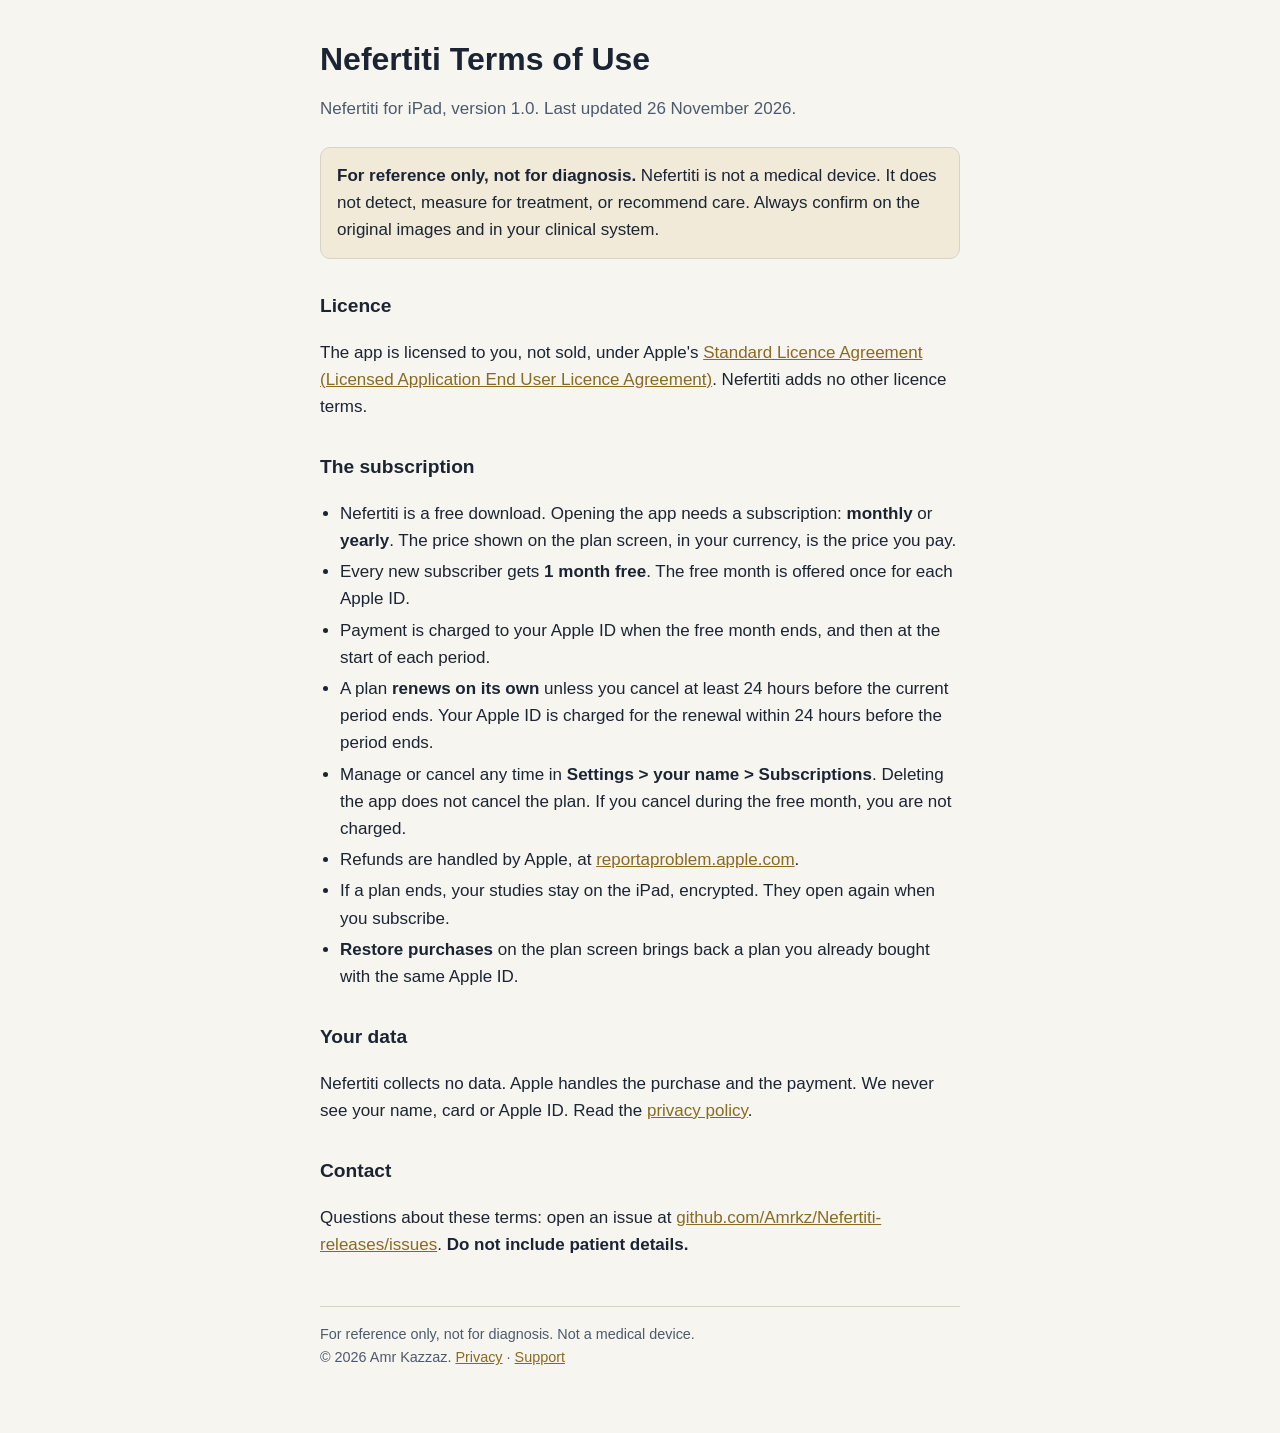
<file: docs/terms.html>
<!doctype html>
<html lang="en">
<head>
<meta charset="utf-8">
<meta name="viewport" content="width=device-width, initial-scale=1">
<meta name="color-scheme" content="light dark">
<title>Nefertiti Terms of Use</title>
<style>
  :root {
    --bg: #f7f5f0;
    --text: #1b2433;
    --muted: #4d5a6c;
    --rule: #d9d3c6;
    --accent: #8a6a1f;
    --card: #ffffff;
    --note-bg: #f1ead9;
  }
  @media (prefers-color-scheme: dark) {
    :root {
      --bg: #0b1626;
      --text: #e8ecf2;
      --muted: #a9b4c4;
      --rule: #24344c;
      --accent: #d9b45a;
      --card: #102038;
    --note-bg: #14243a;
    }
  }
  * { box-sizing: border-box; }
  html { -webkit-text-size-adjust: 100%; }
  body {
    margin: 0;
    background: var(--bg);
    color: var(--text);
    font: 17px/1.6 -apple-system, BlinkMacSystemFont, "Segoe UI", Roboto, "Helvetica Neue", Arial, sans-serif;
  }
  main { max-width: 42rem; margin: 0 auto; padding: 2.5rem 16px 4rem; }
  h1 { font-size: 2rem; line-height: 1.2; margin: 0 0 .25rem; }
  h2 { font-size: 1.2rem; margin: 2rem 0 .5rem; }
  .muted { color: var(--muted); }
  .note {
    background: var(--note-bg);
    border: 1px solid var(--rule);
    border-radius: 10px;
    padding: .9rem 1rem;
    margin: 1.5rem 0;
  }
  ul, ol { padding-inline-start: 1.25rem; }
  li { margin: .25rem 0; }
  a { color: var(--accent); }
  footer { margin-top: 3rem; padding-top: 1rem; border-top: 1px solid var(--rule); font-size: .9rem; color: var(--muted); }
</style>
</head>
<body>
<main>
  <h1>Nefertiti Terms of Use</h1>
  <p class="muted">Nefertiti for iPad, version 1.0. Last updated 26 November 2026.</p>

  <div class="note">
    <strong>For reference only, not for diagnosis.</strong> Nefertiti is not a medical device. It does not detect, measure for treatment, or recommend care. Always confirm on the original images and in your clinical system.
  </div>

  <h2>Licence</h2>
  <p>The app is licensed to you, not sold, under Apple's <a href="https://www.apple.com/legal/internet-services/itunes/dev/stdeula/">Standard Licence Agreement (Licensed Application End User Licence Agreement)</a>. Nefertiti adds no other licence terms.</p>

  <h2>The subscription</h2>
  <ul>
    <li>Nefertiti is a free download. Opening the app needs a subscription: <strong>monthly</strong> or <strong>yearly</strong>. The price shown on the plan screen, in your currency, is the price you pay.</li>
    <li>Every new subscriber gets <strong>1 month free</strong>. The free month is offered once for each Apple ID.</li>
    <li>Payment is charged to your Apple ID when the free month ends, and then at the start of each period.</li>
    <li>A plan <strong>renews on its own</strong> unless you cancel at least 24 hours before the current period ends. Your Apple ID is charged for the renewal within 24 hours before the period ends.</li>
    <li>Manage or cancel any time in <strong>Settings &gt; your name &gt; Subscriptions</strong>. Deleting the app does not cancel the plan. If you cancel during the free month, you are not charged.</li>
    <li>Refunds are handled by Apple, at <a href="https://reportaproblem.apple.com">reportaproblem.apple.com</a>.</li>
    <li>If a plan ends, your studies stay on the iPad, encrypted. They open again when you subscribe.</li>
    <li><strong>Restore purchases</strong> on the plan screen brings back a plan you already bought with the same Apple ID.</li>
  </ul>

  <h2>Your data</h2>
  <p>Nefertiti collects no data. Apple handles the purchase and the payment. We never see your name, card or Apple ID. Read the <a href="privacy.html">privacy policy</a>.</p>

  <h2>Contact</h2>
  <p>Questions about these terms: open an issue at <a href="https://github.com/Amrkz/Nefertiti-releases/issues">github.com/Amrkz/Nefertiti-releases/issues</a>. <strong>Do not include patient details.</strong></p>

  <footer>
    For reference only, not for diagnosis. Not a medical device.<br>
    © 2026 Amr Kazzaz. <a href="privacy.html">Privacy</a> · <a href="support.html">Support</a>
  </footer>
</main>
</body>
</html>
</file>
<file: docs/styles.css>
/* arabic */
@font-face {
  font-family: 'Amiri';
  font-style: italic;
  font-weight: 400;
  font-display: swap;
  src: url(fonts/J7afnpd8CGxBHpUrhLQY66NL.woff2) format('woff2');
  unicode-range: U+0600-06FF, U+0750-077F, U+0870-0891, U+0897-08E1, U+08E3-08FF, U+200C-200E, U+2010-2011, U+204F, U+2E41, U+FB50-FDFF, U+FE70-FE74, U+FE76-FEFC, U+102E0-102FB, U+10E60-10E7E, U+10EC2-10EC7, U+10EC9-10EEE, U+10EF0-10EFF, U+1EE00-1EE03, U+1EE05-1EE1F, U+1EE21-1EE22, U+1EE24, U+1EE27, U+1EE29-1EE32, U+1EE34-1EE37, U+1EE39, U+1EE3B, U+1EE42, U+1EE47, U+1EE49, U+1EE4B, U+1EE4D-1EE4F, U+1EE51-1EE52, U+1EE54, U+1EE57, U+1EE59, U+1EE5B, U+1EE5D, U+1EE5F, U+1EE61-1EE62, U+1EE64, U+1EE67-1EE6A, U+1EE6C-1EE72, U+1EE74-1EE77, U+1EE79-1EE7C, U+1EE7E, U+1EE80-1EE89, U+1EE8B-1EE9B, U+1EEA1-1EEA3, U+1EEA5-1EEA9, U+1EEAB-1EEBB, U+1EEF0-1EEF1;
}

/* latin-ext */
@font-face {
  font-family: 'Amiri';
  font-style: italic;
  font-weight: 400;
  font-display: swap;
  src: url(fonts/J7afnpd8CGxBHpUrhL8Y66NL.woff2) format('woff2');
  unicode-range: U+0100-02BA, U+02BD-02C5, U+02C7-02CC, U+02CE-02D7, U+02DD-02FF, U+0304, U+0308, U+0329, U+1D00-1DBF, U+1E00-1E9F, U+1EF2-1EFF, U+2020, U+20A0-20AB, U+20AD-20C4, U+2113, U+2C60-2C7F, U+A720-A7FF;
}

/* latin */
@font-face {
  font-family: 'Amiri';
  font-style: italic;
  font-weight: 400;
  font-display: swap;
  src: url(fonts/J7afnpd8CGxBHpUrhLEY6w.woff2) format('woff2');
  unicode-range: U+0000-00FF, U+0131, U+0152-0153, U+02BB-02BC, U+02C6, U+02DA, U+02DC, U+0304, U+0308, U+0329, U+2000-206F, U+20AC, U+2122, U+2191, U+2193, U+2212, U+2215, U+FEFF, U+FFFD;
}

/* arabic */
@font-face {
  font-family: 'Amiri';
  font-style: normal;
  font-weight: 400;
  font-display: swap;
  src: url(fonts/J7aRnpd8CGxBHpUrtLMA7w.woff2) format('woff2');
  unicode-range: U+0600-06FF, U+0750-077F, U+0870-0891, U+0897-08E1, U+08E3-08FF, U+200C-200E, U+2010-2011, U+204F, U+2E41, U+FB50-FDFF, U+FE70-FE74, U+FE76-FEFC, U+102E0-102FB, U+10E60-10E7E, U+10EC2-10EC7, U+10EC9-10EEE, U+10EF0-10EFF, U+1EE00-1EE03, U+1EE05-1EE1F, U+1EE21-1EE22, U+1EE24, U+1EE27, U+1EE29-1EE32, U+1EE34-1EE37, U+1EE39, U+1EE3B, U+1EE42, U+1EE47, U+1EE49, U+1EE4B, U+1EE4D-1EE4F, U+1EE51-1EE52, U+1EE54, U+1EE57, U+1EE59, U+1EE5B, U+1EE5D, U+1EE5F, U+1EE61-1EE62, U+1EE64, U+1EE67-1EE6A, U+1EE6C-1EE72, U+1EE74-1EE77, U+1EE79-1EE7C, U+1EE7E, U+1EE80-1EE89, U+1EE8B-1EE9B, U+1EEA1-1EEA3, U+1EEA5-1EEA9, U+1EEAB-1EEBB, U+1EEF0-1EEF1;
}

/* latin-ext */
@font-face {
  font-family: 'Amiri';
  font-style: normal;
  font-weight: 400;
  font-display: swap;
  src: url(fonts/J7aRnpd8CGxBHpUgtLMA7w.woff2) format('woff2');
  unicode-range: U+0100-02BA, U+02BD-02C5, U+02C7-02CC, U+02CE-02D7, U+02DD-02FF, U+0304, U+0308, U+0329, U+1D00-1DBF, U+1E00-1E9F, U+1EF2-1EFF, U+2020, U+20A0-20AB, U+20AD-20C4, U+2113, U+2C60-2C7F, U+A720-A7FF;
}

/* latin */
@font-face {
  font-family: 'Amiri';
  font-style: normal;
  font-weight: 400;
  font-display: swap;
  src: url(fonts/J7aRnpd8CGxBHpUutLM.woff2) format('woff2');
  unicode-range: U+0000-00FF, U+0131, U+0152-0153, U+02BB-02BC, U+02C6, U+02DA, U+02DC, U+0304, U+0308, U+0329, U+2000-206F, U+20AC, U+2122, U+2191, U+2193, U+2212, U+2215, U+FEFF, U+FFFD;
}

/* arabic */
@font-face {
  font-family: 'Amiri';
  font-style: normal;
  font-weight: 700;
  font-display: swap;
  src: url(fonts/J7acnpd8CGxBHp2VkaY6zp5yGw.woff2) format('woff2');
  unicode-range: U+0600-06FF, U+0750-077F, U+0870-0891, U+0897-08E1, U+08E3-08FF, U+200C-200E, U+2010-2011, U+204F, U+2E41, U+FB50-FDFF, U+FE70-FE74, U+FE76-FEFC, U+102E0-102FB, U+10E60-10E7E, U+10EC2-10EC7, U+10EC9-10EEE, U+10EF0-10EFF, U+1EE00-1EE03, U+1EE05-1EE1F, U+1EE21-1EE22, U+1EE24, U+1EE27, U+1EE29-1EE32, U+1EE34-1EE37, U+1EE39, U+1EE3B, U+1EE42, U+1EE47, U+1EE49, U+1EE4B, U+1EE4D-1EE4F, U+1EE51-1EE52, U+1EE54, U+1EE57, U+1EE59, U+1EE5B, U+1EE5D, U+1EE5F, U+1EE61-1EE62, U+1EE64, U+1EE67-1EE6A, U+1EE6C-1EE72, U+1EE74-1EE77, U+1EE79-1EE7C, U+1EE7E, U+1EE80-1EE89, U+1EE8B-1EE9B, U+1EEA1-1EEA3, U+1EEA5-1EEA9, U+1EEAB-1EEBB, U+1EEF0-1EEF1;
}

/* latin-ext */
@font-face {
  font-family: 'Amiri';
  font-style: normal;
  font-weight: 700;
  font-display: swap;
  src: url(fonts/J7acnpd8CGxBHp2VkaYxzp5yGw.woff2) format('woff2');
  unicode-range: U+0100-02BA, U+02BD-02C5, U+02C7-02CC, U+02CE-02D7, U+02DD-02FF, U+0304, U+0308, U+0329, U+1D00-1DBF, U+1E00-1E9F, U+1EF2-1EFF, U+2020, U+20A0-20AB, U+20AD-20C4, U+2113, U+2C60-2C7F, U+A720-A7FF;
}

/* latin */
@font-face {
  font-family: 'Amiri';
  font-style: normal;
  font-weight: 700;
  font-display: swap;
  src: url(fonts/J7acnpd8CGxBHp2VkaY_zp4.woff2) format('woff2');
  unicode-range: U+0000-00FF, U+0131, U+0152-0153, U+02BB-02BC, U+02C6, U+02DA, U+02DC, U+0304, U+0308, U+0329, U+2000-206F, U+20AC, U+2122, U+2191, U+2193, U+2212, U+2215, U+FEFF, U+FFFD;
}

/* arabic */
@font-face {
  font-family: 'IBM Plex Sans Arabic';
  font-style: normal;
  font-weight: 400;
  font-display: swap;
  src: url(fonts/Qw3CZRtWPQCuHme67tEYUIx3Kh0PHR9N6Ys43PWrfQ.woff2) format('woff2');
  unicode-range: U+0600-06FF, U+0750-077F, U+0870-0891, U+0897-08E1, U+08E3-08FF, U+200C-200E, U+2010-2011, U+204F, U+2E41, U+FB50-FDFF, U+FE70-FE74, U+FE76-FEFC, U+102E0-102FB, U+10E60-10E7E, U+10EC2-10EC7, U+10EC9-10EEE, U+10EF0-10EFF, U+1EE00-1EE03, U+1EE05-1EE1F, U+1EE21-1EE22, U+1EE24, U+1EE27, U+1EE29-1EE32, U+1EE34-1EE37, U+1EE39, U+1EE3B, U+1EE42, U+1EE47, U+1EE49, U+1EE4B, U+1EE4D-1EE4F, U+1EE51-1EE52, U+1EE54, U+1EE57, U+1EE59, U+1EE5B, U+1EE5D, U+1EE5F, U+1EE61-1EE62, U+1EE64, U+1EE67-1EE6A, U+1EE6C-1EE72, U+1EE74-1EE77, U+1EE79-1EE7C, U+1EE7E, U+1EE80-1EE89, U+1EE8B-1EE9B, U+1EEA1-1EEA3, U+1EEA5-1EEA9, U+1EEAB-1EEBB, U+1EEF0-1EEF1;
}

/* latin-ext */
@font-face {
  font-family: 'IBM Plex Sans Arabic';
  font-style: normal;
  font-weight: 400;
  font-display: swap;
  src: url(fonts/Qw3CZRtWPQCuHme67tEYUIx3Kh0PHR9N6Ysz3PWrfQ.woff2) format('woff2');
  unicode-range: U+0100-02BA, U+02BD-02C5, U+02C7-02CC, U+02CE-02D7, U+02DD-02FF, U+0304, U+0308, U+0329, U+1D00-1DBF, U+1E00-1E9F, U+1EF2-1EFF, U+2020, U+20A0-20AB, U+20AD-20C4, U+2113, U+2C60-2C7F, U+A720-A7FF;
}

/* latin */
@font-face {
  font-family: 'IBM Plex Sans Arabic';
  font-style: normal;
  font-weight: 400;
  font-display: swap;
  src: url(fonts/Qw3CZRtWPQCuHme67tEYUIx3Kh0PHR9N6Ys93PU.woff2) format('woff2');
  unicode-range: U+0000-00FF, U+0131, U+0152-0153, U+02BB-02BC, U+02C6, U+02DA, U+02DC, U+0304, U+0308, U+0329, U+2000-206F, U+20AC, U+2122, U+2191, U+2193, U+2212, U+2215, U+FEFF, U+FFFD;
}

/* arabic */
@font-face {
  font-family: 'IBM Plex Sans Arabic';
  font-style: normal;
  font-weight: 500;
  font-display: swap;
  src: url(fonts/Qw3NZRtWPQCuHme67tEYUIx3Kh0PHR9N6YPO_-CRXMR5Kw.woff2) format('woff2');
  unicode-range: U+0600-06FF, U+0750-077F, U+0870-0891, U+0897-08E1, U+08E3-08FF, U+200C-200E, U+2010-2011, U+204F, U+2E41, U+FB50-FDFF, U+FE70-FE74, U+FE76-FEFC, U+102E0-102FB, U+10E60-10E7E, U+10EC2-10EC7, U+10EC9-10EEE, U+10EF0-10EFF, U+1EE00-1EE03, U+1EE05-1EE1F, U+1EE21-1EE22, U+1EE24, U+1EE27, U+1EE29-1EE32, U+1EE34-1EE37, U+1EE39, U+1EE3B, U+1EE42, U+1EE47, U+1EE49, U+1EE4B, U+1EE4D-1EE4F, U+1EE51-1EE52, U+1EE54, U+1EE57, U+1EE59, U+1EE5B, U+1EE5D, U+1EE5F, U+1EE61-1EE62, U+1EE64, U+1EE67-1EE6A, U+1EE6C-1EE72, U+1EE74-1EE77, U+1EE79-1EE7C, U+1EE7E, U+1EE80-1EE89, U+1EE8B-1EE9B, U+1EEA1-1EEA3, U+1EEA5-1EEA9, U+1EEAB-1EEBB, U+1EEF0-1EEF1;
}

/* latin-ext */
@font-face {
  font-family: 'IBM Plex Sans Arabic';
  font-style: normal;
  font-weight: 500;
  font-display: swap;
  src: url(fonts/Qw3NZRtWPQCuHme67tEYUIx3Kh0PHR9N6YPO_-CaXMR5Kw.woff2) format('woff2');
  unicode-range: U+0100-02BA, U+02BD-02C5, U+02C7-02CC, U+02CE-02D7, U+02DD-02FF, U+0304, U+0308, U+0329, U+1D00-1DBF, U+1E00-1E9F, U+1EF2-1EFF, U+2020, U+20A0-20AB, U+20AD-20C4, U+2113, U+2C60-2C7F, U+A720-A7FF;
}

/* latin */
@font-face {
  font-family: 'IBM Plex Sans Arabic';
  font-style: normal;
  font-weight: 500;
  font-display: swap;
  src: url(fonts/Qw3NZRtWPQCuHme67tEYUIx3Kh0PHR9N6YPO_-CUXMQ.woff2) format('woff2');
  unicode-range: U+0000-00FF, U+0131, U+0152-0153, U+02BB-02BC, U+02C6, U+02DA, U+02DC, U+0304, U+0308, U+0329, U+2000-206F, U+20AC, U+2122, U+2191, U+2193, U+2212, U+2215, U+FEFF, U+FFFD;
}

/* arabic */
@font-face {
  font-family: 'IBM Plex Sans Arabic';
  font-style: normal;
  font-weight: 600;
  font-display: swap;
  src: url(fonts/Qw3NZRtWPQCuHme67tEYUIx3Kh0PHR9N6YPi-OCRXMR5Kw.woff2) format('woff2');
  unicode-range: U+0600-06FF, U+0750-077F, U+0870-0891, U+0897-08E1, U+08E3-08FF, U+200C-200E, U+2010-2011, U+204F, U+2E41, U+FB50-FDFF, U+FE70-FE74, U+FE76-FEFC, U+102E0-102FB, U+10E60-10E7E, U+10EC2-10EC7, U+10EC9-10EEE, U+10EF0-10EFF, U+1EE00-1EE03, U+1EE05-1EE1F, U+1EE21-1EE22, U+1EE24, U+1EE27, U+1EE29-1EE32, U+1EE34-1EE37, U+1EE39, U+1EE3B, U+1EE42, U+1EE47, U+1EE49, U+1EE4B, U+1EE4D-1EE4F, U+1EE51-1EE52, U+1EE54, U+1EE57, U+1EE59, U+1EE5B, U+1EE5D, U+1EE5F, U+1EE61-1EE62, U+1EE64, U+1EE67-1EE6A, U+1EE6C-1EE72, U+1EE74-1EE77, U+1EE79-1EE7C, U+1EE7E, U+1EE80-1EE89, U+1EE8B-1EE9B, U+1EEA1-1EEA3, U+1EEA5-1EEA9, U+1EEAB-1EEBB, U+1EEF0-1EEF1;
}

/* latin-ext */
@font-face {
  font-family: 'IBM Plex Sans Arabic';
  font-style: normal;
  font-weight: 600;
  font-display: swap;
  src: url(fonts/Qw3NZRtWPQCuHme67tEYUIx3Kh0PHR9N6YPi-OCaXMR5Kw.woff2) format('woff2');
  unicode-range: U+0100-02BA, U+02BD-02C5, U+02C7-02CC, U+02CE-02D7, U+02DD-02FF, U+0304, U+0308, U+0329, U+1D00-1DBF, U+1E00-1E9F, U+1EF2-1EFF, U+2020, U+20A0-20AB, U+20AD-20C4, U+2113, U+2C60-2C7F, U+A720-A7FF;
}

/* latin */
@font-face {
  font-family: 'IBM Plex Sans Arabic';
  font-style: normal;
  font-weight: 600;
  font-display: swap;
  src: url(fonts/Qw3NZRtWPQCuHme67tEYUIx3Kh0PHR9N6YPi-OCUXMQ.woff2) format('woff2');
  unicode-range: U+0000-00FF, U+0131, U+0152-0153, U+02BB-02BC, U+02C6, U+02DA, U+02DC, U+0304, U+0308, U+0329, U+2000-206F, U+20AC, U+2122, U+2191, U+2193, U+2212, U+2215, U+FEFF, U+FFFD;
}

/* latin-ext */
@font-face {
  font-family: 'Playfair Display';
  font-style: italic;
  font-weight: 400;
  font-display: swap;
  src: url(fonts/nuFkD-vYSZviVYUb_rj3ij__anPXDTnojEk72xU.woff2) format('woff2');
  unicode-range: U+0100-02BA, U+02BD-02C5, U+02C7-02CC, U+02CE-02D7, U+02DD-02FF, U+0304, U+0308, U+0329, U+1D00-1DBF, U+1E00-1E9F, U+1EF2-1EFF, U+2020, U+20A0-20AB, U+20AD-20C4, U+2113, U+2C60-2C7F, U+A720-A7FF;
}

/* latin */
@font-face {
  font-family: 'Playfair Display';
  font-style: italic;
  font-weight: 400;
  font-display: swap;
  src: url(fonts/nuFkD-vYSZviVYUb_rj3ij__anPXDTnogkk7.woff2) format('woff2');
  unicode-range: U+0000-00FF, U+0131, U+0152-0153, U+02BB-02BC, U+02C6, U+02DA, U+02DC, U+0304, U+0308, U+0329, U+2000-206F, U+20AC, U+2122, U+2191, U+2193, U+2212, U+2215, U+FEFF, U+FFFD;
}

/* latin-ext */
@font-face {
  font-family: 'Playfair Display';
  font-style: italic;
  font-weight: 500;
  font-display: swap;
  src: url(fonts/nuFkD-vYSZviVYUb_rj3ij__anPXDTnojEk72xU.woff2) format('woff2');
  unicode-range: U+0100-02BA, U+02BD-02C5, U+02C7-02CC, U+02CE-02D7, U+02DD-02FF, U+0304, U+0308, U+0329, U+1D00-1DBF, U+1E00-1E9F, U+1EF2-1EFF, U+2020, U+20A0-20AB, U+20AD-20C4, U+2113, U+2C60-2C7F, U+A720-A7FF;
}

/* latin */
@font-face {
  font-family: 'Playfair Display';
  font-style: italic;
  font-weight: 500;
  font-display: swap;
  src: url(fonts/nuFkD-vYSZviVYUb_rj3ij__anPXDTnogkk7.woff2) format('woff2');
  unicode-range: U+0000-00FF, U+0131, U+0152-0153, U+02BB-02BC, U+02C6, U+02DA, U+02DC, U+0304, U+0308, U+0329, U+2000-206F, U+20AC, U+2122, U+2191, U+2193, U+2212, U+2215, U+FEFF, U+FFFD;
}

/* latin-ext */
@font-face {
  font-family: 'Playfair Display';
  font-style: normal;
  font-weight: 400;
  font-display: swap;
  src: url(fonts/nuFiD-vYSZviVYUb_rj3ij__anPXDTLYgFE_.woff2) format('woff2');
  unicode-range: U+0100-02BA, U+02BD-02C5, U+02C7-02CC, U+02CE-02D7, U+02DD-02FF, U+0304, U+0308, U+0329, U+1D00-1DBF, U+1E00-1E9F, U+1EF2-1EFF, U+2020, U+20A0-20AB, U+20AD-20C4, U+2113, U+2C60-2C7F, U+A720-A7FF;
}

/* latin */
@font-face {
  font-family: 'Playfair Display';
  font-style: normal;
  font-weight: 400;
  font-display: swap;
  src: url(fonts/nuFiD-vYSZviVYUb_rj3ij__anPXDTzYgA.woff2) format('woff2');
  unicode-range: U+0000-00FF, U+0131, U+0152-0153, U+02BB-02BC, U+02C6, U+02DA, U+02DC, U+0304, U+0308, U+0329, U+2000-206F, U+20AC, U+2122, U+2191, U+2193, U+2212, U+2215, U+FEFF, U+FFFD;
}

/* latin-ext */
@font-face {
  font-family: 'Playfair Display';
  font-style: normal;
  font-weight: 500;
  font-display: swap;
  src: url(fonts/nuFiD-vYSZviVYUb_rj3ij__anPXDTLYgFE_.woff2) format('woff2');
  unicode-range: U+0100-02BA, U+02BD-02C5, U+02C7-02CC, U+02CE-02D7, U+02DD-02FF, U+0304, U+0308, U+0329, U+1D00-1DBF, U+1E00-1E9F, U+1EF2-1EFF, U+2020, U+20A0-20AB, U+20AD-20C4, U+2113, U+2C60-2C7F, U+A720-A7FF;
}

/* latin */
@font-face {
  font-family: 'Playfair Display';
  font-style: normal;
  font-weight: 500;
  font-display: swap;
  src: url(fonts/nuFiD-vYSZviVYUb_rj3ij__anPXDTzYgA.woff2) format('woff2');
  unicode-range: U+0000-00FF, U+0131, U+0152-0153, U+02BB-02BC, U+02C6, U+02DA, U+02DC, U+0304, U+0308, U+0329, U+2000-206F, U+20AC, U+2122, U+2191, U+2193, U+2212, U+2215, U+FEFF, U+FFFD;
}

/* latin-ext */
@font-face {
  font-family: 'Playfair Display';
  font-style: normal;
  font-weight: 700;
  font-display: swap;
  src: url(fonts/nuFiD-vYSZviVYUb_rj3ij__anPXDTLYgFE_.woff2) format('woff2');
  unicode-range: U+0100-02BA, U+02BD-02C5, U+02C7-02CC, U+02CE-02D7, U+02DD-02FF, U+0304, U+0308, U+0329, U+1D00-1DBF, U+1E00-1E9F, U+1EF2-1EFF, U+2020, U+20A0-20AB, U+20AD-20C4, U+2113, U+2C60-2C7F, U+A720-A7FF;
}

/* latin */
@font-face {
  font-family: 'Playfair Display';
  font-style: normal;
  font-weight: 700;
  font-display: swap;
  src: url(fonts/nuFiD-vYSZviVYUb_rj3ij__anPXDTzYgA.woff2) format('woff2');
  unicode-range: U+0000-00FF, U+0131, U+0152-0153, U+02BB-02BC, U+02C6, U+02DA, U+02DC, U+0304, U+0308, U+0329, U+2000-206F, U+20AC, U+2122, U+2191, U+2193, U+2212, U+2215, U+FEFF, U+FFFD;
}

/* latin-ext */
@font-face {
  font-family: 'Source Sans 3';
  font-style: italic;
  font-weight: 400;
  font-display: swap;
  src: url(fonts/nwpDtKy2OAdR1K-IwhWudF-R3woAa8opPOrG97lwqLlOxCcSmrfB.woff2) format('woff2');
  unicode-range: U+0100-02BA, U+02BD-02C5, U+02C7-02CC, U+02CE-02D7, U+02DD-02FF, U+0304, U+0308, U+0329, U+1D00-1DBF, U+1E00-1E9F, U+1EF2-1EFF, U+2020, U+20A0-20AB, U+20AD-20C4, U+2113, U+2C60-2C7F, U+A720-A7FF;
}

/* latin */
@font-face {
  font-family: 'Source Sans 3';
  font-style: italic;
  font-weight: 400;
  font-display: swap;
  src: url(fonts/nwpDtKy2OAdR1K-IwhWudF-R3woAa8opPOrG97lwqLlOxCkSmg.woff2) format('woff2');
  unicode-range: U+0000-00FF, U+0131, U+0152-0153, U+02BB-02BC, U+02C6, U+02DA, U+02DC, U+0304, U+0308, U+0329, U+2000-206F, U+20AC, U+2122, U+2191, U+2193, U+2212, U+2215, U+FEFF, U+FFFD;
}

/* latin-ext */
@font-face {
  font-family: 'Source Sans 3';
  font-style: normal;
  font-weight: 400;
  font-display: swap;
  src: url(fonts/nwpStKy2OAdR1K-IwhWudF-R3wEaZfrc.woff2) format('woff2');
  unicode-range: U+0100-02BA, U+02BD-02C5, U+02C7-02CC, U+02CE-02D7, U+02DD-02FF, U+0304, U+0308, U+0329, U+1D00-1DBF, U+1E00-1E9F, U+1EF2-1EFF, U+2020, U+20A0-20AB, U+20AD-20C4, U+2113, U+2C60-2C7F, U+A720-A7FF;
}

/* latin */
@font-face {
  font-family: 'Source Sans 3';
  font-style: normal;
  font-weight: 400;
  font-display: swap;
  src: url(fonts/nwpStKy2OAdR1K-IwhWudF-R3w8aZQ.woff2) format('woff2');
  unicode-range: U+0000-00FF, U+0131, U+0152-0153, U+02BB-02BC, U+02C6, U+02DA, U+02DC, U+0304, U+0308, U+0329, U+2000-206F, U+20AC, U+2122, U+2191, U+2193, U+2212, U+2215, U+FEFF, U+FFFD;
}

/* latin-ext */
@font-face {
  font-family: 'Source Sans 3';
  font-style: normal;
  font-weight: 500;
  font-display: swap;
  src: url(fonts/nwpStKy2OAdR1K-IwhWudF-R3wEaZfrc.woff2) format('woff2');
  unicode-range: U+0100-02BA, U+02BD-02C5, U+02C7-02CC, U+02CE-02D7, U+02DD-02FF, U+0304, U+0308, U+0329, U+1D00-1DBF, U+1E00-1E9F, U+1EF2-1EFF, U+2020, U+20A0-20AB, U+20AD-20C4, U+2113, U+2C60-2C7F, U+A720-A7FF;
}

/* latin */
@font-face {
  font-family: 'Source Sans 3';
  font-style: normal;
  font-weight: 500;
  font-display: swap;
  src: url(fonts/nwpStKy2OAdR1K-IwhWudF-R3w8aZQ.woff2) format('woff2');
  unicode-range: U+0000-00FF, U+0131, U+0152-0153, U+02BB-02BC, U+02C6, U+02DA, U+02DC, U+0304, U+0308, U+0329, U+2000-206F, U+20AC, U+2122, U+2191, U+2193, U+2212, U+2215, U+FEFF, U+FFFD;
}

/* latin-ext */
@font-face {
  font-family: 'Source Sans 3';
  font-style: normal;
  font-weight: 600;
  font-display: swap;
  src: url(fonts/nwpStKy2OAdR1K-IwhWudF-R3wEaZfrc.woff2) format('woff2');
  unicode-range: U+0100-02BA, U+02BD-02C5, U+02C7-02CC, U+02CE-02D7, U+02DD-02FF, U+0304, U+0308, U+0329, U+1D00-1DBF, U+1E00-1E9F, U+1EF2-1EFF, U+2020, U+20A0-20AB, U+20AD-20C4, U+2113, U+2C60-2C7F, U+A720-A7FF;
}

/* latin */
@font-face {
  font-family: 'Source Sans 3';
  font-style: normal;
  font-weight: 600;
  font-display: swap;
  src: url(fonts/nwpStKy2OAdR1K-IwhWudF-R3w8aZQ.woff2) format('woff2');
  unicode-range: U+0000-00FF, U+0131, U+0152-0153, U+02BB-02BC, U+02C6, U+02DA, U+02DC, U+0304, U+0308, U+0329, U+2000-206F, U+20AC, U+2122, U+2191, U+2193, U+2212, U+2215, U+FEFF, U+FFFD;
}

/* Nefertiti public site. Visual language inspired by a quiet paper-and-ink
   typographic layout (Playfair Display + a humanist sans, generous whitespace,
   monochrome greige). Fonts: Playfair Display, Source Sans 3, Amiri and
   IBM Plex Sans Arabic, SIL Open Font License, self-hosted subsets. */

:root {
  --night: #060c11;
  --night-2: #0b131a;
  --ink: #221f20;
  --paper: #ece8e3;
  --paper-high: #e4dfd9;
  --paper-higher: #efedeb;

  --serif: "Playfair Display", "Iowan Old Style", Georgia, serif;
  --sans: "Source Sans 3", "Segoe UI", system-ui, -apple-system, sans-serif;

  --gutter: clamp(1.25rem, 3.4vw, 4rem);
  --head: 64px;
  --t: .28s cubic-bezier(.22, .61, .36, 1);
  --ease-out: cubic-bezier(.16, 1, .3, 1);

  --bg: var(--paper);
  --fg: var(--ink);
  --fg-70: #514e50;
  --fg-55: #625e60;
  --fg-38: rgba(34, 31, 32, .42);
  --rule: rgba(34, 31, 32, .18);
  --rule-strong: rgba(34, 31, 32, .4);
  --surface: rgba(255, 255, 255, .42);
  --accent: var(--fg);
}

html[lang="ar"] {
  --serif: "Amiri", "Playfair Display", "Noto Naskh Arabic", serif;
  --sans: "IBM Plex Sans Arabic", "Source Sans 3", "Noto Sans Arabic", "Segoe UI", Tahoma, sans-serif;
}

.band--paper-high { --bg: var(--paper-high); }
.band--ink {
  --bg: var(--ink);
  --fg: var(--paper);
  --fg-70: rgba(236, 232, 227, .82);
  --fg-55: rgba(236, 232, 227, .68);
  --fg-38: rgba(236, 232, 227, .45);
  --rule: rgba(236, 232, 227, .18);
  --rule-strong: rgba(236, 232, 227, .34);
  --surface: rgba(255, 255, 255, .06);
}

*, *::before, *::after { box-sizing: border-box; }

html {
  -webkit-text-size-adjust: 100%;
  scroll-behavior: smooth;
}

body {
  margin: 0;
  background: var(--bg);
  color: var(--fg);
  font-family: var(--sans);
  font-size: clamp(1.02rem, .98rem + .2vw, 1.09rem);
  font-weight: 400;
  line-height: 1.65;
  font-feature-settings: "kern" 1, "liga" 1, "calt" 1;
  -webkit-font-smoothing: antialiased;
  -moz-osx-font-smoothing: grayscale;
  overflow-x: clip;
}

img { max-width: 100%; height: auto; display: block; }
button, input, textarea { font: inherit; color: inherit; }

a {
  color: inherit;
  text-decoration-thickness: 1px;
  text-underline-offset: .22em;
  text-decoration-color: color-mix(in srgb, var(--fg) 45%, transparent);
}

a:hover { text-decoration-color: currentColor; }

:focus-visible {
  outline: 2px solid var(--fg);
  outline-offset: 3px;
}

.skip {
  position: absolute;
  inset-inline-start: -9999px;
  top: 0;
  z-index: 300;
  background: var(--ink);
  color: var(--paper);
  padding: .8rem 1.2rem;
  font-size: .8rem;
  letter-spacing: .08em;
}
.skip:focus { inset-inline-start: 0; }

/* Header */
.masthead {
  position: fixed;
  inset: 0 0 auto 0;
  z-index: 100;
  height: var(--head);
  display: flex;
  align-items: center;
  padding-inline: var(--gutter);
  background: var(--paper);
  color: var(--ink);
  border-bottom: 1px solid var(--rule);
}

.masthead__in {
  width: 100%;
  display: flex;
  align-items: center;
  justify-content: space-between;
  gap: 1.25rem;
}

.wordmark {
  display: inline-block;
  font-family: var(--serif);
  font-size: 1.05rem;
  font-weight: 500;
  letter-spacing: .12em;
  text-decoration: none;
  color: var(--ink);
  white-space: nowrap;
  text-transform: uppercase;
}
.wordmark:hover { text-decoration: none; color: var(--ink); }

.nav {
  display: flex;
  align-items: center;
  gap: clamp(1rem, 2vw, 2rem);
}

.nav a {
  font-size: .875rem;
  font-weight: 500;
  letter-spacing: .01em;
  color: var(--fg-70);
  text-decoration: none;
  padding-block: .35rem;
  border-bottom: 1px solid transparent;
  transition: color var(--t), border-color var(--t);
  white-space: nowrap;
}
.nav a:hover,
.nav a:focus-visible {
  color: var(--fg);
  border-bottom-color: var(--fg);
  text-decoration: none;
}
.nav .lang { color: var(--fg-55); }

.burger {
  display: none;
  background: none;
  border: 0;
  padding: .4rem .1rem;
  cursor: pointer;
  font-size: .8rem;
  font-weight: 500;
  letter-spacing: .09em;
  text-transform: uppercase;
  color: var(--ink);
  min-height: 44px;
  min-width: 44px;
}

/* Hero */
.hero {
  padding: calc(var(--head) + clamp(3rem, 9vw, 7.5rem)) var(--gutter) clamp(2.5rem, 6vw, 5rem);
}

.kicker {
  margin: 0 0 1.15rem;
  font-size: .72rem;
  letter-spacing: .18em;
  text-transform: uppercase;
  color: var(--fg-55);
}

.hero__sig {
  margin: 0;
  font-family: var(--serif);
  font-weight: 400;
  font-size: clamp(2.6rem, 1.1rem + 5.6vw, 6.4rem);
  line-height: .96;
  letter-spacing: -.028em;
  max-width: 16ch;
  text-wrap: balance;
  color: var(--fg);
}
.hero__sig em { font-style: italic; font-weight: 400; }

.hero__sub {
  margin: 1.8rem 0 0;
  max-width: 36ch;
  font-size: clamp(1.125rem, 1.5vw, 1.375rem);
  line-height: 1.4;
  color: var(--fg-70);
}

.hero__claim {
  margin: 2.2rem 0 0;
  max-width: 42rem;
  font-size: clamp(1.06rem, 1rem + .3vw, 1.19rem);
  line-height: 1.65;
  color: var(--fg-70);
}
.hero__claim strong em,
.hero__claim em { font-style: italic; font-weight: 500; color: var(--fg); }

.hero__note {
  margin: 1.6rem 0 0;
  max-width: 42rem;
  font-size: .95rem;
  line-height: 1.55;
  color: var(--fg-55);
}
.hero__note strong {
  display: block;
  font-family: var(--serif);
  font-size: 1.15rem;
  font-weight: 500;
  font-style: italic;
  color: var(--fg);
  margin-bottom: .35rem;
}

.hero__actions {
  display: flex;
  flex-wrap: wrap;
  gap: .8rem 1rem;
  margin-top: 2.2rem;
}

.credit-hero {
  margin: 1.25rem 0 0;
  font-size: .95rem;
  color: var(--fg-55);
}

/* Buttons */
.btn {
  display: inline-flex;
  align-items: center;
  justify-content: center;
  gap: .8rem;
  background: var(--fg);
  color: var(--bg);
  border: 1px solid var(--fg);
  padding: .95rem 1.9rem;
  min-height: 44px;
  cursor: pointer;
  font-family: var(--sans);
  font-size: .8rem;
  font-weight: 600;
  letter-spacing: .1em;
  text-transform: uppercase;
  text-decoration: none;
  transition: background var(--t), color var(--t), border-color var(--t), transform .4s var(--ease-out);
}
.btn:hover,
.btn:focus-visible {
  background: transparent;
  border-color: var(--fg);
  color: var(--fg);
  transform: translateY(-1px);
  text-decoration: none;
}
.btn--ghost {
  background: transparent;
  color: var(--fg);
}
.btn--ghost:hover,
.btn--ghost:focus-visible {
  background: var(--fg);
  color: var(--bg);
  border-color: var(--fg);
}

.lien-fleche {
  display: inline-flex;
  align-items: center;
  gap: .45rem;
  min-height: 44px;
  font-size: .9375rem;
  font-weight: 500;
  color: var(--fg);
  text-decoration: underline;
  text-decoration-thickness: 1px;
  text-underline-offset: .45em;
  text-decoration-color: color-mix(in srgb, var(--fg) 45%, transparent);
}
.lien-fleche:hover { text-decoration-color: currentColor; }

/* Sections */
.bande {
  padding: clamp(2.75rem, 6vw, 6rem) var(--gutter);
  background: var(--bg);
  color: var(--fg);
}

.section-titre {
  margin: 0 0 clamp(1.25rem, 2.5vw, 2rem);
  font-family: var(--serif);
  font-size: clamp(1.6rem, 1.2rem + 1.4vw, 2.4rem);
  font-weight: 500;
  line-height: 1.15;
  letter-spacing: -.01em;
  color: var(--fg);
  scroll-margin-top: calc(var(--head) + 1rem);
}

h3, .sub-titre {
  font-family: var(--serif);
  font-size: clamp(1.2rem, 1rem + .7vw, 1.6rem);
  font-weight: 500;
  line-height: 1.25;
  letter-spacing: -.008em;
  margin: 1.8rem 0 .7rem;
  color: var(--fg);
}

.lede {
  margin: 0 0 1.25rem;
  max-width: 40rem;
  font-family: var(--serif);
  font-size: clamp(1.2rem, 1rem + .7vw, 1.6rem);
  line-height: 1.35;
  letter-spacing: -.008em;
  color: var(--fg);
}

.intro, .prose p, .bande > p {
  max-width: 44rem;
  font-size: clamp(1.06rem, 1rem + .3vw, 1.19rem);
  line-height: 1.7;
  color: var(--fg-70);
}
.prose p { margin: 0 0 1rem; }
.prose p:last-child { margin-bottom: 0; }

.muted { color: var(--fg-55); }

.note {
  max-width: 44rem;
  margin: 1rem 0 1.5rem;
  padding: 1rem 0;
  border-block: 1px solid var(--rule);
  color: var(--fg-70);
}

/* Feature rows */
.comps {
  margin-top: clamp(1.5rem, 3vw, 2.5rem);
  border-top: 1px solid var(--rule-strong);
  display: grid;
  grid-template-columns: 1fr 1fr;
  gap: 0;
}

.comp {
  padding: 1.6rem 0 1.5rem;
  border-bottom: 1px solid var(--rule);
  scroll-margin-top: calc(var(--head) + 1rem);
}
.comp:nth-child(odd) { padding-inline-end: clamp(1.25rem, 3vw, 2.5rem); }
.comp:nth-child(even) { padding-inline-start: clamp(1.25rem, 3vw, 2.5rem); border-inline-start: 1px solid var(--rule); }

.comp__t {
  margin: 0 0 .7rem;
  font-family: var(--serif);
  font-size: clamp(1.25rem, 1rem + .6vw, 1.55rem);
  font-weight: 500;
  line-height: 1.2;
  letter-spacing: -.008em;
}

.comp__c { color: var(--fg-70); font-size: 1rem; line-height: 1.6; }
.comp__c ul, ul.clean {
  margin: 0;
  padding-inline-start: 1.15rem;
}
.comp__c li, ul.clean li, .prose li { margin: .32rem 0; }

/* Dark quote band */
.photo {
  position: relative;
  overflow: hidden;
  min-height: clamp(16rem, 42svh, 26rem);
  display: grid;
  place-items: center;
  padding: clamp(3rem, 7vw, 6rem) var(--gutter);
  color: var(--paper);
  background: var(--night);
  text-align: center;
}
.photo__q {
  margin: 0;
  font-family: var(--serif);
  font-size: clamp(1.6rem, 1rem + 3vw, 3.4rem);
  font-weight: 400;
  font-style: italic;
  line-height: 1.12;
  letter-spacing: -.016em;
  max-width: 18ch;
  text-wrap: balance;
}
.photo__k {
  margin: 1rem 0 0;
  font-size: .95rem;
  font-weight: 400;
  color: rgba(236, 232, 227, .72);
}

/* Screenshots */
.shots {
  display: grid;
  grid-template-columns: 1fr 1fr;
  gap: clamp(1.5rem, 3vw, 2.5rem) clamp(1.25rem, 3vw, 2.25rem);
  margin-top: 1.5rem;
}
.shot { margin: 0; }
.shot img {
  width: 100%;
  aspect-ratio: 16 / 10;
  object-fit: cover;
  object-position: top;
  background: var(--night);
  border: 1px solid var(--rule);
}
.shot figcaption {
  padding: .85rem 0 0;
  font-size: .92rem;
  line-height: 1.5;
  color: var(--fg-55);
}
.shot figcaption strong {
  display: block;
  font-family: var(--serif);
  font-size: 1.05rem;
  font-weight: 500;
  color: var(--fg);
  margin-bottom: .2rem;
}

/* Download */
.download-actions {
  display: flex;
  flex-wrap: wrap;
  gap: .8rem 1rem;
  margin: 1.5rem 0 1.4rem;
}

pre, code, kbd {
  font-family: "IBM Plex Mono", "Source Code Pro", ui-monospace, Menlo, Consolas, monospace;
  font-size: .9em;
}
kbd, :not(pre) > code {
  background: var(--paper-high);
  border: 1px solid var(--rule);
  padding: .05em .35em;
  white-space: nowrap;
}
.band--paper-high kbd,
.band--paper-high :not(pre) > code { background: var(--paper-higher); }

pre {
  max-width: 44rem;
  background: var(--ink);
  color: var(--paper);
  padding: 1rem 1.15rem;
  overflow-x: auto;
  border: 0;
}
pre code,
.band--paper-high pre code {
  background: none;
  border: 0;
  padding: 0;
  color: inherit;
  font-size: .92rem;
  white-space: inherit;
}

/* Tables */
.table-wrap { overflow-x: auto; margin: 1.25rem 0; }
table {
  width: 100%;
  border-collapse: collapse;
  font-size: 1rem;
}
th, td {
  border-bottom: 1px solid var(--rule);
  padding: .85rem .75rem .85rem 0;
  text-align: start;
  vertical-align: top;
}
th {
  font-family: var(--serif);
  font-weight: 500;
  font-size: 1.05rem;
  color: var(--fg);
  border-bottom-color: var(--rule-strong);
}
td { color: var(--fg-70); }

/* FAQ */
.faq details {
  border-bottom: 1px solid var(--rule);
  padding: 1rem 0;
}
.faq details:first-of-type { border-top: 1px solid var(--rule-strong); }
.faq summary {
  cursor: pointer;
  font-family: var(--serif);
  font-size: clamp(1.05rem, 1rem + .25vw, 1.2rem);
  font-weight: 500;
  color: var(--fg);
  list-style: none;
  padding-inline-end: 1.5rem;
}
.faq summary::-webkit-details-marker { display: none; }
.faq summary::after {
  content: "+";
  float: inline-end;
  font-family: var(--sans);
  font-weight: 400;
  color: var(--fg-55);
}
.faq details[open] summary::after { content: "–"; }
.faq details p {
  margin: .7rem 0 .15rem;
  max-width: 44rem;
  color: var(--fg-70);
  font-size: 1.02rem;
  line-height: 1.65;
}

.status {
  display: inline-block;
  font-family: var(--sans);
  font-size: .72rem;
  font-weight: 600;
  letter-spacing: .08em;
  text-transform: uppercase;
  border: 1px solid var(--rule-strong);
  padding: .12rem .5rem;
  margin-inline-start: .4rem;
  vertical-align: middle;
  color: var(--fg);
  white-space: nowrap;
}

/* Footer */
.foot {
  padding: clamp(3rem, 7vw, 5rem) var(--gutter) 2rem;
  background: var(--ink);
  color: var(--paper);
  --fg: var(--paper);
  --fg-70: rgba(236, 232, 227, .82);
  --fg-55: rgba(236, 232, 227, .68);
  --rule: rgba(236, 232, 227, .18);
}
.foot a { color: var(--paper); }
.foot__grid {
  display: grid;
  grid-template-columns: minmax(12rem, 1.3fr) repeat(2, minmax(10rem, 1fr));
  gap: 2.5rem 3rem;
}
.foot__wm {
  margin: 0 0 1.1rem;
  font-family: var(--serif);
  font-size: 1.05rem;
  font-weight: 500;
  letter-spacing: .12em;
  text-transform: uppercase;
  text-decoration: none;
  color: var(--paper);
}
.foot__wm:hover { text-decoration: none; color: var(--paper); }
.foot .by { margin: 0 0 .5rem; color: var(--fg-70); }
.foot p { margin: 0 0 .6rem; color: var(--fg-70); line-height: 1.55; }
.foot h3 {
  font-family: var(--sans);
  font-size: .875rem;
  font-weight: 500;
  letter-spacing: .01em;
  margin: 0 0 1rem;
  color: var(--paper);
}
.foot ul {
  list-style: none;
  margin: 0;
  padding: 0;
}
.foot li { margin: 0 0 .45rem; }
.foot li a {
  text-decoration: none;
  color: var(--fg-70);
  font-size: .95rem;
}
.foot li a:hover { color: var(--paper); text-decoration: underline; }
.foot__base {
  display: flex;
  flex-wrap: wrap;
  gap: .6rem 2rem;
  justify-content: space-between;
  margin-top: clamp(2.5rem, 6vw, 4rem);
  padding-top: 1.5rem;
  border-top: 1px solid var(--rule);
  font-size: .875rem;
  color: var(--fg-55);
}
.foot__base p { margin: 0; }
.foot p.foot__counts {
  margin: .85rem 0 0;
  min-height: 1.45em;
  font-size: 11px;
  line-height: 1.45;
  letter-spacing: .02em;
  color: rgba(236, 232, 227, .25);
}
html[lang="ar"] .foot p.foot__counts { letter-spacing: 0; }


/* Mobile */
@media (max-width: 880px) {
  .burger { display: inline-flex; align-items: center; justify-content: center; }
  .nav {
    position: fixed;
    inset: var(--head) 0 auto 0;
    flex-direction: column;
    align-items: flex-start;
    gap: 0;
    background: var(--paper);
    border-bottom: 1px solid var(--rule);
    padding: .5rem var(--gutter) 1.5rem;
    max-height: calc(100dvh - var(--head));
    overflow-y: auto;
    transform: translateY(-8px);
    opacity: 0;
    visibility: hidden;
    transition: opacity var(--t), transform var(--t), visibility var(--t);
    z-index: 99;
  }
  .nav.is-open {
    opacity: 1;
    visibility: visible;
    transform: none;
  }
  .nav a {
    width: 100%;
    font-size: 1rem;
    padding-block: .95rem;
    border-bottom: 1px solid var(--rule);
  }
  body.nav-open { overflow: hidden; }
}

@media (max-width: 900px) {
  .comps { grid-template-columns: 1fr; }
  .comp:nth-child(odd),
  .comp:nth-child(even) {
    padding-inline: 0;
    border-inline-start: 0;
  }
  .shots { grid-template-columns: 1fr; }
  .foot__grid { grid-template-columns: 1fr 1fr; }
}

@media (max-width: 720px) {
  .hero {
    min-height: 0;
    padding: calc(var(--head) + 2rem) var(--gutter) 2rem;
  }
  .hero__sig {
    font-size: clamp(2.4rem, 10.8vw, 4rem);
    line-height: 1.06;
    max-width: none;
  }
  html[lang="ar"] .hero__sig {
    font-size: clamp(2.2rem, 9.5vw, 3.4rem);
    line-height: 1.2;
  }
  .hero__sub { font-size: 1.05rem; line-height: 1.45; margin-top: 1.3rem; }
  .hero__claim { font-size: 1.06rem; line-height: 1.55; margin-top: 1.5rem; }
  .hero__actions { margin-top: 1.6rem; }
  .btn { width: 100%; }
  .foot__grid { grid-template-columns: 1fr; gap: 2rem; }
  .section-titre { font-size: clamp(1.5rem, 6vw, 1.9rem); }
}

html[lang="ar"] .hero__sig {
  line-height: 1.15;
  letter-spacing: 0;
  max-width: 14ch;
}
html[lang="ar"] .wordmark,
html[lang="ar"] .foot__wm {
  letter-spacing: 0.04em;
  text-transform: none;
  font-weight: 700;
}

@media (prefers-reduced-motion: reduce) {
  html { scroll-behavior: auto; }
  *, *::before, *::after {
    animation: none !important;
    transition: none !important;
  }
  .btn:hover, .btn:focus-visible { transform: none; }
}

/* Support and privacy pages: a short nav that stays visible with no menu button. */
@media (max-width: 880px) {
  .nav.nav--static {
    position: static;
    flex-direction: row;
    flex-wrap: wrap;
    gap: .25rem 1rem;
    background: none;
    border: 0;
    padding: 0;
    max-height: none;
    transform: none;
    opacity: 1;
    visibility: visible;
  }
  .nav.nav--static a { width: auto; padding-block: .5rem; border-bottom: 0; }
}
.bande.page-top { padding-top: calc(var(--head) + 2.5rem); }
</file>
